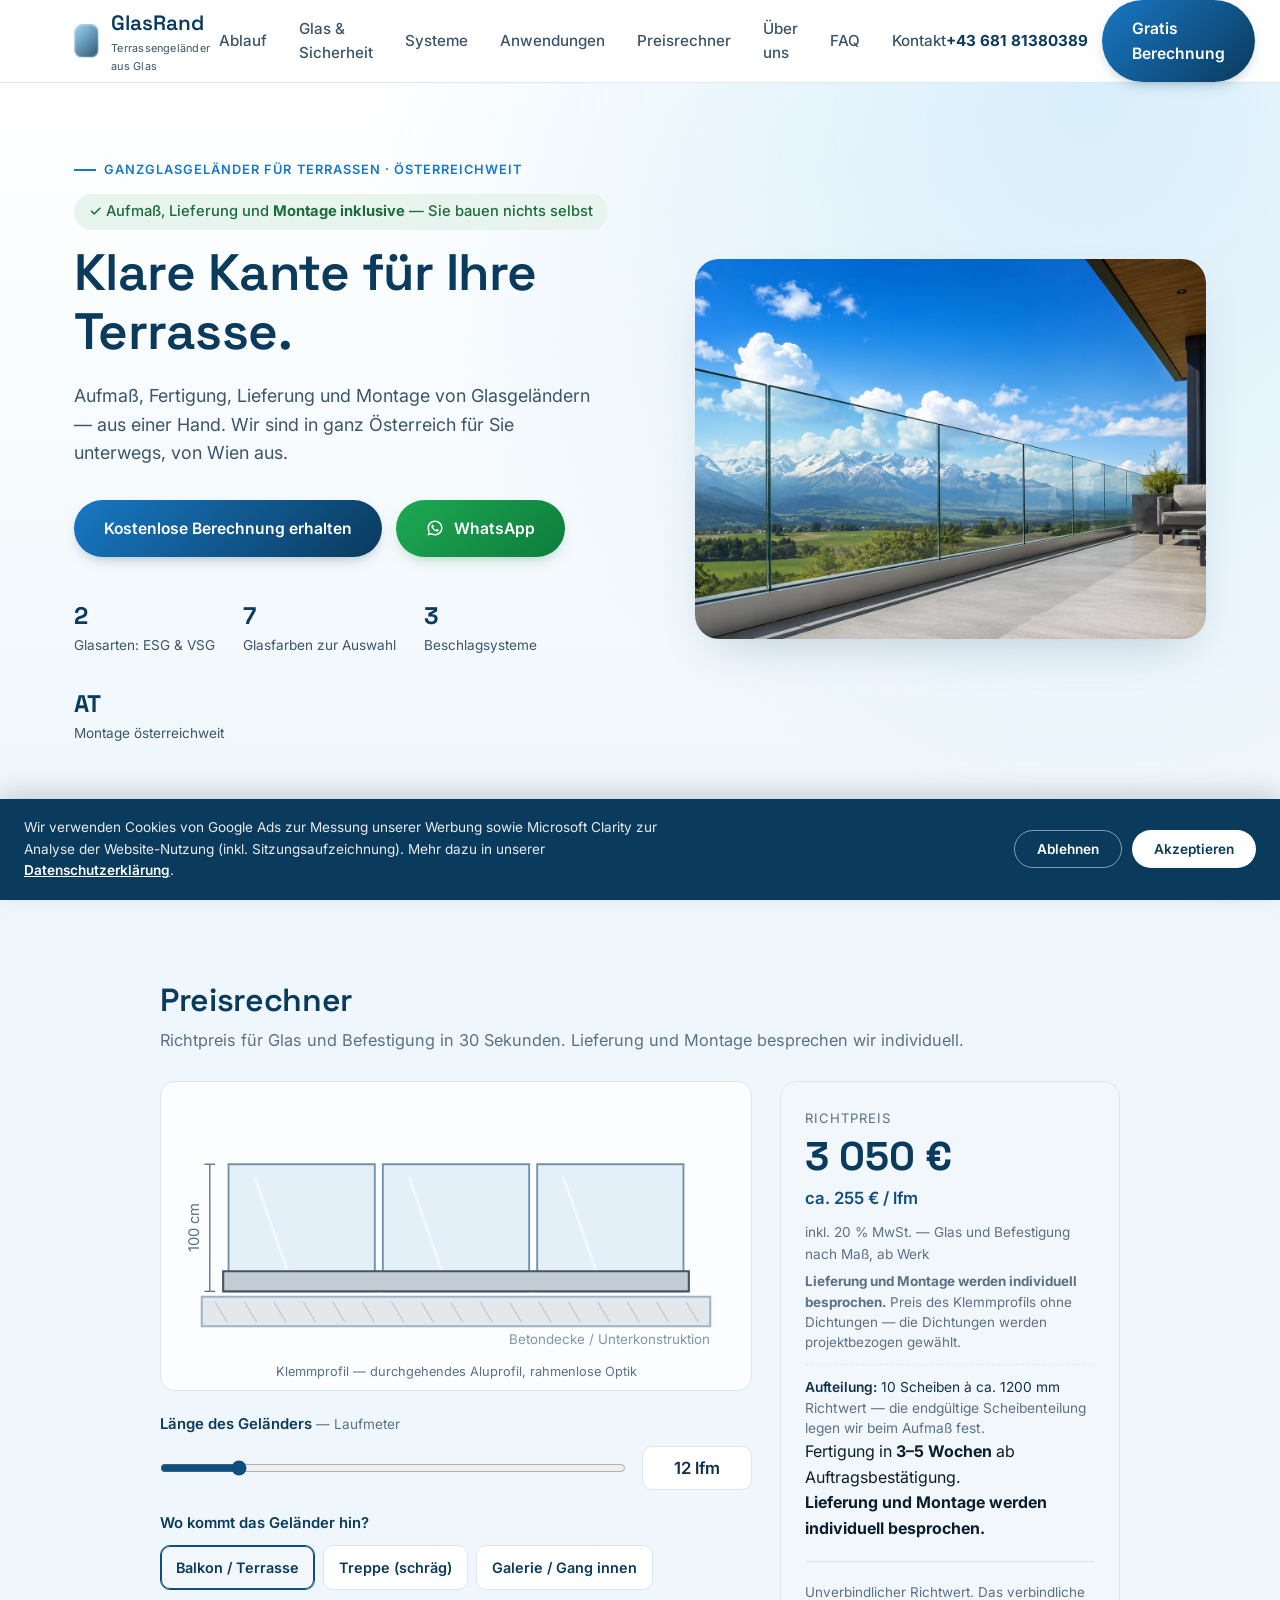
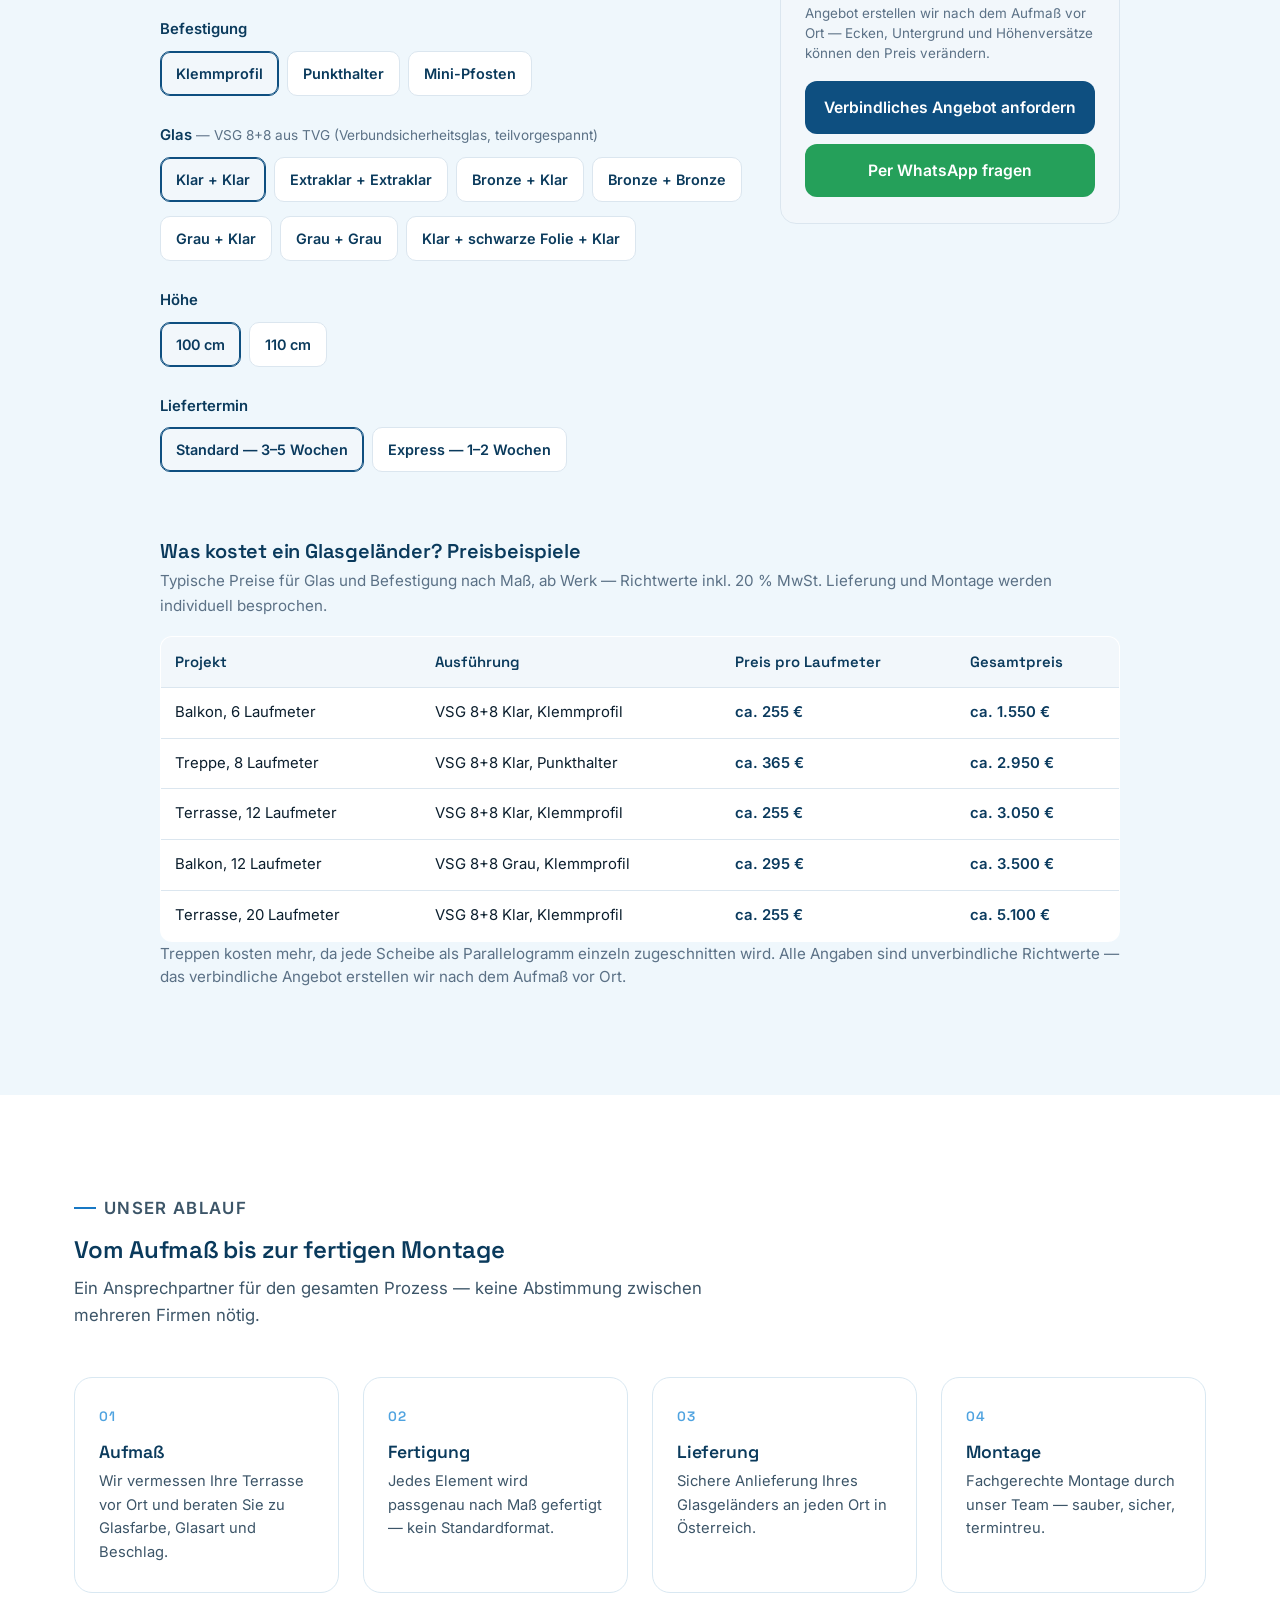
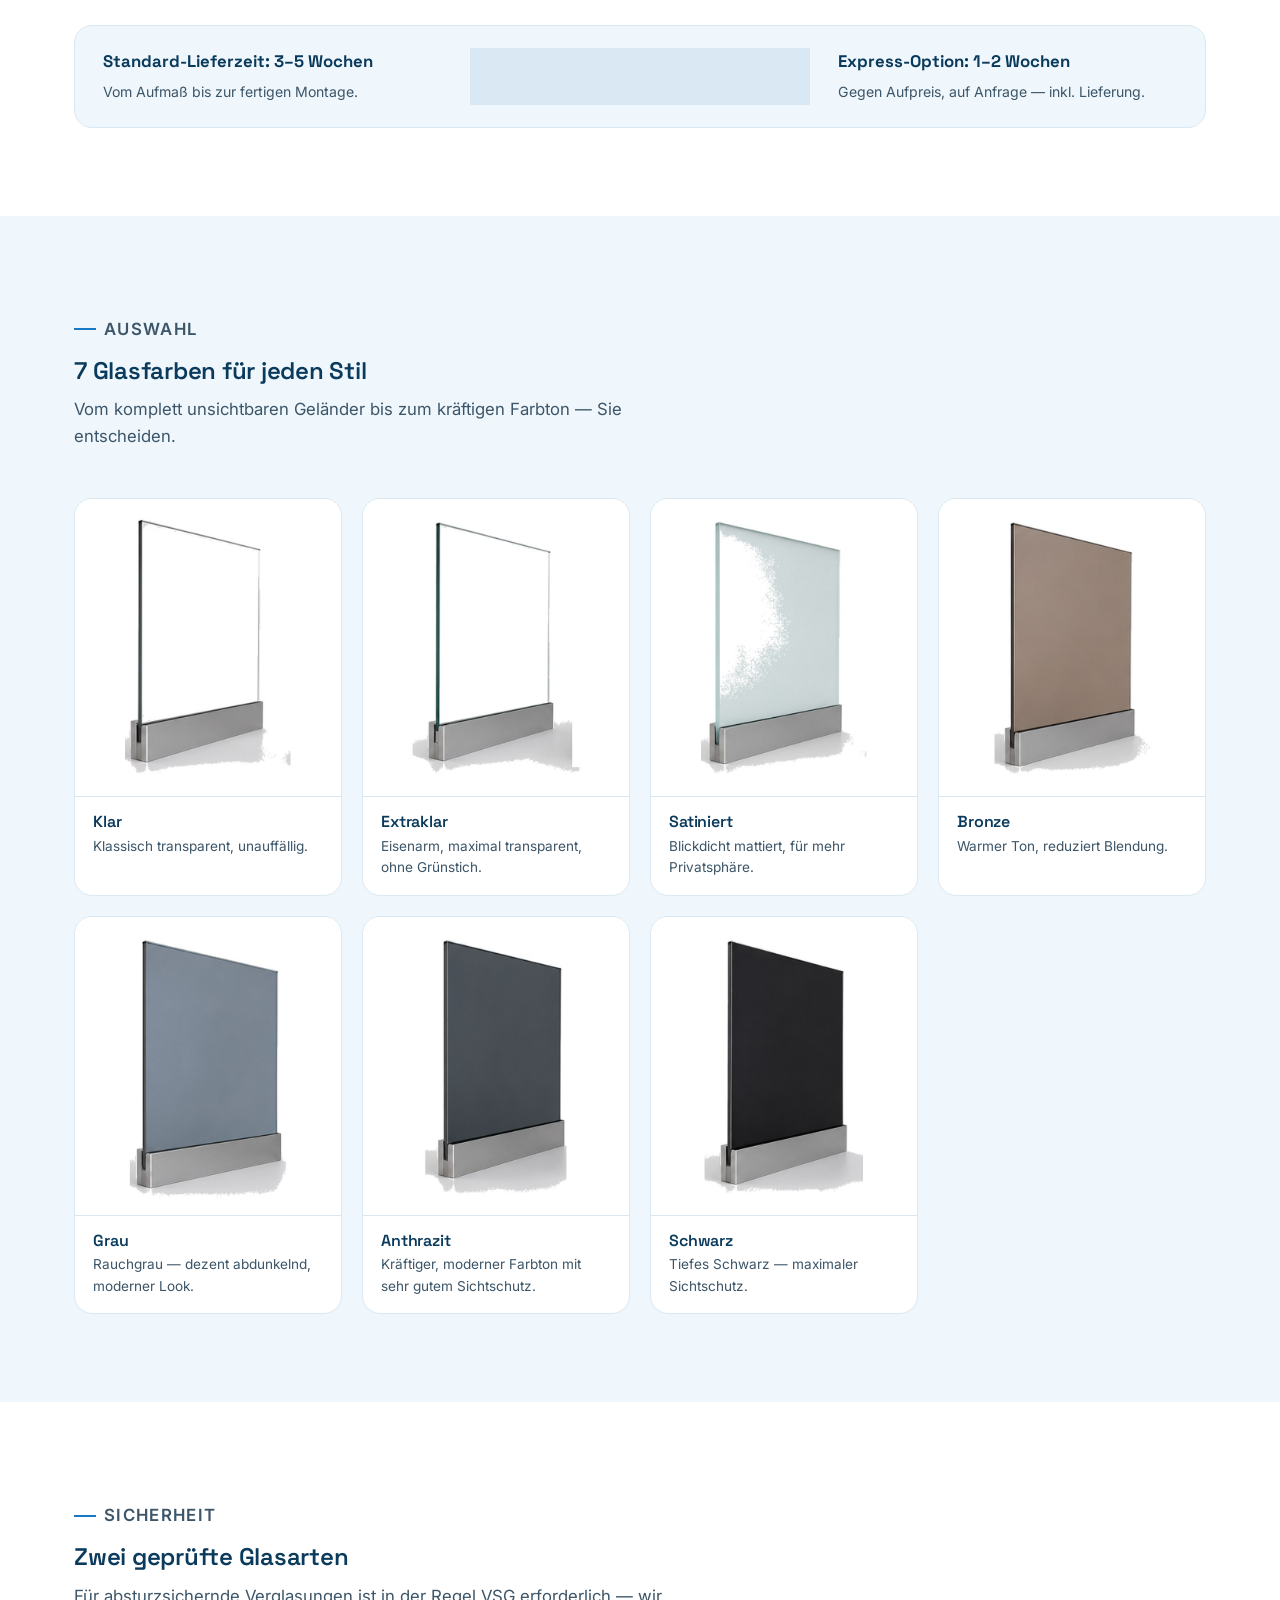
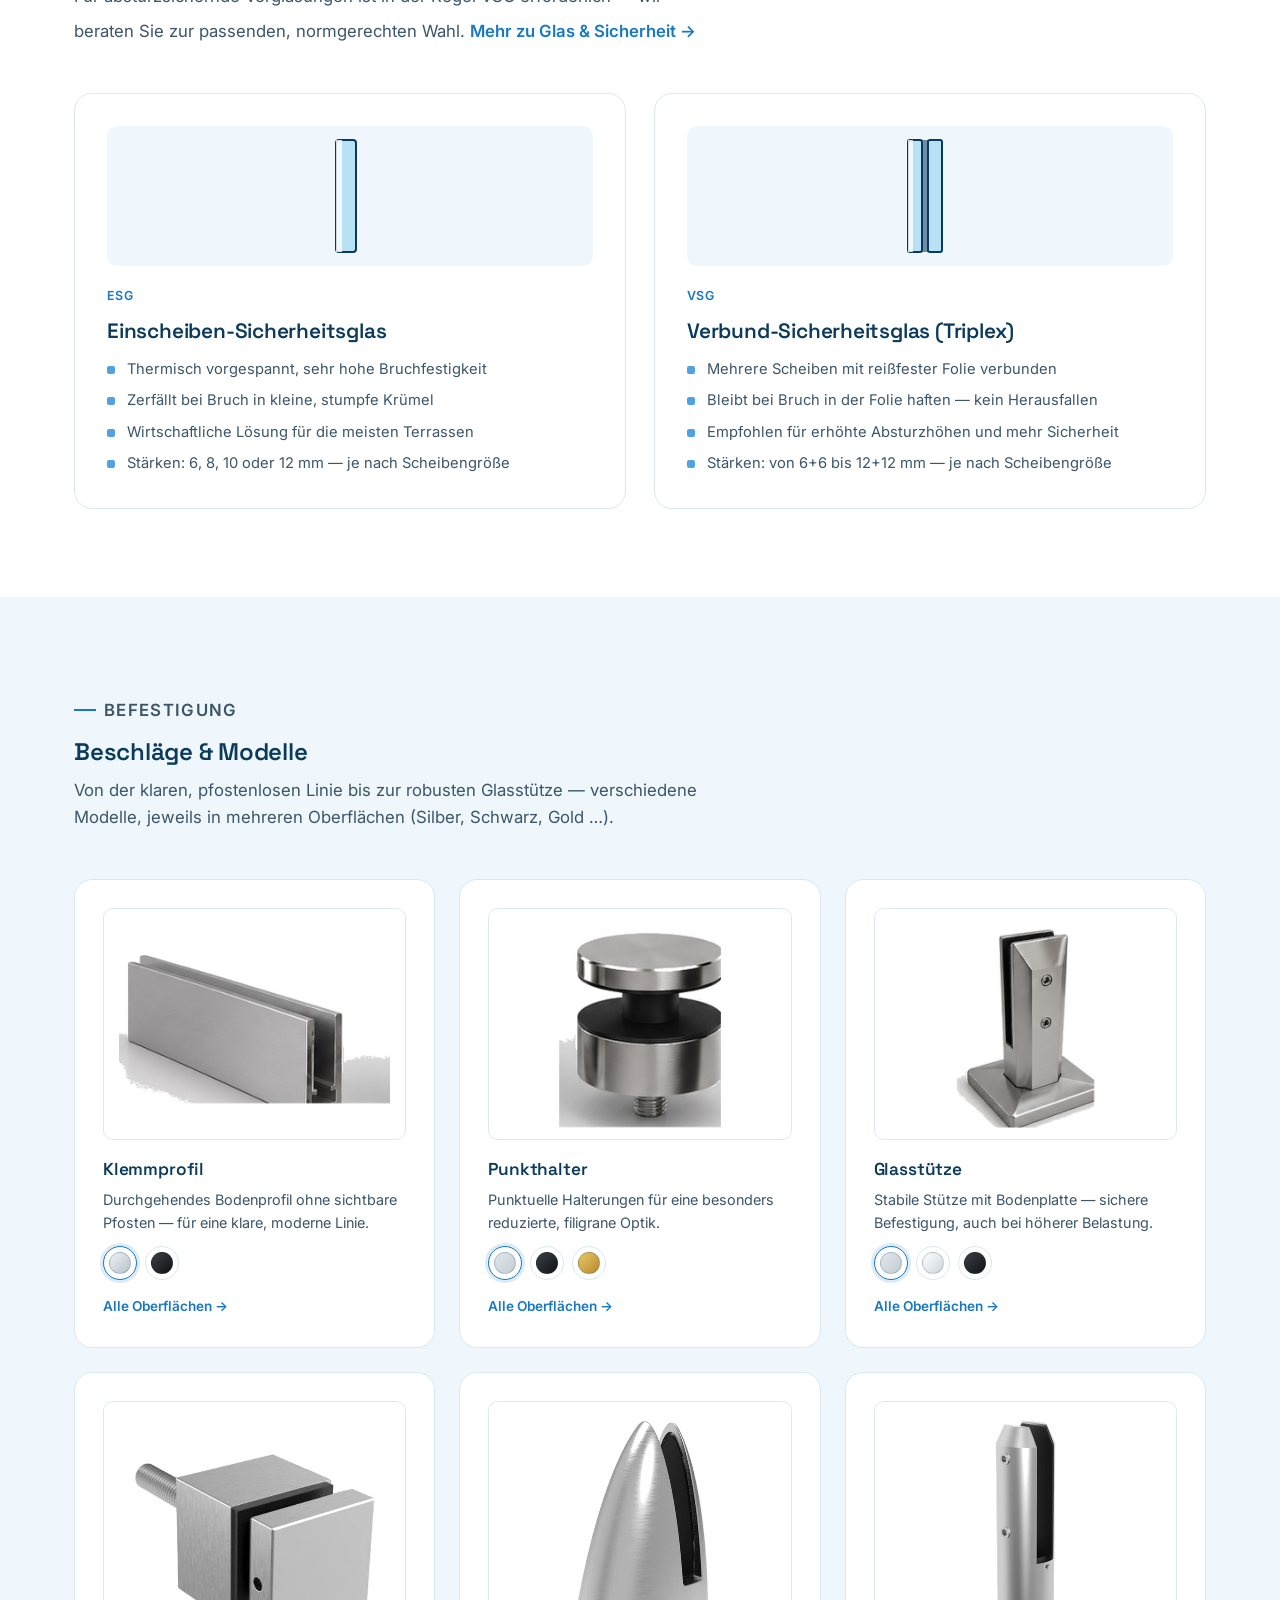
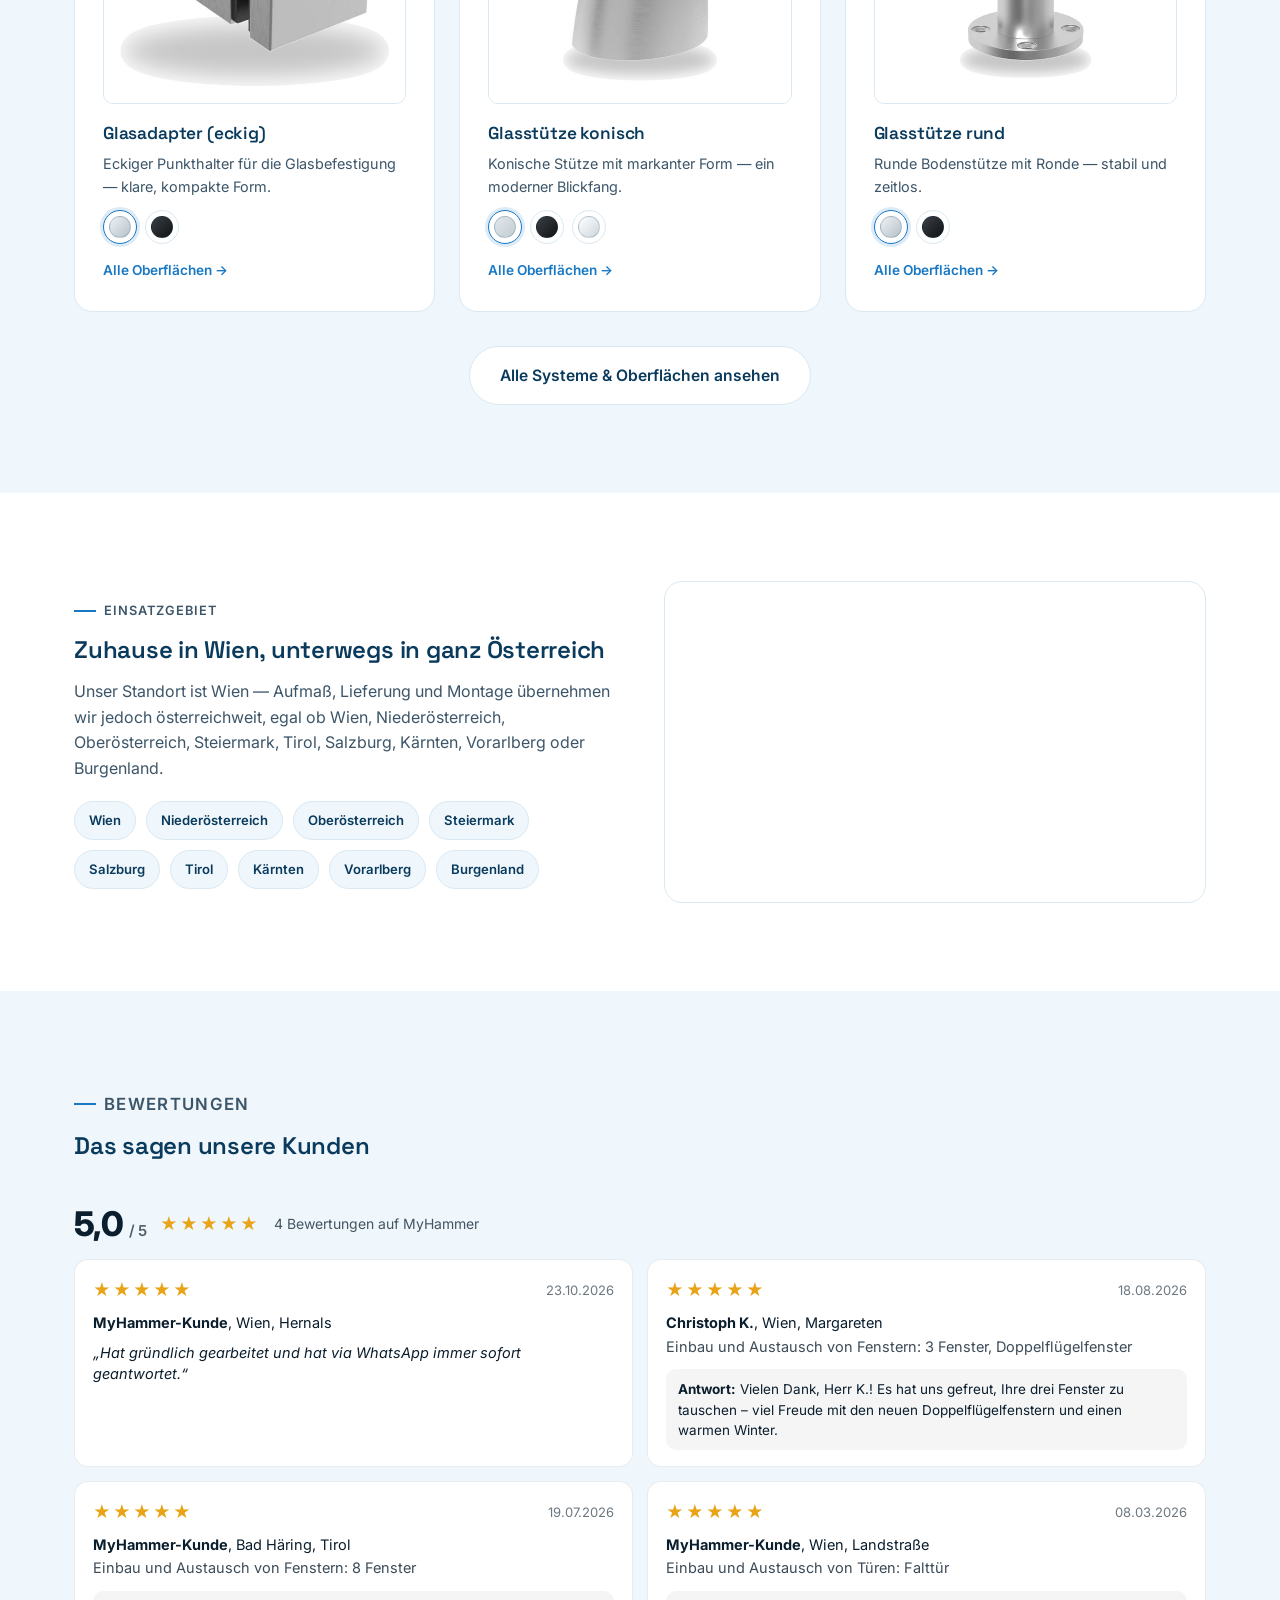
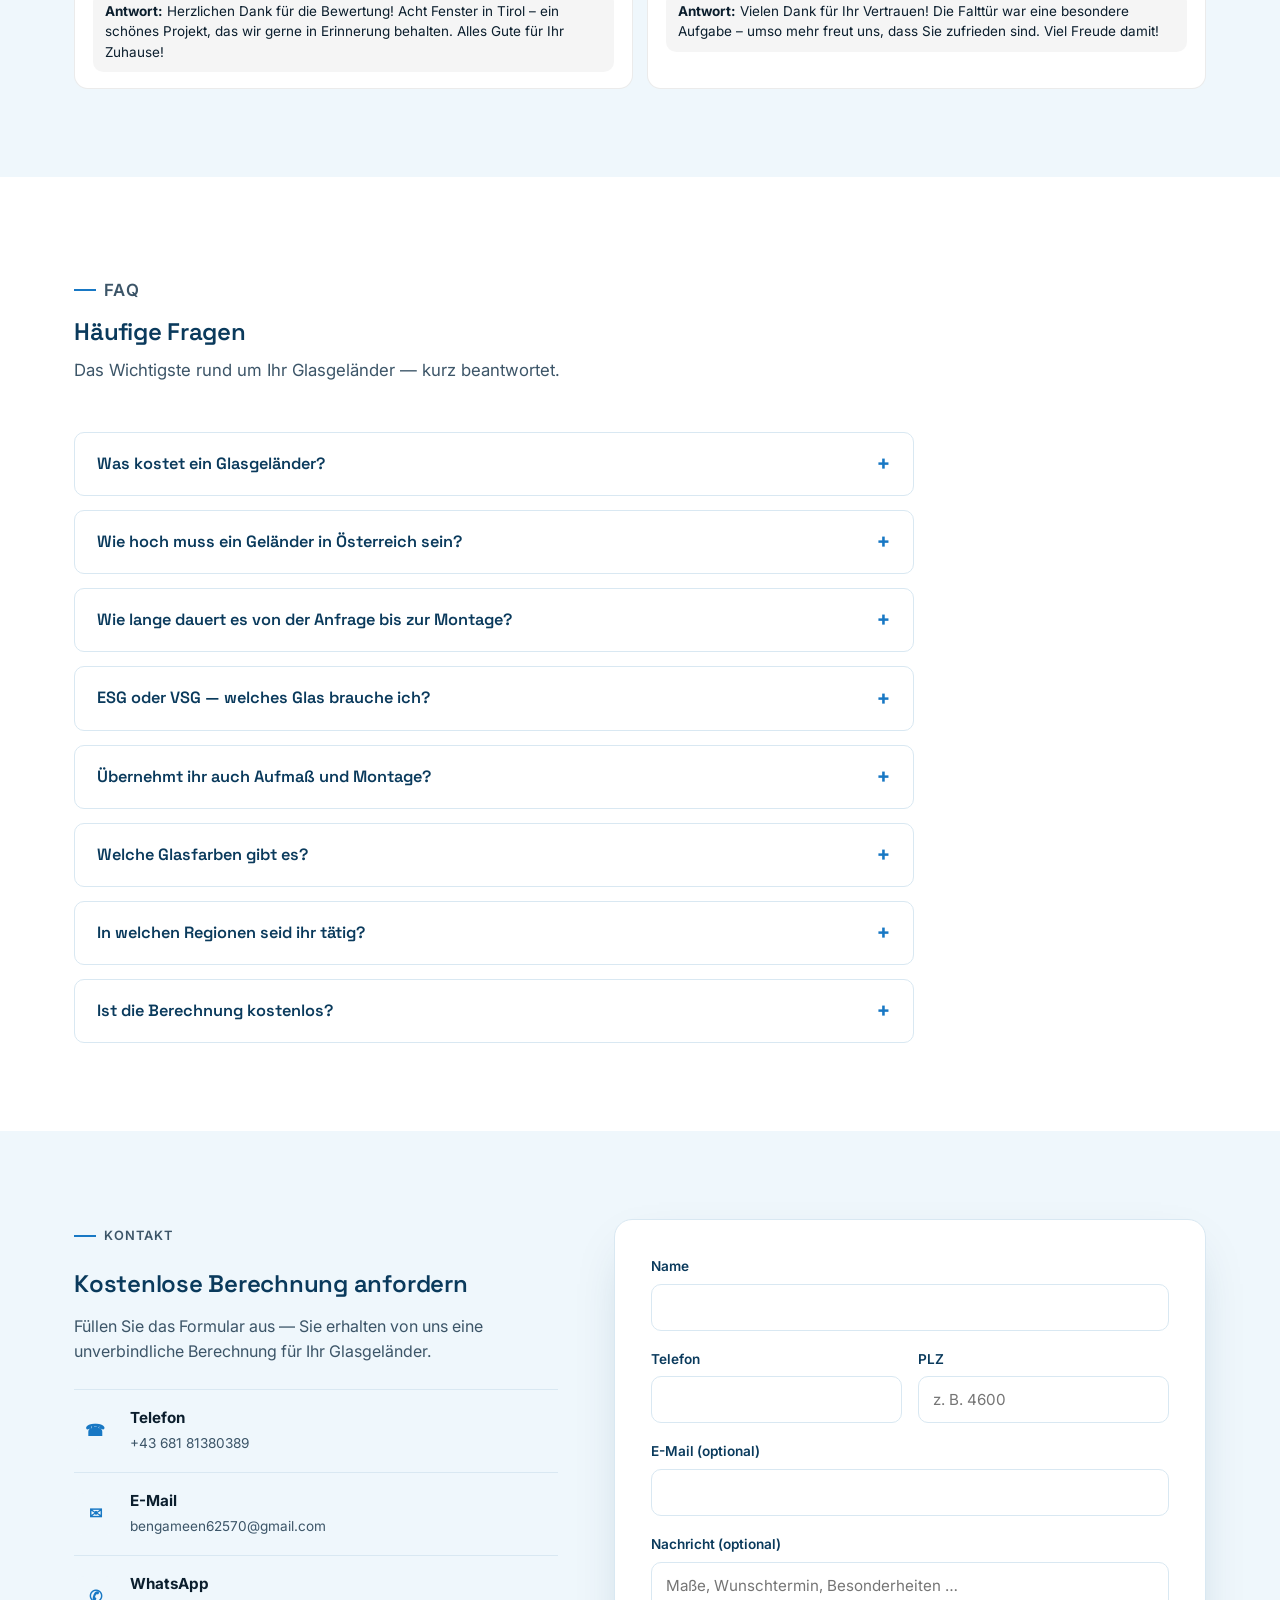
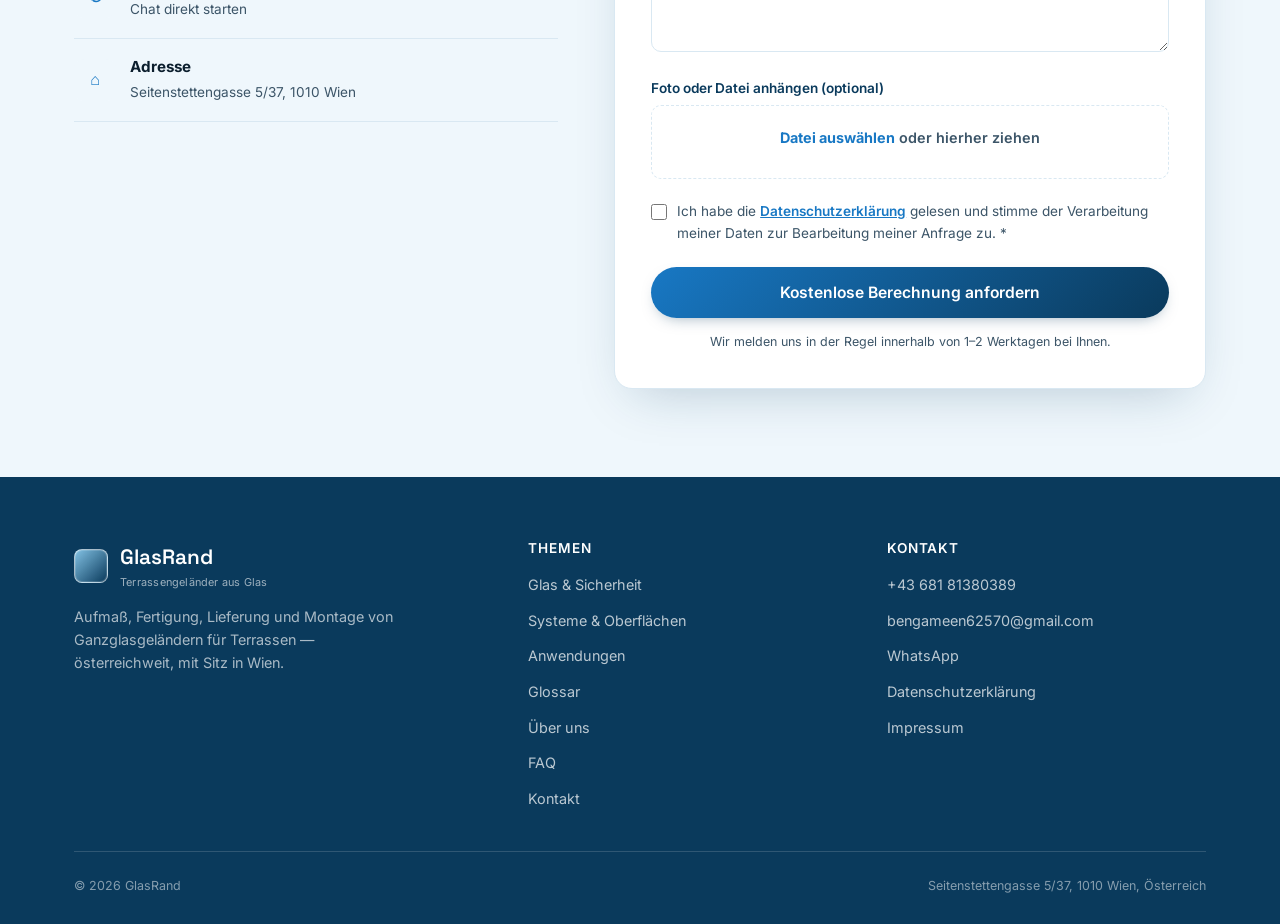
<file: index.html>
<!DOCTYPE html>
<html lang="de">
<head>
<meta charset="UTF-8">
<!-- Google Consent Mode v2 (Standard: abgelehnt, bis Nutzer zustimmt) -->
<script>
  window.dataLayer = window.dataLayer || [];
  function gtag(){dataLayer.push(arguments);}
  gtag('consent', 'default', {
    'ad_storage': 'denied',
    'ad_user_data': 'denied',
    'ad_personalization': 'denied',
    'analytics_storage': 'denied'
  });
</script>
<!-- Google tag (gtag.js) -->
<script async src="https://www.googletagmanager.com/gtag/js?id=AW-17923302542"></script>
<script>
  window.dataLayer = window.dataLayer || [];
  function gtag(){dataLayer.push(arguments);}
  gtag('js', new Date());

  gtag('config', 'AW-17923302542');
</script>

<link rel="canonical" href="https://glasrand.at/">
<meta name="viewport" content="width=device-width, initial-scale=1.0">
<title>GlasRand — Terrassengeländer aus Glas | Österreichweit</title>
<meta name="description" content="Aufmaß, Fertigung, Lieferung und Montage von Ganzglasgeländern für Terrassen. Österreichweit, aus Wien. Kostenlose Berechnung anfordern.">

<!-- Favicon -->
<link rel="icon" type="image/svg+xml" href="favicon.svg">
<link rel="icon" type="image/png" sizes="32x32" href="favicon-32.png">
<link rel="apple-touch-icon" href="apple-touch-icon.png">
<link rel="icon" href="favicon.ico" sizes="any">

<!-- Open Graph / Social -->
<meta property="og:type" content="website">
<meta property="og:site_name" content="GlasRand">
<meta property="og:locale" content="de_AT">
<meta property="og:title" content="GlasRand — Terrassengeländer aus Glas | Österreichweit">
<meta property="og:description" content="Aufmaß, Fertigung, Lieferung und Montage von Ganzglasgeländern für Terrassen. Österreichweit, aus Wien. Kostenlose Berechnung anfordern.">
<meta property="og:url" content="https://glasrand.at/">
<meta property="og:image" content="https://glasrand.at/img/og-image.jpg">
<meta property="og:image:width" content="1200">
<meta property="og:image:height" content="630">
<meta name="twitter:card" content="summary_large_image">
<meta name="twitter:title" content="GlasRand — Terrassengeländer aus Glas">
<meta name="twitter:description" content="Ganzglasgeländer für Terrassen — Aufmaß, Fertigung, Montage. Österreichweit, aus Wien.">
<meta name="twitter:image" content="https://glasrand.at/img/og-image.jpg">

<!-- LocalBusiness structured data -->
<script type="application/ld+json">
{
  "@context": "https://schema.org",
  "@type": "HomeAndConstructionBusiness",
  "@id": "https://glasrand.at/#business",
  "name": "GlasRand",
  "legalName": "Veniamin Kononenko e.U.",
  "image": "https://glasrand.at/img/hero-terrasse.jpg",
  "url": "https://glasrand.at/",
  "telephone": "+4368181380389",
  "email": "bengameen62570@gmail.com",
  "description": "Aufmaß, Fertigung, Lieferung und Montage von Ganzglasgeländern für Terrasse, Balkon und Treppe — österreichweit, mit Sitz in Wien.",
  "address": {
    "@type": "PostalAddress",
    "streetAddress": "Seitenstettengasse 5/37",
    "postalCode": "1010",
    "addressLocality": "Wien",
    "addressCountry": "AT"
  },
  "areaServed": { "@type": "Country", "name": "Österreich" },
  "vatID": "ATU83265958",
  "priceRange": "ab 250 EUR pro Laufmeter (Glas und Befestigung ab Werk)",
  "knowsAbout": [
    "Ganzglasgeländer",
    "Terrassengeländer aus Glas",
    "Balkongeländer aus Glas",
    "Treppengeländer aus Glas",
    "VSG Verbund-Sicherheitsglas",
    "ESG Einscheiben-Sicherheitsglas",
    "Absturzsicherung nach OIB-Richtlinie 4"
  ],
  "makesOffer": [
    { "@type": "Offer", "itemOffered": { "@type": "Service",
      "name": "Glasgeländer inkl. Aufmaß, Fertigung, Lieferung und Montage" } },
    { "@type": "Offer", "itemOffered": { "@type": "Service",
      "name": "Lieferung von Glas, Klemmprofilen und Punkthaltern ohne Montage" } }
  ]
}
</script>

<link rel="preconnect" href="https://fonts.googleapis.com">
<link rel="preconnect" href="https://fonts.gstatic.com" crossorigin>
<link href="https://fonts.googleapis.com/css2?family=Space+Grotesk:wght@500;600;700&family=Inter:wght@400;500;600;700&display=swap" rel="stylesheet">
<link rel="stylesheet" href="style.css">
<style>
  /* Fix: Telefonnummer im Header nicht umbrechen */
  .header-phone{white-space:nowrap;}
  .header-phone strong{white-space:nowrap;letter-spacing:0;}
  @media (max-width:1450px){ .header-phone span{display:none;} }
  @media (max-width:1250px){ .header-phone{display:none;} }
  /* Preisbeispiele-Tabelle (statisch, auch für Suchmaschinen lesbar) */
  .preis-beispiele{margin-top:40px;}
  .preis-beispiele h3{font-family:'Space Grotesk',sans-serif;font-size:1.25rem;margin:0 0 6px;color:#0a3a5c;}
  .preis-beispiele > p{color:#5b7186;font-size:.95rem;margin:0 0 18px;}
  .preis-tab{width:100%;border-collapse:collapse;border:1px solid #dbe6ef;border-radius:12px;overflow:hidden;background:#fff;}
  .preis-tab th,.preis-tab td{text-align:left;padding:13px 14px;border-bottom:1px solid #dbe6ef;font-size:.93rem;}
  .preis-tab th{background:#f2f7fb;font-family:'Space Grotesk',sans-serif;color:#0a3a5c;font-weight:600;}
  .preis-tab tr:last-child td{border-bottom:none;}
  .preis-tab td:last-child,.preis-tab td:nth-last-child(2){white-space:nowrap;font-weight:600;color:#0a3a5e;}
  .preis-hinweis{font-size:.85rem;color:#5b7186;margin-top:14px;line-height:1.55;}
  @media (max-width:620px){
    .preis-tab th:nth-child(3),.preis-tab td:nth-child(3){display:none;}
    .preis-tab th,.preis-tab td{padding:11px 10px;font-size:.88rem;}
  }
  /* Badge: Montage inklusive */
  .montage-badge{display:inline-block;margin:0 0 14px;padding:8px 15px;border-radius:999px;
    background:#e8f5ee;color:#1c6b40;font-size:.92rem;font-weight:500;line-height:1.35;}
  .montage-badge strong{font-weight:700;}

#rechner{
  --cblue:#0e4f80; --cblue-dark:#0a3a5e; --cink:#12304a; --cmuted:#5b7186;
  --cline:#dbe6ef; --cbg:#f2f7fb; --cgreen:#25a05a;
}
#rechner *{box-sizing:border-box;}
#rechner .calc{max-width:960px;margin:0 auto;}#rechner .calc h2{font-family:'Space Grotesk',sans-serif;font-size:2rem;margin:0 0 8px;}#rechner .calc .lead{color:var(--cmuted);margin:0 0 28px;font-size:1.02rem;}#rechner .calc-grid{display:grid;grid-template-columns:minmax(0,1fr) 340px;gap:28px;align-items:start;}#rechner .calc-grid > *{min-width:0;}#rechner .len-row input[type=range]{min-width:0;}#rechner .opt span{max-width:100%;}
  @media (max-width:860px){#rechner .calc-grid{grid-template-columns:minmax(0,1fr);} #rechner .result{position:static;} #rechner .result .sum{font-size:2.1rem;} #rechner .opt span{padding:9px 12px;font-size:.86rem;}}#rechner .field{margin-bottom:22px;}#rechner .field > label{display:block;font-weight:600;font-size:.93rem;margin-bottom:9px;}#rechner .hint{font-weight:400;color:var(--cmuted);font-size:.85rem;}#rechner .opts{display:flex;flex-wrap:wrap;gap:8px;}#rechner .opt{position:relative;}#rechner .opt input{position:absolute;opacity:0;width:0;height:0;}#rechner .opt span{display:block;padding:10px 15px;border:1.5px solid var(--cline);border-radius:10px;
            cursor:pointer;font-size:.9rem;background:#fff;transition:.15s;user-select:none;}#rechner .opt input:checked + span{border-color:var(--cblue);background:var(--cbg);
            color:var(--cblue-dark);font-weight:600;box-shadow:0 0 0 1px var(--cblue) inset;}#rechner .opt span:hover{border-color:#b9cfe0;}#rechner .len-row{display:flex;align-items:center;gap:16px;}#rechner .len-row input[type=range]{flex:1;accent-color:var(--cblue);}#rechner .len-box{width:110px;padding:11px 12px;border:1.5px solid var(--cline);border-radius:10px;
           font-size:1.05rem;font-weight:600;font-family:'Inter',sans-serif;color:var(--cink);text-align:center;}#rechner .result{background:var(--cbg);border:1px solid var(--cline);border-radius:16px;padding:26px 24px;
          position:sticky;top:20px;}#rechner .result .cap{font-size:.82rem;text-transform:uppercase;letter-spacing:.08em;color:var(--cmuted);margin-bottom:6px;}#rechner .result .sum{font-family:'Space Grotesk',sans-serif;font-size:2.5rem;font-weight:700;color:var(--cblue-dark);line-height:1.1;}#rechner .result .per{font-size:1.05rem;color:var(--cblue);font-weight:600;margin-top:6px;}#rechner .result .vat{font-size:.85rem;color:var(--cmuted);margin-top:10px;}#rechner .result .aufteilung{font-size:.86rem;color:var(--cink);line-height:1.5;margin-top:12px;padding-top:12px;border-top:1px dashed var(--cline);}#rechner .result .aufteilung b{font-weight:600;}#rechner .result .aufteilung .sub{color:var(--cmuted);}#rechner .result hr{border:none;border-top:1px solid var(--cline);margin:20px 0;}#rechner .result .note{font-size:.84rem;color:var(--cmuted);line-height:1.5;}#rechner .btn-cta{display:block;text-align:center;margin-top:18px;padding:14px;border-radius:12px;
           background:var(--cblue);color:#fff;text-decoration:none;font-weight:600;font-size:.98rem;}#rechner .btn-cta:hover{background:var(--cblue-dark);}#rechner .btn-wa{display:block;text-align:center;margin-top:10px;padding:14px;border-radius:12px;
          background:var(--cgreen);color:#fff;text-decoration:none;font-weight:600;font-size:.98rem;}#rechner .viz{border:1px solid var(--cline);border-radius:14px;background:#fbfdff;padding:14px 14px 8px;margin-bottom:22px;}#rechner .viz-cap{font-size:.8rem;color:var(--cmuted);text-align:center;margin-top:4px;}#rechner .explain{background:var(--cbg);border-left:3px solid var(--cblue);border-radius:0 10px 10px 0;
           padding:13px 16px;margin-top:10px;font-size:.88rem;line-height:1.55;color:var(--cink);}#rechner .explain b{color:var(--cblue-dark);}#rechner .explain .no{color:var(--cmuted);}#rechner .breakdown{margin-top:26px;font-size:.88rem;border-top:1px solid var(--cline);padding-top:16px;}#rechner .breakdown summary{cursor:pointer;font-weight:600;color:var(--cblue);}#rechner .breakdown table{width:100%;border-collapse:collapse;margin-top:12px;}#rechner .breakdown td{padding:5px 0;color:var(--cmuted);}#rechner .breakdown td:last-child{text-align:right;color:var(--cink);font-weight:500;}

</style>
</head>
<body>

<div class="pdock" id="pdock">
  <div class="pd-sum"><span>Richtpreis</span><b id="pdock-price">—</b></div>
  <a class="btn-cta pd-btn" id="pdock-btn" href="#kontakt">Angebot anfordern</a>
</div>
<div class="cookie-banner hidden" id="cookie-banner">
  <p>Wir verwenden Cookies von Google Ads zur Messung unserer Werbung sowie Microsoft Clarity zur Analyse der Website-Nutzung (inkl. Sitzungsaufzeichnung). Mehr dazu in unserer <a href="datenschutz.html">Datenschutzerklärung</a>.</p>
  <div class="cookie-actions">
    <button class="btn-cookie btn-cookie-decline" id="cookie-decline">Ablehnen</button>
    <button class="btn-cookie btn-cookie-accept" id="cookie-accept">Akzeptieren</button>
  </div>
</div>


<header class="site-header">
  <div class="container header-inner">
    <a href="#top" class="logo">
      <span class="logo-mark"></span>
      <span>GlasRand<small>Terrassengeländer aus Glas</small></span>
    </a>

    <nav class="nav-links" id="navLinks">
      <a href="#leistungen">Ablauf</a>
      <a href="glas.html">Glas &amp; Sicherheit</a>
      <a href="systeme.html">Systeme</a>
      <a href="anwendungen.html">Anwendungen</a>
      <a href="#rechner">Preisrechner</a>
      <a href="ueber-uns.html">Über uns</a>
      <a href="#faq">FAQ</a>
      <a href="#kontakt">Kontakt</a>
    </nav>

    <div class="header-actions">
      <a href="tel:+4368181380389" class="header-phone">
        <span>Anrufen</span>
        <strong>+43 681 81380389</strong>
      </a>
      <a href="#rechner" class="btn btn-primary"><span>Gratis Berechnung</span></a>
      <button class="nav-toggle" id="navToggle" aria-label="Menü öffnen" aria-expanded="false">
        <span></span><span></span><span></span>
      </button>
    </div>
  </div>
</header>

<main id="top">

  <!-- HERO -->
  <section class="hero">
    <div class="container hero-grid">
      <div>
        <p class="eyebrow">Ganzglasgeländer für Terrassen · Österreichweit</p>
        <p class="montage-badge">✓ Aufmaß, Lieferung und <strong>Montage inklusive</strong> — Sie bauen nichts selbst</p>
        <h1>Klare Kante für Ihre Terrasse.</h1>
        <p class="hero-lead">Aufmaß, Fertigung, Lieferung und Montage von Glasgeländern — aus einer Hand. Wir sind in ganz Österreich für Sie unterwegs, von Wien aus.</p>
        <div class="hero-cta">
          <a href="#kontakt" class="btn btn-primary"><span>Kostenlose Berechnung erhalten</span></a>
          <a href="https://wa.me/4368181380389" target="_blank" rel="noopener" class="btn btn-whatsapp">
            <svg width="18" height="18" viewBox="0 0 24 24" fill="#fff"><path d="M12 2C6.48 2 2 6.48 2 12c0 1.85.5 3.58 1.38 5.07L2 22l5.06-1.33A9.94 9.94 0 0 0 12 22c5.52 0 10-4.48 10-10S17.52 2 12 2zm0 18c-1.6 0-3.1-.44-4.38-1.2l-.31-.18-3.01.79.8-2.94-.2-.3A7.94 7.94 0 0 1 4 12c0-4.41 3.59-8 8-8s8 3.59 8 8-3.59 8-8 8zm4.38-5.98c-.24-.12-1.42-.7-1.64-.78-.22-.08-.38-.12-.54.12-.16.24-.62.78-.76.94-.14.16-.28.18-.52.06-.24-.12-1-.37-1.9-1.17-.7-.62-1.18-1.39-1.32-1.63-.14-.24-.01-.36.1-.48.11-.11.24-.28.36-.42.12-.14.16-.24.24-.4.08-.16.04-.3-.02-.42-.06-.12-.54-1.3-.74-1.78-.2-.47-.4-.4-.54-.41h-.46c-.16 0-.42.06-.64.3-.22.24-.84.82-.84 2s.86 2.32.98 2.48c.12.16 1.7 2.6 4.12 3.64.58.25 1.03.4 1.38.51.58.18 1.11.16 1.53.1.47-.07 1.42-.58 1.62-1.14.2-.56.2-1.04.14-1.14-.06-.1-.22-.16-.46-.28z"/></svg>
            <span>WhatsApp</span>
          </a>
        </div>
        <div class="hero-trust">
          <div><strong>2</strong>Glasarten: ESG &amp; VSG</div>
          <div><strong>7</strong>Glasfarben zur Auswahl</div>
          <div><strong>3</strong>Beschlagsysteme</div>
          <div><strong>AT</strong>Montage österreichweit</div>
        </div>
      </div>

      <div class="hero-scene">
        <img src="img/hero-terrasse.jpg" alt="Terrasse mit Ganzglasgeländer und Blick auf die verschneiten Berge" width="1400" height="930" fetchpriority="high">
      </div>
    </div>
  </section>

  <!-- TRUST BAR -->
  <section class="trust-bar" aria-label="Vorteile im Überblick">
    <div class="container trust-inner">
      <div class="trust-item"><span class="trust-ic" aria-hidden="true">✓</span><div><strong>Kostenloses Aufmaß</strong><span>inkl. Beratung vor Ort</span></div></div>
      <div class="trust-item"><span class="trust-ic" aria-hidden="true">✓</span><div><strong>ESG &amp; VSG geprüft</strong><span>zertifiziertes Sicherheitsglas</span></div></div>
      <div class="trust-item"><span class="trust-ic" aria-hidden="true">✓</span><div><strong>Alles aus einer Hand</strong><span>Aufmaß, Fertigung &amp; Montage</span></div></div>
      <div class="trust-item"><span class="trust-ic" aria-hidden="true">✓</span><div><strong>Österreichweit</strong><span>im Einsatz, von Wien aus</span></div></div>
    </div>
  </section>

  <section id="rechner" class="section-alt">
    <div class="container">
<div class="calc">
  <h2>Preisrechner</h2>
  <p class="lead">Richtpreis für Glas und Befestigung in 30 Sekunden. Lieferung und Montage besprechen wir individuell.</p>

  <div class="calc-grid">
    <div>

      <div class="viz">
        <svg id="viz" viewBox="0 0 420 190" xmlns="http://www.w3.org/2000/svg" style="width:100%;height:auto;"></svg>
        <div class="viz-cap" id="vizCap"></div>
      </div>

      <div class="field">
        <label>Länge des Geländers <span class="hint">— Laufmeter</span></label>
        <div class="len-row">
          <input type="range" id="len" min="3" max="60" step="0.5" value="12">
          <input type="text" class="len-box" id="lenBox" value="12 lfm" readonly>
        </div>
      </div>

      <div class="field">
        <label>Wo kommt das Geländer hin?</label>
        <div class="opts" id="bereich">
          <label class="opt"><input type="radio" name="b" value="gerade" checked><span>Balkon / Terrasse</span></label>
          <label class="opt"><input type="radio" name="b" value="treppe"><span>Treppe (schräg)</span></label>
          <label class="opt"><input type="radio" name="b" value="galerie"><span>Galerie / Gang innen</span></label>
        </div>
      </div>

      <div class="field" id="schraegField" style="display:none;">
        <label>Davon schräg (Treppenlauf) <span class="hint">— Laufmeter im Gefälle</span></label>
        <div class="len-row">
          <input type="range" id="lenS" min="0" max="60" step="0.5" value="5">
          <input type="text" class="len-box" id="lenSBox" value="5 lfm" readonly>
        </div>
      </div>

      <div class="field">
        <label>Befestigung</label>
        <div class="opts" id="besch">
          <label class="opt"><input type="radio" name="f" value="profil" checked><span>Klemmprofil</span></label>
          <label class="opt"><input type="radio" name="f" value="punkt"><span>Punkthalter</span></label>
          <label class="opt"><input type="radio" name="f" value="pfosten"><span>Mini-Pfosten</span></label>
        </div>
      </div>

      <div class="field">
        <label>Glas <span class="hint">— VSG 8+8 aus TVG (Verbundsicherheitsglas, teilvorgespannt)</span></label>
        <div class="opts" id="glas">
          <label class="opt"><input type="radio" name="g" value="klar" checked><span>Klar + Klar</span></label>
          <label class="opt"><input type="radio" name="g" value="extra"><span>Extraklar + Extraklar</span></label>
          <label class="opt"><input type="radio" name="g" value="bronze1"><span>Bronze + Klar</span></label>
          <label class="opt"><input type="radio" name="g" value="bronze2"><span>Bronze + Bronze</span></label>
          <label class="opt"><input type="radio" name="g" value="grau1"><span>Grau + Klar</span></label>
          <label class="opt"><input type="radio" name="g" value="grau2"><span>Grau + Grau</span></label>
          <label class="opt"><input type="radio" name="g" value="schwarz"><span>Klar + schwarze Folie + Klar</span></label>
        </div>
      </div>

      <div class="field">
        <label>Höhe</label>
        <div class="opts" id="hoehe">
          <label class="opt"><input type="radio" name="h" value="1" checked><span>100 cm</span></label>
          <label class="opt"><input type="radio" name="h" value="1.1"><span>110 cm</span></label>
        </div>
      </div>

      <div class="field">
        <label>Liefertermin</label>
        <div class="opts" id="termin">
          <label class="opt"><input type="radio" name="t" value="standard" checked><span>Standard — 3–5 Wochen</span></label>
          <label class="opt"><input type="radio" name="t" value="express"><span>Express — 1–2 Wochen</span></label>
        </div>
      </div>

    </div>

    <input type="hidden" name="m" value="material"><input type="hidden" name="r" value="">
    <div class="result" data-clarity-unmask="true">
      <div class="cap">Richtpreis</div>
      <div class="sum" id="sum">—</div>
      <div class="per" id="per">—</div>
      <div class="vat">inkl. 20 % MwSt. — Glas und Befestigung nach Maß, ab Werk</div>
      <div class="note" style="margin-top:6px"><b>Lieferung und Montage werden individuell besprochen.</b> Preis des Klemmprofils ohne Dichtungen — die Dichtungen werden projektbezogen gewählt.</div>
      <div class="aufteilung" id="aufteilung"></div>
      <div class="liefer" id="lieferInfo"></div>
      <hr>
      <div class="note">Unverbindlicher Richtwert. Das verbindliche Angebot erstellen wir nach dem Aufmaß vor Ort — Ecken, Untergrund und Höhenversätze können den Preis verändern.</div>
      <a class="btn-cta" href="#kontakt">Verbindliches Angebot anfordern</a>
      <a class="btn-wa" href="https://wa.me/4368181380389" target="_blank" rel="noopener">Per WhatsApp fragen</a>
    </div>

  </div>

  <div class="preis-beispiele">
    <h3>Was kostet ein Glasgeländer? Preisbeispiele</h3>
    <p>Typische Preise für Glas und Befestigung nach Maß, ab Werk — Richtwerte inkl. 20 % MwSt. Lieferung und Montage werden individuell besprochen.</p>
    <table class="preis-tab">
      <thead>
        <tr><th>Projekt</th><th>Ausführung</th><th>Preis pro Laufmeter</th><th>Gesamtpreis</th></tr>
      </thead>
      <tbody>
        <tr><td>Balkon, 6 Laufmeter</td><td>VSG 8+8 Klar, Klemmprofil</td><td>ca. 255 €</td><td>ca. 1.550 €</td></tr>
        <tr><td>Treppe, 8 Laufmeter</td><td>VSG 8+8 Klar, Punkthalter</td><td>ca. 365 €</td><td>ca. 2.950 €</td></tr>
        <tr><td>Terrasse, 12 Laufmeter</td><td>VSG 8+8 Klar, Klemmprofil</td><td>ca. 255 €</td><td>ca. 3.050 €</td></tr>
        <tr><td>Balkon, 12 Laufmeter</td><td>VSG 8+8 Grau, Klemmprofil</td><td>ca. 295 €</td><td>ca. 3.500 €</td></tr>
        <tr><td>Terrasse, 20 Laufmeter</td><td>VSG 8+8 Klar, Klemmprofil</td><td>ca. 255 €</td><td>ca. 5.100 €</td></tr>
      </tbody>
    </table>
    <p class="preis-hinweis">Treppen kosten mehr, da jede Scheibe als Parallelogramm einzeln zugeschnitten wird. Alle Angaben sind unverbindliche Richtwerte — das verbindliche Angebot erstellen wir nach dem Aufmaß vor Ort.</p>
  </div>

</div>

    </div>
  </section>

  <!-- LEISTUNGEN / PROCESS -->
  <section id="leistungen">
    <div class="container">
      <div class="section-head">
        <p class="eyebrow">Unser Ablauf</p>
        <h2>Vom Aufmaß bis zur fertigen Montage</h2>
        <p>Ein Ansprechpartner für den gesamten Prozess — keine Abstimmung zwischen mehreren Firmen nötig.</p>
      </div>
      <div class="process-grid">
        <div class="process-card">
          <div class="process-num">01</div>
          <h3>Aufmaß</h3>
          <p>Wir vermessen Ihre Terrasse vor Ort und beraten Sie zu Glasfarbe, Glasart und Beschlag.</p>
        </div>
        <div class="process-card">
          <div class="process-num">02</div>
          <h3>Fertigung</h3>
          <p>Jedes Element wird passgenau nach Maß gefertigt — kein Standardformat.</p>
        </div>
        <div class="process-card">
          <div class="process-num">03</div>
          <h3>Lieferung</h3>
          <p>Sichere Anlieferung Ihres Glasgeländers an jeden Ort in Österreich.</p>
        </div>
        <div class="process-card">
          <div class="process-num">04</div>
          <h3>Montage</h3>
          <p>Fachgerechte Montage durch unser Team — sauber, sicher, termintreu.</p>
        </div>
      </div>

      <div class="lead-time-banner">
        <div>
          <strong>Standard-Lieferzeit: 3–5 Wochen</strong>
          <span>Vom Aufmaß bis zur fertigen Montage.</span>
        </div>
        <div class="lead-time-divider" aria-hidden="true"></div>
        <div>
          <strong>Express-Option: 1–2 Wochen</strong>
          <span>Gegen Aufpreis, auf Anfrage — inkl. Lieferung.</span>
        </div>
      </div>
    </div>
  </section>

  <!-- GLASFARBEN -->
  <section id="glasfarben" class="section-alt">
    <div class="container">
      <div class="section-head">
        <p class="eyebrow">Auswahl</p>
        <h2>7 Glasfarben für jeden Stil</h2>
        <p>Vom komplett unsichtbaren Geländer bis zum kräftigen Farbton — Sie entscheiden.</p>
      </div>
      <div class="swatch-grid">
        <div class="swatch">
          <div class="swatch-media"><img src="img/glas-klar.jpg" alt="Glasgeländer in Klarglas" width="680" height="760" loading="lazy"></div>
          <div class="swatch-info"><h3>Klar</h3><p>Klassisch transparent, unauffällig.</p></div>
        </div>
        <div class="swatch">
          <div class="swatch-media"><img src="img/glas-extraklar.jpg" alt="Glasgeländer in Extraklarglas, ohne Grünstich" width="680" height="760" loading="lazy"></div>
          <div class="swatch-info"><h3>Extraklar</h3><p>Eisenarm, maximal transparent, ohne Grünstich.</p></div>
        </div>
        <div class="swatch">
          <div class="swatch-media"><img src="img/glas-satiniert.jpg" alt="Glasgeländer in Satinato, mattiert" width="680" height="760" loading="lazy"></div>
          <div class="swatch-info"><h3>Satiniert</h3><p>Blickdicht mattiert, für mehr Privatsphäre.</p></div>
        </div>
        <div class="swatch">
          <div class="swatch-media"><img src="img/glas-bronze.jpg" alt="Glasgeländer in Bronze" width="680" height="760" loading="lazy"></div>
          <div class="swatch-info"><h3>Bronze</h3><p>Warmer Ton, reduziert Blendung.</p></div>
        </div>
        <div class="swatch">
          <div class="swatch-media"><img src="img/glas-grau.jpg" alt="Glasgeländer in Grau" width="680" height="760" loading="lazy"></div>
          <div class="swatch-info"><h3>Grau</h3><p>Rauchgrau — dezent abdunkelnd, moderner Look.</p></div>
        </div>
        <div class="swatch">
          <div class="swatch-media"><img src="img/glas-anthrazit.jpg" alt="Glasgeländer in Anthrazit" width="680" height="760" loading="lazy"></div>
          <div class="swatch-info"><h3>Anthrazit</h3><p>Kräftiger, moderner Farbton mit sehr gutem Sichtschutz.</p></div>
        </div>
        <div class="swatch">
          <div class="swatch-media"><img src="img/glas-schwarz.jpg" alt="Glasgeländer in Schwarz" width="680" height="760" loading="lazy"></div>
          <div class="swatch-info"><h3>Schwarz</h3><p>Tiefes Schwarz — maximaler Sichtschutz.</p></div>
        </div>
      </div>
    </div>
  </section>

  <!-- GLASARTEN -->
  <section id="glasarten">
    <div class="container">
      <div class="section-head">
        <p class="eyebrow">Sicherheit</p>
        <h2>Zwei geprüfte Glasarten</h2>
        <p>Für absturzsichernde Verglasungen ist in der Regel VSG erforderlich — wir beraten Sie zur passenden, normgerechten Wahl. <a href="glas.html" class="section-link" style="margin-top:8px">Mehr zu Glas &amp; Sicherheit →</a></p>
      </div>
      <div class="type-grid">
        <div class="type-card">
          <div class="type-visual">
            <svg viewBox="0 0 160 140" xmlns="http://www.w3.org/2000/svg" aria-hidden="true">
              <rect x="66" y="14" width="20" height="112" rx="3" fill="#8fd0f2" fill-opacity=".55" stroke="#0a3a5c" stroke-width="2"/>
              <rect x="66" y="14" width="6" height="112" fill="#ffffff" fill-opacity=".8"/>
            </svg>
          </div>
          <span class="type-tag">ESG</span>
          <h3>Einscheiben-Sicherheitsglas</h3>
          <ul>
            <li>Thermisch vorgespannt, sehr hohe Bruchfestigkeit</li>
            <li>Zerfällt bei Bruch in kleine, stumpfe Krümel</li>
            <li>Wirtschaftliche Lösung für die meisten Terrassen</li>
            <li>Stärken: 6, 8, 10 oder 12 mm — je nach Scheibengröße</li>
          </ul>
        </div>
        <div class="type-card vsg">
          <div class="type-visual">
            <svg viewBox="0 0 160 140" xmlns="http://www.w3.org/2000/svg" aria-hidden="true">
              <rect x="58" y="14" width="14" height="112" rx="2" fill="#8fd0f2" fill-opacity=".55" stroke="#0a3a5c" stroke-width="2"/>
              <rect x="72" y="14" width="6" height="112" fill="#0a3a5c" fill-opacity=".55"/>
              <rect x="78" y="14" width="14" height="112" rx="2" fill="#8fd0f2" fill-opacity=".55" stroke="#0a3a5c" stroke-width="2"/>
              <rect x="58" y="14" width="5" height="112" fill="#ffffff" fill-opacity=".8"/>
            </svg>
          </div>
          <span class="type-tag">VSG</span>
          <h3>Verbund-Sicherheitsglas (Triplex)</h3>
          <ul>
            <li>Mehrere Scheiben mit reißfester Folie verbunden</li>
            <li>Bleibt bei Bruch in der Folie haften — kein Herausfallen</li>
            <li>Empfohlen für erhöhte Absturzhöhen und mehr Sicherheit</li>
            <li>Stärken: von 6+6 bis 12+12 mm — je nach Scheibengröße</li>
          </ul>
        </div>
      </div>
    </div>
  </section>

  <!-- BESCHLÄGE -->
  <section id="beschlaege" class="section-alt">
    <div class="container">
      <div class="section-head">
        <p class="eyebrow">Befestigung</p>
        <h2>Beschläge &amp; Modelle</h2>
        <p>Von der klaren, pfostenlosen Linie bis zur robusten Glasstütze — verschiedene Modelle, jeweils in mehreren Oberflächen (Silber, Schwarz, Gold …).</p>
      </div>
      <div class="fit-grid">
        <div class="fit-card">
          <div class="fit-media"><img id="hp1" src="img/beschlag-klemmprofil.jpg" data-active="img/beschlag-klemmprofil.jpg" alt="Klemmprofil für Glasgeländer" width="680" height="520" loading="lazy"></div>
          <h3>Klemmprofil</h3>
          <p>Durchgehendes Bodenprofil ohne sichtbare Pfosten — für eine klare, moderne Linie.</p>
          <div class="finish-choose fc-mini" data-target="hp1">
            <button type="button" class="fc active" data-img="img/beschlag-klemmprofil.jpg" aria-label="Silber"><i class="d-silber"></i></button>
            <button type="button" class="fc" data-img="img/profil-schwarz.jpg" aria-label="Schwarz"><i class="d-schwarz"></i></button>
          </div>
          <a href="systeme.html" class="fit-more">Alle Oberflächen →</a>
        </div>
        <div class="fit-card">
          <div class="fit-media"><img id="hp2" src="img/beschlag-punkthalter.jpg" data-active="img/beschlag-punkthalter.jpg" alt="Punkthalter für Glasgeländer" width="680" height="520" loading="lazy"></div>
          <h3>Punkthalter</h3>
          <p>Punktuelle Halterungen für eine besonders reduzierte, filigrane Optik.</p>
          <div class="finish-choose fc-mini" data-target="hp2">
            <button type="button" class="fc active" data-img="img/beschlag-punkthalter.jpg" aria-label="Satiniert"><i class="d-satin"></i></button>
            <button type="button" class="fc" data-img="img/punkt-schwarz.jpg" aria-label="Schwarz"><i class="d-schwarz"></i></button>
            <button type="button" class="fc" data-img="img/punkt-gold.jpg" aria-label="Gold"><i class="d-gold"></i></button>
          </div>
          <a href="systeme.html" class="fit-more">Alle Oberflächen →</a>
        </div>
        <div class="fit-card">
          <div class="fit-media"><img id="hp3" src="img/beschlag-glasstuetze.jpg" data-active="img/beschlag-glasstuetze.jpg" alt="Glasstütze mit Bodenplatte für Glasgeländer" width="680" height="520" loading="lazy"></div>
          <h3>Glasstütze</h3>
          <p>Stabile Stütze mit Bodenplatte — sichere Befestigung, auch bei höherer Belastung.</p>
          <div class="finish-choose fc-mini" data-target="hp3">
            <button type="button" class="fc active" data-img="img/beschlag-glasstuetze.jpg" aria-label="Satiniert"><i class="d-satin"></i></button>
            <button type="button" class="fc" data-img="img/stuetze-poliert.jpg" aria-label="Poliert"><i class="d-poliert"></i></button>
            <button type="button" class="fc" data-img="img/stuetze-schwarz.jpg" aria-label="Schwarz"><i class="d-schwarz"></i></button>
          </div>
          <a href="systeme.html" class="fit-more">Alle Oberflächen →</a>
        </div>
        <div class="fit-card">
          <div class="fit-media"><img id="hp4" src="img/glasadapter-eckig-silber.jpg" data-active="img/glasadapter-eckig-silber.jpg" alt="Glasadapter eckig" width="600" height="600" loading="lazy"></div>
          <h3>Glasadapter (eckig)</h3>
          <p>Eckiger Punkthalter für die Glasbefestigung — klare, kompakte Form.</p>
          <div class="finish-choose fc-mini" data-target="hp4">
            <button type="button" class="fc active" data-img="img/glasadapter-eckig-silber.jpg" aria-label="Silber"><i class="d-silber"></i></button>
            <button type="button" class="fc" data-img="img/glasadapter-eckig-schwarz.jpg" aria-label="Schwarz"><i class="d-schwarz"></i></button>
          </div>
          <a href="systeme.html" class="fit-more">Alle Oberflächen →</a>
        </div>
        <div class="fit-card">
          <div class="fit-media"><img id="hp5" src="img/stuetze-konisch-satiniert.jpg" data-active="img/stuetze-konisch-satiniert.jpg" alt="Glasstütze konisch" width="600" height="600" loading="lazy"></div>
          <h3>Glasstütze konisch</h3>
          <p>Konische Stütze mit markanter Form — ein moderner Blickfang.</p>
          <div class="finish-choose fc-mini" data-target="hp5">
            <button type="button" class="fc active" data-img="img/stuetze-konisch-satiniert.jpg" aria-label="Satiniert"><i class="d-satin"></i></button>
            <button type="button" class="fc" data-img="img/stuetze-konisch-schwarz.jpg" aria-label="Schwarz"><i class="d-schwarz"></i></button>
            <button type="button" class="fc" data-img="img/stuetze-konisch-facettiert.jpg" aria-label="Facettiert"><i class="d-poliert"></i></button>
          </div>
          <a href="systeme.html" class="fit-more">Alle Oberflächen →</a>
        </div>
        <div class="fit-card">
          <div class="fit-media"><img id="hp6" src="img/stuetze-rund-silber.jpg" data-active="img/stuetze-rund-silber.jpg" alt="Glasstütze rund" width="600" height="600" loading="lazy"></div>
          <h3>Glasstütze rund</h3>
          <p>Runde Bodenstütze mit Ronde — stabil und zeitlos.</p>
          <div class="finish-choose fc-mini" data-target="hp6">
            <button type="button" class="fc active" data-img="img/stuetze-rund-silber.jpg" aria-label="Silber"><i class="d-silber"></i></button>
            <button type="button" class="fc" data-img="img/stuetze-rund-schwarz.jpg" aria-label="Schwarz"><i class="d-schwarz"></i></button>
          </div>
          <a href="systeme.html" class="fit-more">Alle Oberflächen →</a>
        </div>
      </div>
      <div style="text-align:center;margin-top:34px">
        <a href="systeme.html" class="btn btn-ghost"><span>Alle Systeme &amp; Oberflächen ansehen</span></a>
      </div>
    </div>
  </section>

  <!-- COVERAGE -->
  <section id="einsatzgebiet">
    <div class="container coverage">
      <div>
        <p class="eyebrow">Einsatzgebiet</p>
        <h2>Zuhause in Wien, unterwegs in ganz Österreich</h2>
        <p>Unser Standort ist Wien — Aufmaß, Lieferung und Montage übernehmen wir jedoch österreichweit, egal ob Wien, Niederösterreich, Oberösterreich, Steiermark, Tirol, Salzburg, Kärnten, Vorarlberg oder Burgenland.</p>
        <div class="coverage-badges">
          <span>Wien</span><span>Niederösterreich</span><span>Oberösterreich</span>
          <span>Steiermark</span><span>Salzburg</span><span>Tirol</span>
          <span>Kärnten</span><span>Vorarlberg</span><span>Burgenland</span>
        </div>
      </div>
      <div class="at-outline">
        <iframe
          title="Karte: Einsatzgebiet oesterreichweit, Standort Wien"
          src="https://www.openstreetmap.org/export/embed.html?bbox=9.3%2C46.3%2C17.3%2C49.1&layer=mapnik&marker=48.2082%2C16.3719"
          loading="lazy"
          style="border:0;width:100%;height:100%;min-height:320px;border-radius:12px;">
        </iframe>
      </div>
    </div>
  </section>

  <!-- BEWERTUNGEN -->
  <section id="bewertungen" class="section-alt">
    <div class="container">
      <div class="section-head">
        <p class="eyebrow">Bewertungen</p>
        <h2>Das sagen unsere Kunden</h2>
      </div>
    <div class="rv-head">
      <span class="rv-score">5,0<small>/ 5</small></span>
      <span class="rv-stars" aria-label="5 von 5 Sternen">★★★★★</span>
      <span class="rv-src">4 Bewertungen auf MyHammer</span>
    </div>
    <div class="rv-grid">
      <article class="rv-card">
        <div class="rv-top"><span class="rv-stars" aria-label="5 von 5 Sternen">★★★★★</span><span class="rv-date">23.10.2026</span></div>
        <p class="rv-who"><b>MyHammer-Kunde</b>, Wien, Hernals</p>
        <p class="rv-text">„Hat gründlich gearbeitet und hat via WhatsApp immer sofort geantwortet.“</p>
      </article>
      <article class="rv-card">
        <div class="rv-top"><span class="rv-stars" aria-label="5 von 5 Sternen">★★★★★</span><span class="rv-date">18.08.2026</span></div>
        <p class="rv-who"><b>Christoph K.</b>, Wien, Margareten</p>
        <p class="rv-job">Einbau und Austausch von Fenstern: 3 Fenster, Doppelflügelfenster</p>
        <p class="rv-ans"><span>Antwort:</span> Vielen Dank, Herr K.! Es hat uns gefreut, Ihre drei Fenster zu tauschen – viel Freude mit den neuen Doppelflügelfenstern und einen warmen Winter.</p>
      </article>
      <article class="rv-card">
        <div class="rv-top"><span class="rv-stars" aria-label="5 von 5 Sternen">★★★★★</span><span class="rv-date">19.07.2026</span></div>
        <p class="rv-who"><b>MyHammer-Kunde</b>, Bad Häring, Tirol</p>
        <p class="rv-job">Einbau und Austausch von Fenstern: 8 Fenster</p>
        <p class="rv-ans"><span>Antwort:</span> Herzlichen Dank für die Bewertung! Acht Fenster in Tirol – ein schönes Projekt, das wir gerne in Erinnerung behalten. Alles Gute für Ihr Zuhause!</p>
      </article>
      <article class="rv-card">
        <div class="rv-top"><span class="rv-stars" aria-label="5 von 5 Sternen">★★★★★</span><span class="rv-date">08.03.2026</span></div>
        <p class="rv-who"><b>MyHammer-Kunde</b>, Wien, Landstraße</p>
        <p class="rv-job">Einbau und Austausch von Türen: Falttür</p>
        <p class="rv-ans"><span>Antwort:</span> Vielen Dank für Ihr Vertrauen! Die Falttür war eine besondere Aufgabe – umso mehr freut uns, dass Sie zufrieden sind. Viel Freude damit!</p>
      </article>
    </div>
    </div>
  </section>

  <!-- FAQ -->
  <section id="faq">
    <div class="container">
      <div class="section-head">
        <p class="eyebrow">FAQ</p>
        <h2>Häufige Fragen</h2>
        <p>Das Wichtigste rund um Ihr Glasgeländer — kurz beantwortet.</p>
      </div>
      <div class="faq-list">
        <details class="faq-item">
          <summary>Was kostet ein Glasgeländer?</summary>
          <div class="faq-answer"><p>Glas und Befestigung für ein Ganzglasgeländer liegen ab Werk in der Regel zwischen 250 und 370 € pro Laufmeter inkl. 20 % MwSt.; Lieferung und Montage werden individuell besprochen. Der genaue Preis hängt von Länge, Glasart, Glasfarbe und Beschlagsystem ab — mit dem <a href="#rechner">Preisrechner</a> erhalten Sie in 30 Sekunden einen Richtpreis, das verbindliche Angebot folgt nach dem Aufmaß.</p></div>
        </details>
        <details class="faq-item">
          <summary>Wie hoch muss ein Geländer in Österreich sein?</summary>
          <div class="faq-answer"><p>Nach OIB-Richtlinie 4 gilt: bei einer Absturzhöhe bis 12 m mindestens 100 cm, über 12 m mindestens 110 cm, bei Innentreppen in Wohnungen mindestens 90 cm. Mit einer tiefen Brüstung ab 20 cm ist eine Reduktion möglich, jedoch nie unter 85 cm. <a href="glas.html">Mehr zu Glas &amp; Sicherheit →</a></p></div>
        </details>
        <details class="faq-item">
          <summary>Wie lange dauert es von der Anfrage bis zur Montage?</summary>
          <div class="faq-answer"><p>Die Standard-Lieferzeit beträgt 3–5 Wochen vom Aufmaß bis zur fertigen Montage. Auf Anfrage ist eine Express-Fertigung in 1–2 Wochen möglich.</p></div>
        </details>
        <details class="faq-item">
          <summary>ESG oder VSG — welches Glas brauche ich?</summary>
          <div class="faq-answer"><p>Beide sind geprüfte Sicherheitsgläser. VSG (Verbund-Sicherheitsglas) empfehlen wir bei höheren Absturzhöhen, da es im Bruchfall in der Folie hält. Beim Aufmaß beraten wir Sie zur passenden Wahl.</p></div>
        </details>
        <details class="faq-item">
          <summary>Übernehmt ihr auch Aufmaß und Montage?</summary>
          <div class="faq-answer"><p>Ja — Aufmaß, Fertigung, Lieferung und Montage kommen bei uns aus einer Hand. Sie haben einen Ansprechpartner für den gesamten Prozess.</p></div>
        </details>
        <details class="faq-item">
          <summary>Welche Glasfarben gibt es?</summary>
          <div class="faq-answer"><p>Sie haben die Wahl aus 7 Farben: Klar, Extraklar, Satiniert, Bronze, Grau, Anthrazit und Schwarz — von komplett transparent bis blickdicht.</p></div>
        </details>
        <details class="faq-item">
          <summary>In welchen Regionen seid ihr tätig?</summary>
          <div class="faq-answer"><p>Wir sind in ganz Österreich für Sie unterwegs — Wien, Niederösterreich, Oberösterreich, Steiermark, Salzburg, Tirol, Kärnten, Vorarlberg und Burgenland.</p></div>
        </details>
        <details class="faq-item">
          <summary>Ist die Berechnung kostenlos?</summary>
          <div class="faq-answer"><p>Ja. Aufmaß und Angebot sind für Sie kostenlos und unverbindlich. Fordern Sie einfach Ihre Berechnung über das Formular an.</p></div>
        </details>
      </div>
    </div>
  </section>

  <!-- FAQ structured data -->
  <script type="application/ld+json">
  {
    "@context": "https://schema.org",
    "@type": "FAQPage",
    "@id": "https://glasrand.at/#faq",
    "mainEntity": [
      {"@type":"Question","name":"Was kostet ein Glasgeländer in Österreich?","acceptedAnswer":{"@type":"Answer","text":"Glas und Befestigung für ein Ganzglasgeländer liegen ab Werk in der Regel zwischen 260 und 380 Euro pro Laufmeter inkl. 20 % MwSt.; Lieferung und Montage werden individuell besprochen. Beispiele: Balkon mit 6 Laufmetern rund 2.000 Euro. Terrasse mit 12 Laufmetern rund 3.500 Euro. Terrasse mit 20 Laufmetern rund 5.300 Euro. Treppen kosten mehr, da jede Scheibe als Parallelogramm zugeschnitten wird."}},
      {"@type":"Question","name":"Wie hoch muss ein Geländer in Österreich sein?","acceptedAnswer":{"@type":"Answer","text":"Nach OIB-Richtlinie 4 gilt: bei einer Absturzhöhe bis 12 m mindestens 100 cm, über 12 m mindestens 110 cm, bei Innentreppen in Wohnungen mindestens 90 cm. Mit einer tiefen Brüstung ab 20 cm ist eine Reduktion möglich, jedoch nie unter 85 cm."}},
      {"@type":"Question","name":"ESG oder VSG — welches Glas braucht man für ein Geländer?","acceptedAnswer":{"@type":"Answer","text":"Wo das Glas selbst die Absturzsicherung bildet, ist in Österreich in der Regel VSG (Verbund-Sicherheitsglas) erforderlich. Ein einzelnes ESG hat nach Bruch keine Resttragfähigkeit, während VSG durch die reißfeste Folie zusammenhält."}},
      {"@type":"Question","name":"Wie lange dauert es von der Anfrage bis zur Montage?","acceptedAnswer":{"@type":"Answer","text":"Die Standard-Lieferzeit beträgt 3 bis 5 Wochen vom Aufmaß bis zur fertigen Montage. Auf Anfrage ist eine Express-Fertigung in 1 bis 2 Wochen gegen Aufpreis möglich."}},
      {"@type":"Question","name":"Übernimmt GlasRand auch Aufmaß und Montage?","acceptedAnswer":{"@type":"Answer","text":"Ja — Aufmaß, Fertigung, Lieferung und Montage kommen aus einer Hand, österreichweit. Auf Wunsch ist auch die reine Lieferung von Glas und Beschlägen ohne Montage möglich."}},
      {"@type":"Question","name":"Welche Glasfarben gibt es?","acceptedAnswer":{"@type":"Answer","text":"Sieben Farben: Klar, Extraklar, Satiniert, Bronze, Grau, Anthrazit und Schwarz — von komplett transparent bis blickdicht."}},
      {"@type":"Question","name":"In welchen Regionen Österreichs ist GlasRand tätig?","acceptedAnswer":{"@type":"Answer","text":"In ganz Österreich — Wien, Niederösterreich, Oberösterreich, Steiermark, Salzburg, Tirol, Kärnten, Vorarlberg und Burgenland. Der Standort ist Wien."}},
      {"@type":"Question","name":"Ist die Berechnung kostenlos?","acceptedAnswer":{"@type":"Answer","text":"Ja. Aufmaß und Angebot sind kostenlos und unverbindlich. Fordern Sie Ihre Berechnung über das Formular an."}}
    ]
  }
  </script>

  <!-- KONTAKT / FORM -->
  <section id="kontakt" class="section-alt">
    <div class="container contact-wrap">
      <div class="contact-info">
        <p class="eyebrow">Kontakt</p>
        <h2>Kostenlose Berechnung anfordern</h2>
        <p>Füllen Sie das Formular aus — Sie erhalten von uns eine unverbindliche Berechnung für Ihr Glasgeländer.</p>

        <div class="contact-method">
          <div class="icon">☎</div>
          <div><strong>Telefon</strong><span><a href="tel:+4368181380389">+43 681 81380389</a></span></div>
        </div>
        <div class="contact-method">
          <div class="icon">✉</div>
          <div><strong>E-Mail</strong><span><a href="mailto:bengameen62570@gmail.com">bengameen62570@gmail.com</a></span></div>
        </div>
        <div class="contact-method">
          <div class="icon">✆</div>
          <div><strong>WhatsApp</strong><span><a href="https://wa.me/4368181380389" target="_blank" rel="noopener">Chat direkt starten</a></span></div>
        </div>
        <div class="contact-method">
          <div class="icon">⌂</div>
          <div><strong>Adresse</strong><span>Seitenstettengasse 5/37, 1010 Wien</span></div>
        </div>
      </div>

      <form class="form-card" action="https://formsubmit.co/bengameen62570@gmail.com" method="POST" enctype="multipart/form-data">
        <input type="hidden" name="_subject" value="Neue Anfrage — Kostenlose Berechnung (GlasRand)">
        <input type="hidden" name="_template" value="table">
        <input type="hidden" name="_captcha" value="false">
        <input type="hidden" name="_next" value="https://glasrand.at/danke.html">

        <div class="field">
          <label for="name">Name</label>
          <input type="text" id="name" name="Name" required>
        </div>

        <div class="form-row">
          <div class="field">
            <label for="telefon">Telefon</label>
            <input type="tel" id="telefon" name="Telefon" required>
          </div>
          <div class="field">
            <label for="plz">PLZ</label>
            <input type="text" id="plz" name="PLZ" placeholder="z. B. 4600" inputmode="numeric" required>
          </div>
        </div>

        <div class="field">
          <label for="email">E-Mail (optional)</label>
          <input type="email" id="email" name="E-Mail">
        </div>

        <div class="field">
          <label for="nachricht">Nachricht (optional)</label>
          <textarea id="nachricht" name="Nachricht" placeholder="Maße, Wunschtermin, Besonderheiten …"></textarea>
        </div>

        <div class="field">
          <label>Foto oder Datei anhängen (optional)</label>
          <label class="file-field">
            <input type="file" name="Anhang" id="file-input" accept="image/*,.pdf">
            <span class="file-label"><strong>Datei auswählen</strong> oder hierher ziehen</span>
            <span id="file-name"></span>
          </label>
        </div>

        <label class="consent">
          <input type="checkbox" name="Datenschutz-Zustimmung" required>
          <span>Ich habe die <a href="datenschutz.html" target="_blank">Datenschutzerklärung</a> gelesen und stimme der Verarbeitung meiner Daten zur Bearbeitung meiner Anfrage zu. *</span>
        </label>

        <button type="submit" class="btn btn-primary btn-block"><span>Kostenlose Berechnung anfordern</span></button>
        <p class="form-note">Wir melden uns in der Regel innerhalb von 1–2 Werktagen bei Ihnen.</p>
      </form>
    </div>
  </section>

</main>

<footer>
  <div class="container">
    <div class="footer-grid">
      <div class="footer-brand">
        <a href="#top" class="logo">
          <span class="logo-mark"></span>
          <span>GlasRand<small>Terrassengeländer aus Glas</small></span>
        </a>
        <p>Aufmaß, Fertigung, Lieferung und Montage von Ganzglasgeländern für Terrassen — österreichweit, mit Sitz in Wien.</p>
      </div>
      <div class="footer-col">
        <h4>Themen</h4>
        <ul>
          <li><a href="glas.html">Glas &amp; Sicherheit</a></li>
          <li><a href="systeme.html">Systeme &amp; Oberflächen</a></li>
          <li><a href="anwendungen.html">Anwendungen</a></li>
          <li><a href="glossar.html">Glossar</a></li>
          <li><a href="ueber-uns.html">Über uns</a></li>
          <li><a href="#faq">FAQ</a></li>
          <li><a href="#kontakt">Kontakt</a></li>
        </ul>
      </div>
      <div class="footer-col">
        <h4>Kontakt</h4>
        <ul>
          <li><a href="tel:+4368181380389">+43 681 81380389</a></li>
          <li><a href="mailto:bengameen62570@gmail.com">bengameen62570@gmail.com</a></li>
          <li><a href="https://wa.me/4368181380389" target="_blank" rel="noopener">WhatsApp</a></li>
          <li><a href="datenschutz.html">Datenschutzerklärung</a></li>
          <li><a href="impressum.html">Impressum</a></li>
        </ul>
      </div>
    </div>
    <div class="footer-legal">
      <span>© <span id="year"></span> GlasRand</span>
      <span>Seitenstettengasse 5/37, 1010 Wien, Österreich</span>
    </div>
  </div>
</footer>

<a href="https://wa.me/4368181380389" target="_blank" rel="noopener" class="wa-float" aria-label="WhatsApp Chat starten">
  <svg viewBox="0 0 24 24"><path d="M12 2C6.48 2 2 6.48 2 12c0 1.85.5 3.58 1.38 5.07L2 22l5.06-1.33A9.94 9.94 0 0 0 12 22c5.52 0 10-4.48 10-10S17.52 2 12 2zm0 18c-1.6 0-3.1-.44-4.38-1.2l-.31-.18-3.01.79.8-2.94-.2-.3A7.94 7.94 0 0 1 4 12c0-4.41 3.59-8 8-8s8 3.59 8 8-3.59 8-8 8zm4.38-5.98c-.24-.12-1.42-.7-1.64-.78-.22-.08-.38-.12-.54.12-.16.24-.62.78-.76.94-.14.16-.28.18-.52.06-.24-.12-1-.37-1.9-1.17-.7-.62-1.18-1.39-1.32-1.63-.14-.24-.01-.36.1-.48.11-.11.24-.28.36-.42.12-.14.16-.24.24-.4.08-.16.04-.3-.02-.42-.06-.12-.54-1.3-.74-1.78-.2-.47-.4-.4-.54-.41h-.46c-.16 0-.42.06-.64.3-.22.24-.84.82-.84 2s.86 2.32.98 2.48c.12.16 1.7 2.6 4.12 3.64.58.25 1.03.4 1.38.51.58.18 1.11.16 1.53.1.47-.07 1.42-.58 1.62-1.14.2-.56.2-1.04.14-1.14-.06-.1-.22-.16-.46-.28z"/></svg>
</a>

<script>
  document.querySelectorAll('#beschlaege .finish-choose').forEach(function(group){
    var img=document.getElementById(group.dataset.target); if(!img) return;
    var btns=group.querySelectorAll('.fc');
    function activate(b){btns.forEach(function(x){x.classList.remove('active');});b.classList.add('active');img.dataset.active=b.dataset.img;img.src=b.dataset.img;}
    btns.forEach(function(b){
      b.addEventListener('click',function(){activate(b);});
      b.addEventListener('mouseenter',function(){img.src=b.dataset.img;});
    });
    group.addEventListener('mouseleave',function(){img.src=img.dataset.active||img.src;});
  });
</script>
<script>
(function(){
  // ---- Расценки (всё с НДС). Наценка 30 % только на стекло и крепление; монтаж и доставка — индивидуально ----
  var P = {
    glas:     { klar:125, extra:145, bronze1:155, bronze2:185,
                grau1:155, grau2:185, schwarz:185 },   // €/м²
    profil:   79.2,   // €/пог.м прямой (66 нетто), по факту метров, без уплотнений
    profilS:  116.4,  // €/пог.м наклонный (97 нетто)
    punkt:    20,    // €/шт, 4 шт на пог.м
    pfosten:  35,    // €/шт, 2 шт на пог.м
    treppe:   1.7,   // коэффициент на наклонные метры (стекло)
    express:  1.2,   // надбавка за срочное изготовление
    marge:    1.25
  };

  function v(n){ return document.querySelector('input[name="'+n+'"]:checked').value; }

  function calc(){
    var L = parseFloat(document.getElementById('len').value);
    var b = v('b'), f = v('f'), g = v('g'), h = parseFloat(v('h')),
        m = 'material', r = '';

    // наклонные метры считаются с коэффициентом
    var sf = document.getElementById('schraegField');
    var sIn = document.getElementById('lenS');
    sIn.max = L;
    var Ls = 0;
    if (b === 'treppe'){
      sf.style.display = '';
      if (parseFloat(sIn.value) > L) sIn.value = L;
      Ls = parseFloat(sIn.value);
      document.getElementById('lenSBox').value = Ls.toString().replace('.',',') + ' lfm';
    } else {
      sf.style.display = 'none';
    }
    var Lg = L - Ls;
    var Lrech = Lg + Ls * P.treppe;   // приведённые метры

    var flaeche = L * h;
    var glasPreis = Lrech * h * P.glas[g];

    var besch;
    if (f === 'profil')      besch = Lg * P.profil + Ls * P.profilS;
    else if (f === 'punkt')  besch = Math.round(L*4) * P.punkt;
    else                     besch = Math.round(L*2) * P.pfosten;

    var kosten = glasPreis + besch;
    var preis  = kosten * P.marge;
    var t = v('t');
    if (t === 'express') preis *= P.express;

    document.getElementById('lieferInfo').innerHTML = (t === 'express')
      ? 'Fertigung in <b>1–2 Wochen</b> (Expresszuschlag bereits enthalten).<br><b>Lieferung und Montage werden individuell besprochen.</b>'
      : 'Fertigung in <b>3–5 Wochen</b> ab Auftragsbestätigung.<br><b>Lieferung und Montage werden individuell besprochen.</b>';

    document.getElementById('sum').textContent = fmt(round50(preis)) + ' €';
    document.getElementById('pdock-price').textContent = fmt(round50(preis)) + ' €';
    document.getElementById('per').textContent = 'ca. ' + fmt(Math.round(preis/L)) + ' € / lfm';
    document.getElementById('lenBox').value = L.toString().replace('.',',') + ' lfm';

    var auf = teilungText(Lg, Ls);
    document.getElementById('aufteilung').innerHTML =
      '<b>Aufteilung:</b> ' + auf.text +
      '<div class="sub">Richtwert — die endgültige Scheibenteilung legen wir beim Aufmaß fest.</div>';

    LAST = { L:L, Ls:Ls, b:b, f:f, g:g, h:h, m:m, t:t, r:r,
             preis: round50(preis), teilung: auf.plain };
    updateWa();

    drawViz(); drawExplain();
  }

  // ---- раскладка панелей: максимум 1200 мм на скло ----
  function teilung(len){
    if (!(len > 0.01)) return null;
    var n = Math.ceil(len * 1000 / 1200);
    return { n:n, w: Math.round(len * 1000 / n / 10) * 10 };
  }
  function stueck(o){ return o.n + (o.n === 1 ? ' Scheibe' : ' Scheiben') + ' à ca. ' + o.w + ' mm'; }
  function teilungText(Lg, Ls){
    var a = teilung(Lg), s = teilung(Ls), parts = [];
    if (a) parts.push((s ? 'gerade ' : '') + stueck(a));
    if (s) parts.push('schräg ' + stueck(s));
    var plain = parts.join(' · ');
    return { text: plain, plain: plain };
  }

  // ---- передача расчёта в форму и в WhatsApp ----
  var LAST = null;
  function lbl(name){
    var el = document.querySelector('input[name="' + name + '"]:checked');
    var sp = el && el.parentNode.querySelector('span');
    return sp ? sp.textContent.trim() : '';
  }
  function anfrageText(){
    if (!LAST) return '';
    var laenge = LAST.L.toString().replace('.', ',') + ' lfm'
      + (LAST.Ls > 0 ? ' (davon ' + LAST.Ls.toString().replace('.', ',') + ' lfm schräg)' : '');
    return 'Anfrage aus dem Preisrechner\n'
      + 'Länge: ' + laenge + '\n'
      + 'Einsatzort: ' + lbl('b') + '\n'
      + 'Befestigung: ' + lbl('f') + '\n'
      + 'Glas: VSG 8+8 — ' + lbl('g') + '\n'
      + 'Höhe: ' + lbl('h') + '\n'
      + 'Liefertermin: ' + lbl('t') + '\n'
      + 'Lieferung und Montage: individuell\n'
      + 'Aufteilung: ' + LAST.teilung + '\n'
      + 'Richtpreis laut Rechner: ca. ' + fmt(LAST.preis) + ' € inkl. MwSt.';
  }
  var MARK = 'Anfrage aus dem Preisrechner';
  var cta = document.querySelector('#rechner .btn-cta');
  if (cta) cta.addEventListener('click', function(){
    var ta = document.getElementById('nachricht');
    if (!ta) return;
    var block = anfrageText();
    if (!block) return;
    var rest = '';
    if (ta.value){
      var i = ta.value.indexOf(MARK);
      rest = (i === -1 ? ta.value : ta.value.slice(0, i)).trim();   // старый блок заменяем
    }
    ta.value = block + (rest ? '\n\n' + rest : '\n\n');
    try { ta.setSelectionRange(ta.value.length, ta.value.length); } catch(e){}
  });
  // Richtpreis ohne Telefon-Gate sichtbar (28.10.2026)

  function updateWa(){
    var wa = document.querySelector('#rechner .btn-wa'), block = anfrageText();
    if (wa && block) wa.href = 'https://wa.me/4368181380389?text=' + encodeURIComponent(block);
  }

  // ---- схема: прямая проекция, вид со стороны фасада ----
  var GLASFARBE = { klar:'#cfe6f2', extra:'#e4f3fb', bronze1:'#d8bb92', bronze2:'#c39c64',
                    grau1:'#b3bcc4', grau2:'#8e99a3', schwarz:'#39424c' };
  var DUNKEL = { schwarz:1, grau2:1, bronze2:1 };

  function drawViz(){
    var f = v('f'), g = v('g'), b = v('b'), h = parseFloat(v('h'));
    var sv = document.getElementById('viz');
    var schraeg = (b === 'treppe');
    var W = 420, H = schraeg ? 240 : 190;
    sv.setAttribute('viewBox', '0 0 ' + W + ' ' + H);

    var boden = schraeg ? 200 : 150;
    var hoehePx = h === 1.1 ? 104 : 95;
    var x0 = 40, x1 = 380;
    var panels = 3, gap = 6;
    var pw = ((x1 - x0) - gap * (panels - 1)) / panels;
    var slope = schraeg ? 0.25 : 0;   // подъём марша
    var o = '';

    function bodenY(x){ return boden - (x - x0) * slope; }

    // перекрытие (Beton- oder Holzdecke), в которое идёт крепление
    var dicke = 22;
    var yL = bodenY(20), yR = bodenY(400);
    o += '<polygon points="20,' + yL + ' 400,' + yR + ' 400,' + (yR+dicke) + ' 20,' + (yL+dicke) +
         '" fill="#e3e8ec" stroke="#9fb3c4" stroke-width="1.5"/>';
    // штриховка бетона
    for (var sx = 30; sx < 400; sx += 22){
      o += '<line x1="' + sx + '" y1="' + (bodenY(sx)+4) + '" x2="' + (sx+9) + '" y2="' +
           (bodenY(sx+9)+dicke-3) + '" stroke="#c2ccd4" stroke-width="1"/>';
    }
    o += '<text x="400" y="' + (yR+dicke+13) + '" font-size="10" fill="#8496a5" text-anchor="end">Betondecke / Unterkonstruktion</text>';

    for (var i = 0; i < panels; i++){
      var x  = x0 + i * (pw + gap);
      var yl = bodenY(x) - 4;          // низ слева
      var yr = bodenY(x + pw) - 4;     // низ справа
      var tl = yl - hoehePx, tr = yr - hoehePx;

      // стекло: на марше — параллелограмм (боковые кромки вертикальные)
      o += '<polygon points="' + x + ',' + yl + ' ' + (x+pw) + ',' + yr + ' ' +
           (x+pw) + ',' + tr + ' ' + x + ',' + tl + '" fill="' + GLASFARBE[g] +
           '" fill-opacity="' + (DUNKEL[g] ? '.8' : '.55') +
           '" stroke="#6f93ad" stroke-width="1.4"/>';
      // блик
      o += '<line x1="' + (x + pw*0.18) + '" y1="' + (tl + 10) + '" x2="' + (x + pw*0.42) +
           '" y2="' + (yl - 10) + '" stroke="#fff" stroke-width="2" stroke-opacity=".55"/>';

      if (f === 'punkt'){
        [0.22, 0.78].forEach(function(k){
          var cx = x + pw*k, cy = bodenY(cx) - 14;
          // анкер в перекрытие
          o += '<rect x="' + (cx-2.5) + '" y="' + cy + '" width="5" height="' +
               (bodenY(cx) + 16 - cy) + '" fill="#8e9aa5"/>';
          o += '<circle cx="' + cx + '" cy="' + cy + '" r="6" fill="#fff" stroke="#43566a" stroke-width="2"/>';
        });
      } else if (f === 'pfosten'){
        [0.10, 0.90].forEach(function(k){
          o += '<rect x="' + (x + pw*k - 4) + '" y="' + (bodenY(x + pw*k) - 30) +
               '" width="8" height="26" rx="1.5" fill="#c3ccd4" stroke="#43566a" stroke-width="1.4"/>';
        });
      }
    }

    if (f === 'profil'){
      var a = bodenY(x0 - 4) - 4, c = bodenY(x1 + 4) - 4;
      o += '<polygon points="' + (x0-4) + ',' + (a-15) + ' ' + (x1+4) + ',' + (c-15) + ' ' +
           (x1+4) + ',' + c + ' ' + (x0-4) + ',' + a +
           '" fill="#c3ccd4" stroke="#43566a" stroke-width="1.6"/>';
    }

    // размерная линия высоты (по первой панели, вертикально)
    var hy = bodenY(x0) - 4;
    o += '<line x1="26" y1="' + (hy - hoehePx) + '" x2="26" y2="' + hy + '" stroke="#5b7186" stroke-width="1"/>';
    o += '<line x1="22" y1="' + (hy - hoehePx) + '" x2="30" y2="' + (hy - hoehePx) + '" stroke="#5b7186" stroke-width="1"/>';
    o += '<line x1="22" y1="' + hy + '" x2="30" y2="' + hy + '" stroke="#5b7186" stroke-width="1"/>';
    o += '<text x="18" y="' + (hy - hoehePx/2) + '" font-size="11" fill="#5b7186" text-anchor="middle" transform="rotate(-90 18 ' + (hy - hoehePx/2) + ')">' + (h===1.1?'110':'100') + ' cm</text>';

    sv.innerHTML = o;

    var namen = { profil:'Klemmprofil — durchgehendes Aluprofil, rahmenlose Optik',
                  punkt:'Punkthalter — einzelne Klemmen, sichtbare Befestigung',
                  pfosten:'Mini-Pfosten — kurze Stützen, günstigste Variante' };
    document.getElementById('vizCap').textContent = namen[f] +
      (schraeg ? ' · Scheiben als Parallelogramm zugeschnitten' : '');
  }

  function drawExplain(){
    var m = 'material', e = document.getElementById('explain');
    if (!e) return;
    if (m === 'montage'){
      e.innerHTML = '<b>Enthalten:</b> Aufmaß vor Ort, Fertigung nach Maß, Anfahrt, Lieferung, ' +
        'Montage der Befestigung und des Glases.<br>' +
        '<span class="no"><b>Nicht enthalten:</b> Demontage des alten Geländers, Arbeiten am Untergrund ' +
        '(Estrich, Beton, Abdichtung).</span>';
    } else {
      e.innerHTML = '<b>Enthalten:</b> Profile, Glas und Zubehör nach Ihren Maßen, Lieferung frei Haus.<br>' +
        '<span class="no"><b>Sie übernehmen:</b> Aufmaß und Montage. Für die angegebenen Maße haften Sie — ' +
        'Glas auf Maß ist vom Umtausch ausgeschlossen.</span>';
    }
  }

  function round50(x){ return Math.round(x/50)*50; }
  function fmt(n){ return n.toLocaleString('de-AT'); }

  document.querySelectorAll('#rechner input').forEach(function(el){
    el.addEventListener('input', calc);
    el.addEventListener('change', calc);
  });
  calc();
})();
</script>
<script src="script.js"></script>
</body>
</html>
</file>
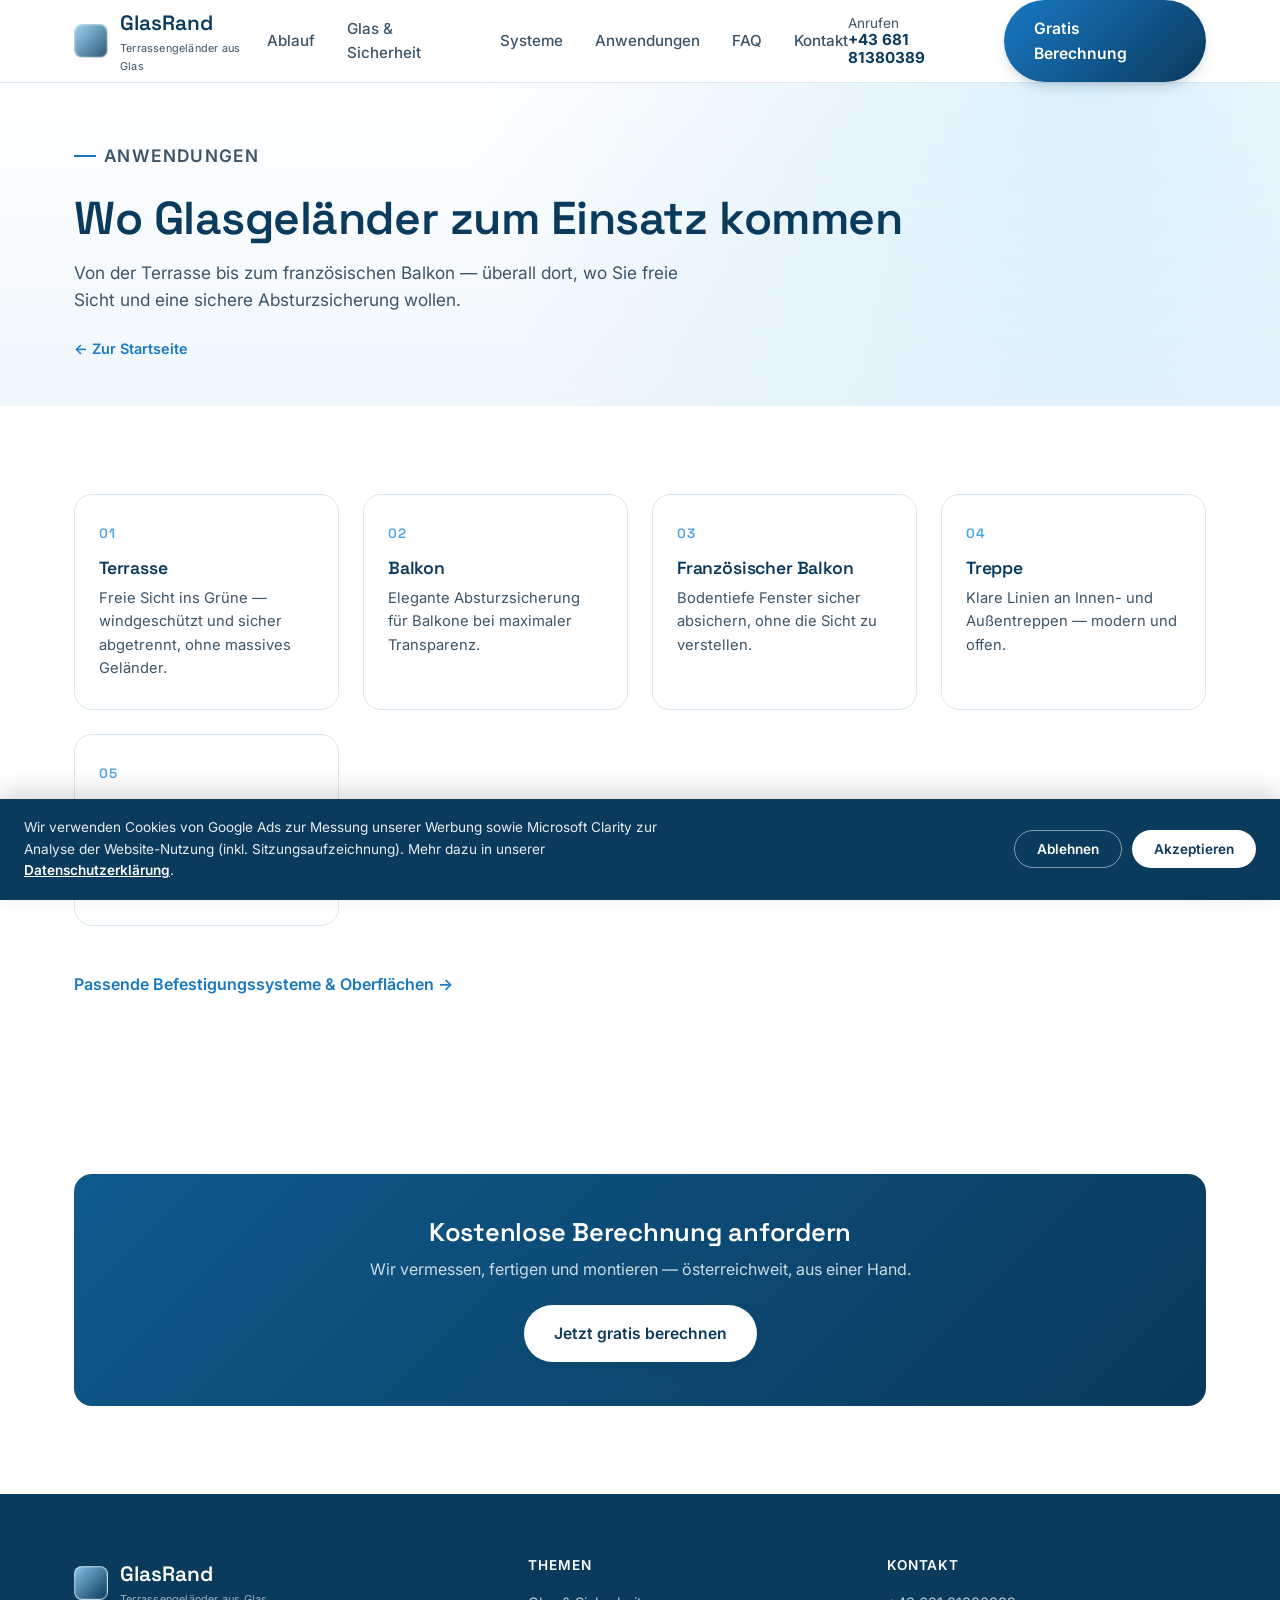
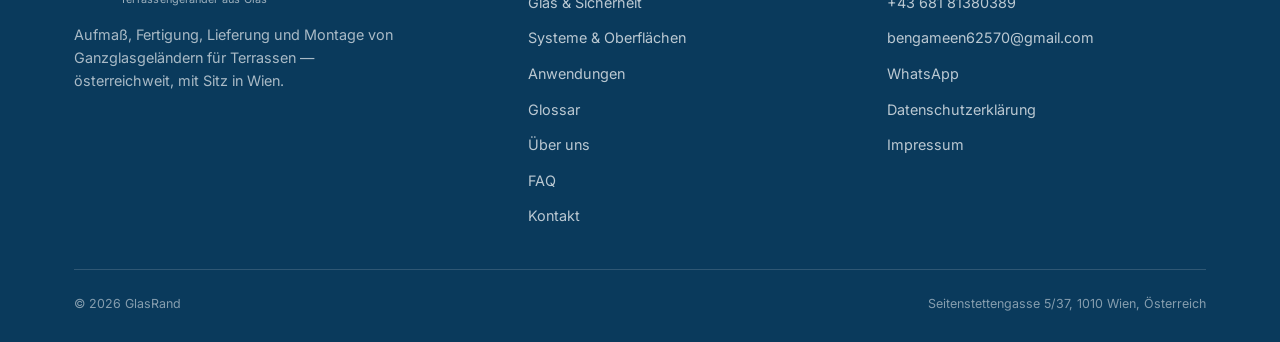
<file: anwendungen.html>
<!DOCTYPE html>
<html lang="de">
<head>
<meta charset="UTF-8">
<!-- Google Consent Mode v2 -->
<script>
  window.dataLayer = window.dataLayer || [];
  function gtag(){dataLayer.push(arguments);}
  gtag('consent', 'default', {
    'ad_storage': 'denied','ad_user_data': 'denied','ad_personalization': 'denied','analytics_storage': 'denied'
  });
</script>
<script async src="https://www.googletagmanager.com/gtag/js?id=AW-17923302542"></script>
<script>
  window.dataLayer = window.dataLayer || [];
  function gtag(){dataLayer.push(arguments);}
  gtag('js', new Date());
  gtag('config', 'AW-17923302542');
</script>
<link rel="canonical" href="https://glasrand.at/anwendungen.html">
<meta name="viewport" content="width=device-width, initial-scale=1.0">
<title>Anwendungen | GlasRand</title>
<meta name="description" content="Wo Glasgeländer zum Einsatz kommen: Terrasse, Balkon, französischer Balkon, Treppe und als Windschutz — österreichweit.">
<link rel="icon" type="image/svg+xml" href="/favicon.svg">
<link rel="icon" type="image/png" sizes="32x32" href="/favicon-32.png">
<link rel="apple-touch-icon" href="/apple-touch-icon.png">
<link rel="preconnect" href="https://fonts.googleapis.com">
<link rel="preconnect" href="https://fonts.gstatic.com" crossorigin>
<link href="https://fonts.googleapis.com/css2?family=Space+Grotesk:wght@500;600;700&family=Inter:wght@400;500;600;700&display=swap" rel="stylesheet">
<link rel="stylesheet" href="/style.css">
</head>
<body>

<div class="cookie-banner hidden" id="cookie-banner">
  <p>Wir verwenden Cookies von Google Ads zur Messung unserer Werbung sowie Microsoft Clarity zur Analyse der Website-Nutzung (inkl. Sitzungsaufzeichnung). Mehr dazu in unserer <a href="/datenschutz.html">Datenschutzerklärung</a>.</p>
  <div class="cookie-actions">
    <button class="btn-cookie btn-cookie-decline" id="cookie-decline">Ablehnen</button>
    <button class="btn-cookie btn-cookie-accept" id="cookie-accept">Akzeptieren</button>
  </div>
</div>

<header class="site-header">
  <div class="container header-inner">
    <a href="/" class="logo">
      <span class="logo-mark"></span>
      <span>GlasRand<small>Terrassengeländer aus Glas</small></span>
    </a>
    <nav class="nav-links" id="navLinks">
      <a href="/#leistungen">Ablauf</a>
      <a href="/glas.html">Glas &amp; Sicherheit</a>
      <a href="/systeme.html">Systeme</a>
      <a href="/anwendungen.html">Anwendungen</a>
      <a href="/#faq">FAQ</a>
      <a href="/#kontakt">Kontakt</a>
    </nav>
    <div class="header-actions">
      <a href="tel:+4368181380389" class="header-phone"><span>Anrufen</span><strong>+43 681 81380389</strong></a>
      <a href="/#kontakt" class="btn btn-primary"><span>Gratis Berechnung</span></a>
      <button class="nav-toggle" id="navToggle" aria-label="Menü öffnen" aria-expanded="false"><span></span><span></span><span></span></button>
    </div>
  </div>
</header>

<main>
  <section class="subhero">
    <div class="container">
      <p class="eyebrow">Anwendungen</p>
      <h1>Wo Glasgeländer zum Einsatz kommen</h1>
      <p>Von der Terrasse bis zum französischen Balkon — überall dort, wo Sie freie Sicht und eine sichere Absturzsicherung wollen.</p>
      <a href="/" class="backlink">← Zur Startseite</a>
    </div>
  </section>

  <section>
    <div class="container">
      <div class="process-grid">
        <div class="process-card"><div class="process-num">01</div><h3>Terrasse</h3><p>Freie Sicht ins Grüne — windgeschützt und sicher abgetrennt, ohne massives Geländer.</p></div>
        <div class="process-card"><div class="process-num">02</div><h3>Balkon</h3><p>Elegante Absturzsicherung für Balkone bei maximaler Transparenz.</p></div>
        <div class="process-card"><div class="process-num">03</div><h3>Französischer Balkon</h3><p>Bodentiefe Fenster sicher absichern, ohne die Sicht zu verstellen.</p></div>
        <div class="process-card"><div class="process-num">04</div><h3>Treppe</h3><p>Klare Linien an Innen- und Außentreppen — modern und offen.</p></div>
        <div class="process-card"><div class="process-num">05</div><h3>Windschutz</h3><p>Glas als Windschutz auf Terrasse und Balkon — die Sicht bleibt frei.</p></div>
      </div>
      <p style="margin-top:28px"><a href="/systeme.html" class="section-link">Passende Befestigungssysteme &amp; Oberflächen →</a></p>
    </div>
  </section>

  <section>
    <div class="container">
      <div class="cta-band">
        <h2>Kostenlose Berechnung anfordern</h2>
        <p>Wir vermessen, fertigen und montieren — österreichweit, aus einer Hand.</p>
        <a href="/#kontakt" class="btn btn-primary" style="background:#fff;color:var(--blue-900)"><span>Jetzt gratis berechnen</span></a>
      </div>
    </div>
  </section>
</main>

<footer>
  <div class="container">
    <div class="footer-grid">
      <div class="footer-brand">
        <a href="/" class="logo"><span class="logo-mark"></span><span>GlasRand<small>Terrassengeländer aus Glas</small></span></a>
        <p>Aufmaß, Fertigung, Lieferung und Montage von Ganzglasgeländern für Terrassen — österreichweit, mit Sitz in Wien.</p>
      </div>
      <div class="footer-col">
        <h4>Themen</h4>
        <ul>
          <li><a href="/glas.html">Glas &amp; Sicherheit</a></li>
          <li><a href="/systeme.html">Systeme &amp; Oberflächen</a></li>
          <li><a href="/anwendungen.html">Anwendungen</a></li>
          <li><a href="/glossar.html">Glossar</a></li>
          <li><a href="/ueber-uns.html">Über uns</a></li>
          <li><a href="/#faq">FAQ</a></li>
          <li><a href="/#kontakt">Kontakt</a></li>
        </ul>
      </div>
      <div class="footer-col">
        <h4>Kontakt</h4>
        <ul>
          <li><a href="tel:+4368181380389">+43 681 81380389</a></li>
          <li><a href="mailto:bengameen62570@gmail.com">bengameen62570@gmail.com</a></li>
          <li><a href="https://wa.me/4368181380389" target="_blank" rel="noopener">WhatsApp</a></li>
          <li><a href="/datenschutz.html">Datenschutzerklärung</a></li>
          <li><a href="/impressum.html">Impressum</a></li>
        </ul>
      </div>
    </div>
    <div class="footer-legal"><span>© <span id="year"></span> GlasRand</span><span>Seitenstettengasse 5/37, 1010 Wien, Österreich</span></div>
  </div>
</footer>

<a href="https://wa.me/4368181380389" target="_blank" rel="noopener" class="wa-float" aria-label="WhatsApp Chat starten">
  <svg viewBox="0 0 24 24" fill="#fff"><path d="M12 2C6.48 2 2 6.48 2 12c0 1.85.5 3.58 1.38 5.07L2 22l5.06-1.33A9.94 9.94 0 0 0 12 22c5.52 0 10-4.48 10-10S17.52 2 12 2zm0 18c-1.6 0-3.1-.44-4.38-1.2l-.31-.18-3.01.79.8-2.94-.2-.3A7.94 7.94 0 0 1 4 12c0-4.41 3.59-8 8-8s8 3.59 8 8-3.59 8-8 8z"/></svg>
</a>
<script src="/script.js"></script>
</body>
</html>
</file>
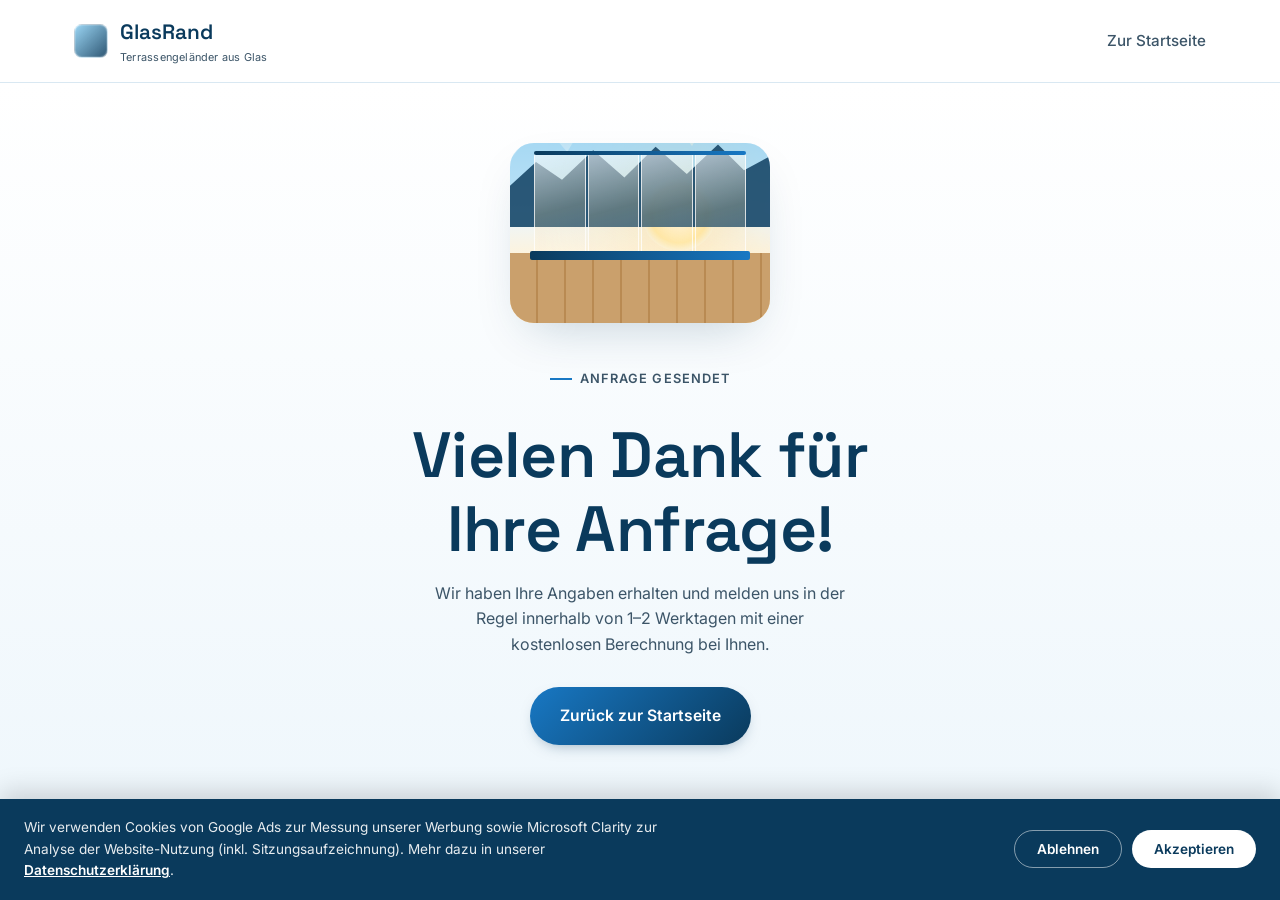
<file: danke.html>
<!DOCTYPE html>
<html lang="de">
<head>
<meta charset="UTF-8">
<!-- Google Consent Mode v2 (Standard: abgelehnt, bis Nutzer zustimmt) -->
<script>
  window.dataLayer = window.dataLayer || [];
  function gtag(){dataLayer.push(arguments);}
  gtag('consent', 'default', {
    'ad_storage': 'denied',
    'ad_user_data': 'denied',
    'ad_personalization': 'denied',
    'analytics_storage': 'denied'
  });
</script>
<!-- Google tag (gtag.js) -->
<script async src="https://www.googletagmanager.com/gtag/js?id=AW-17923302542"></script>
<script>
  window.dataLayer = window.dataLayer || [];
  function gtag(){dataLayer.push(arguments);}
  gtag('js', new Date());

  gtag('config', 'AW-17923302542');
</script>

<!-- Conversion Google Ads.
     Diese Seite wird nur nach einer abgesendeten Anfrage aufgerufen.
     Schutz vor Doppelzählung: beim Neuladen der Seite wird nichts erneut gesendet. -->
<script>
  (function(){
    try{ if(sessionStorage.getItem('glasrand_conv')) return; }catch(e){}
    gtag('event', 'conversion', {'send_to': 'AW-17923302542/-I5eCJ671f0bEI7Jv-JC'});
    try{ sessionStorage.setItem('glasrand_conv','1'); }catch(e){}
  })();
</script>
<meta name="viewport" content="width=device-width, initial-scale=1.0">
<meta name="robots" content="noindex, follow">
<title>Vielen Dank für Ihre Anfrage | GlasRand</title>
<link rel="preconnect" href="https://fonts.googleapis.com">
<link rel="preconnect" href="https://fonts.gstatic.com" crossorigin>
<link href="https://fonts.googleapis.com/css2?family=Space+Grotesk:wght@500;600;700&family=Inter:wght@400;500;600;700&display=swap" rel="stylesheet">
<link rel="stylesheet" href="style.css">
</head>
<body>

<div class="cookie-banner hidden" id="cookie-banner">
  <p>Wir verwenden Cookies von Google Ads zur Messung unserer Werbung sowie Microsoft Clarity zur Analyse der Website-Nutzung (inkl. Sitzungsaufzeichnung). Mehr dazu in unserer <a href="datenschutz.html">Datenschutzerklärung</a>.</p>
  <div class="cookie-actions">
    <button class="btn-cookie btn-cookie-decline" id="cookie-decline">Ablehnen</button>
    <button class="btn-cookie btn-cookie-accept" id="cookie-accept">Akzeptieren</button>
  </div>
</div>


<header class="site-header">
  <div class="container header-inner">
    <a href="index.html" class="logo">
      <span class="logo-mark"></span>
      <span>GlasRand<small>Terrassengeländer aus Glas</small></span>
    </a>
    <nav class="nav-links open" style="position:static;border:none;transform:none;opacity:1;pointer-events:auto;flex-direction:row;">
      <a href="index.html">Zur Startseite</a>
    </nav>
  </div>
</header>

<main class="error-page">
  <div class="container" style="max-width:520px;">
    <div class="hero-scene" style="height:180px;" role="img" aria-label="Terrasse mit Glasgeländer und Blick auf die Berge">
      <div class="scene-sky"></div>
      <div class="scene-sun"></div>
      <div class="mountain mountain-back"></div>
      <div class="mountain mountain-front"></div>
      <div class="scene-horizon-shadow"></div>
      <div class="scene-foreground">
        <div class="scene-terrace"></div>
        <div class="scene-rail">
          <div class="pane"></div>
          <div class="pane"></div>
          <div class="pane"></div>
          <div class="pane"></div>
          <div class="scene-glint"></div>
        </div>
        <div class="scene-clamp"></div>
        <div class="scene-rail-top"></div>
      </div>
    </div>
    <p class="eyebrow" style="justify-content:center;">Anfrage gesendet</p>
    <h1>Vielen Dank für Ihre Anfrage!</h1>
    <p>Wir haben Ihre Angaben erhalten und melden uns in der Regel innerhalb von 1–2 Werktagen mit einer kostenlosen Berechnung bei Ihnen.</p>
    <a href="index.html" class="btn btn-primary"><span>Zurück zur Startseite</span></a>
  </div>
</main>

<script src="script.js"></script>
</body>
</html>
</file>
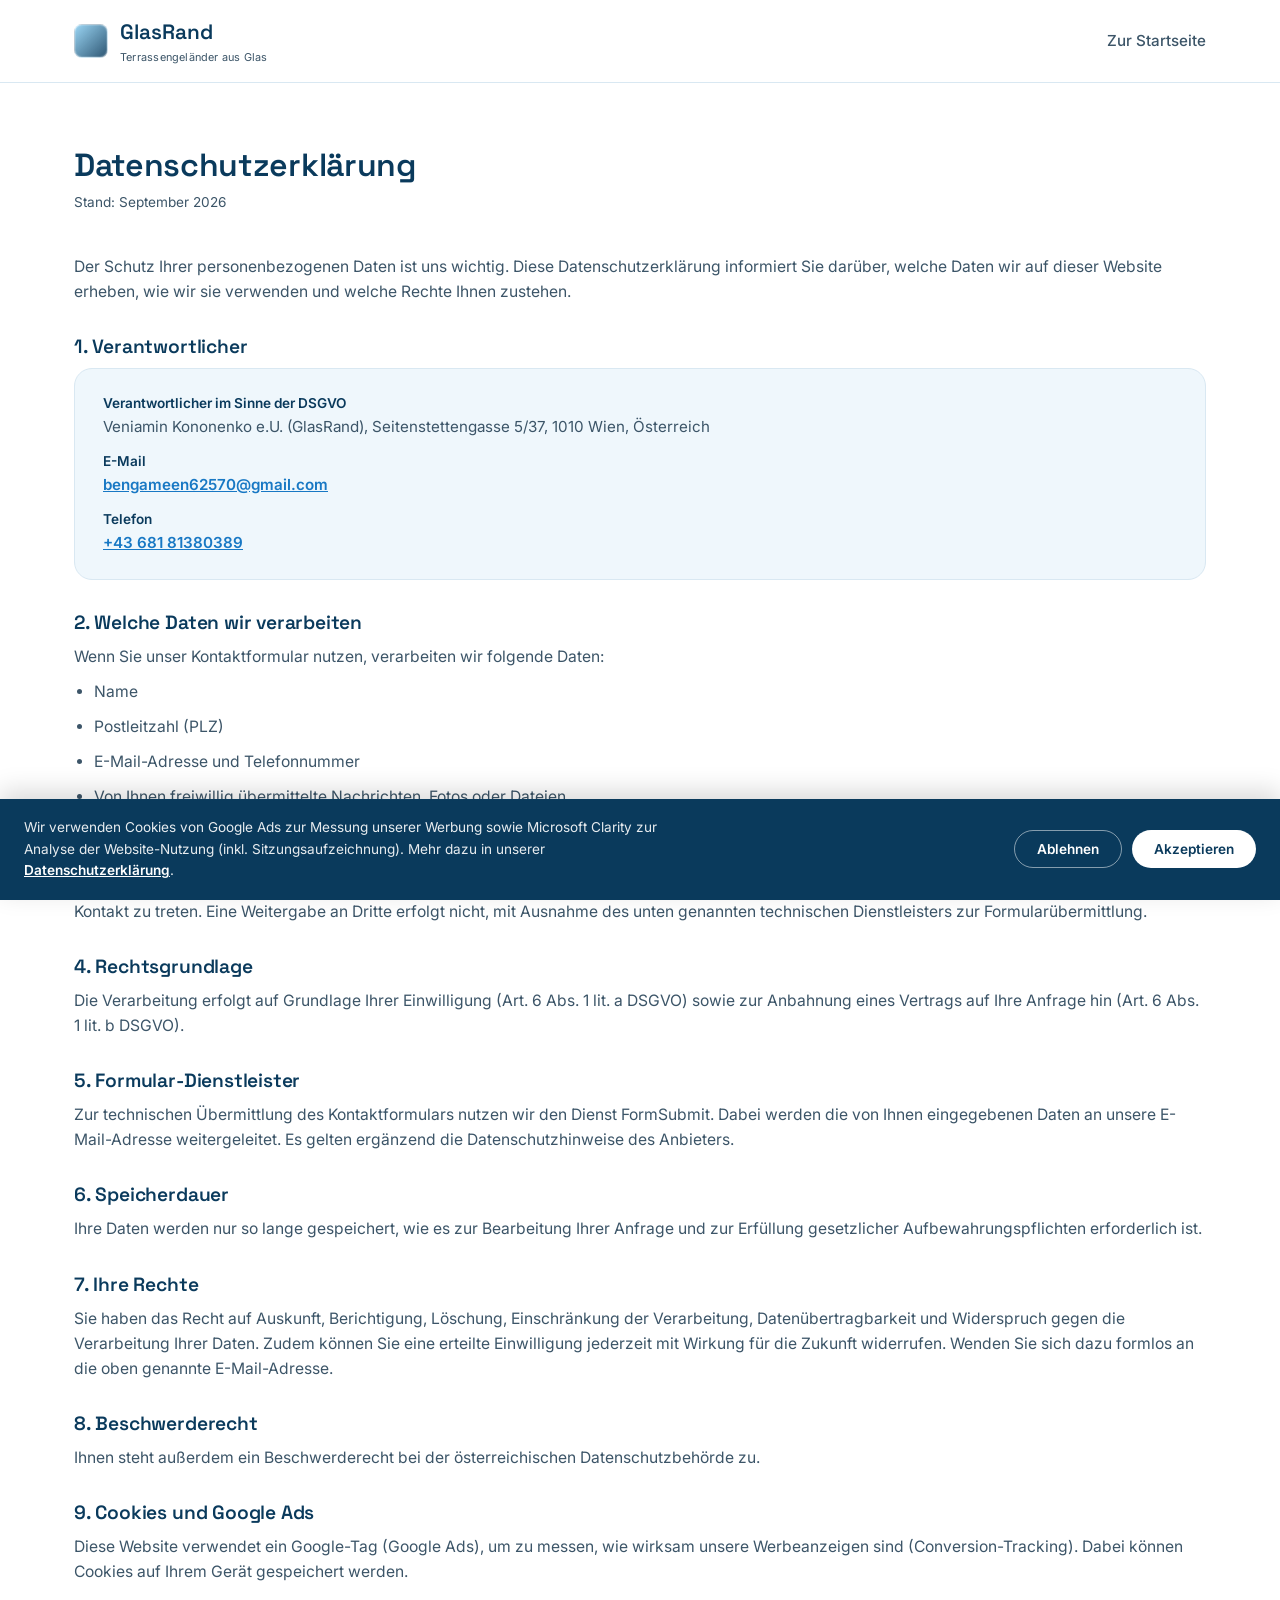
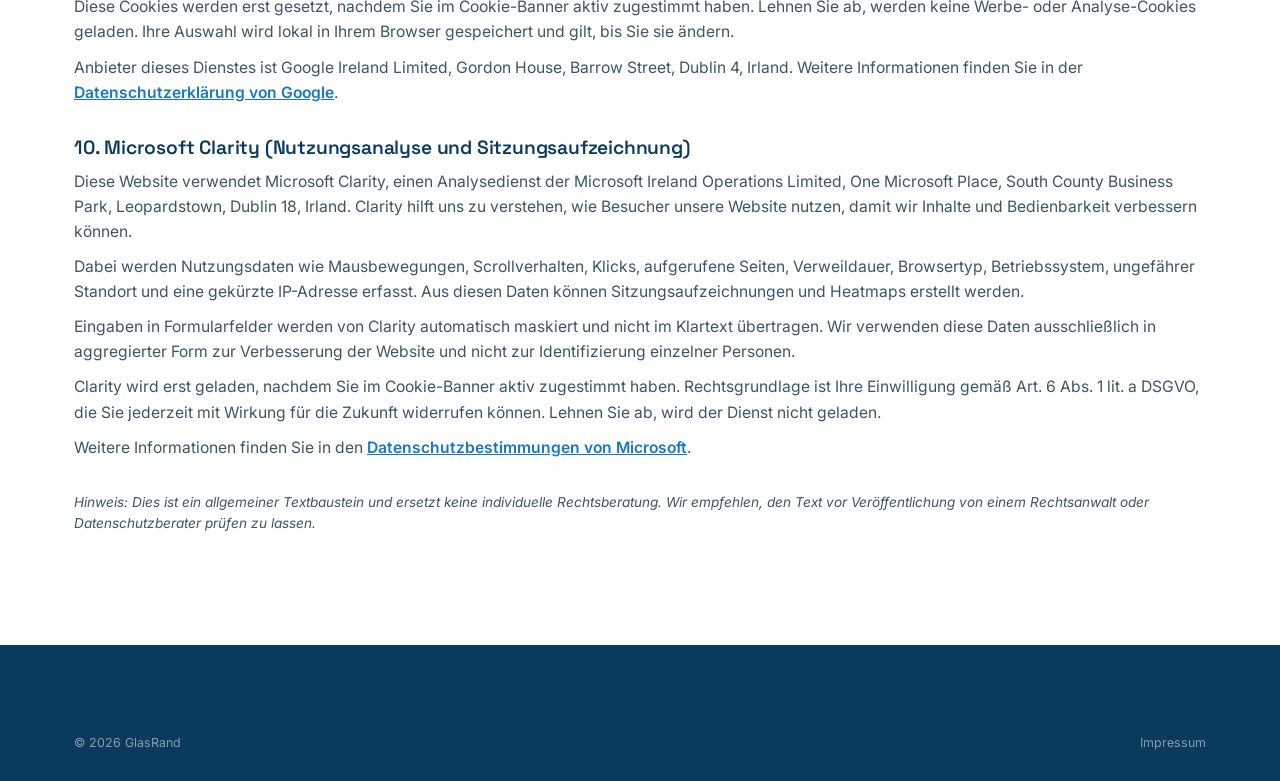
<file: datenschutz.html>
<!DOCTYPE html>
<html lang="de">
<head>
<meta charset="UTF-8">
<!-- Google Consent Mode v2 (Standard: abgelehnt, bis Nutzer zustimmt) -->
<script>
  window.dataLayer = window.dataLayer || [];
  function gtag(){dataLayer.push(arguments);}
  gtag('consent', 'default', {
    'ad_storage': 'denied',
    'ad_user_data': 'denied',
    'ad_personalization': 'denied',
    'analytics_storage': 'denied'
  });
</script>
<!-- Google tag (gtag.js) -->
<script async src="https://www.googletagmanager.com/gtag/js?id=AW-17923302542"></script>
<script>
  window.dataLayer = window.dataLayer || [];
  function gtag(){dataLayer.push(arguments);}
  gtag('js', new Date());

  gtag('config', 'AW-17923302542');
</script>

<link rel="canonical" href="https://glasrand.at/datenschutz.html">
<meta name="viewport" content="width=device-width, initial-scale=1.0">
<meta name="robots" content="noindex, follow">
<title>Datenschutzerklärung | GlasRand</title>
<link rel="preconnect" href="https://fonts.googleapis.com">
<link rel="preconnect" href="https://fonts.gstatic.com" crossorigin>
<link href="https://fonts.googleapis.com/css2?family=Space+Grotesk:wght@500;600;700&family=Inter:wght@400;500;600;700&display=swap" rel="stylesheet">
<link rel="stylesheet" href="style.css">
</head>
<body>

<div class="cookie-banner hidden" id="cookie-banner">
  <p>Wir verwenden Cookies von Google Ads zur Messung unserer Werbung sowie Microsoft Clarity zur Analyse der Website-Nutzung (inkl. Sitzungsaufzeichnung). Mehr dazu in unserer <a href="datenschutz.html">Datenschutzerklärung</a>.</p>
  <div class="cookie-actions">
    <button class="btn-cookie btn-cookie-decline" id="cookie-decline">Ablehnen</button>
    <button class="btn-cookie btn-cookie-accept" id="cookie-accept">Akzeptieren</button>
  </div>
</div>


<header class="site-header">
  <div class="container header-inner">
    <a href="index.html" class="logo">
      <span class="logo-mark"></span>
      <span>GlasRand<small>Terrassengeländer aus Glas</small></span>
    </a>
    <nav class="nav-links open" style="position:static;border:none;transform:none;opacity:1;pointer-events:auto;flex-direction:row;">
      <a href="index.html">Zur Startseite</a>
    </nav>
  </div>
</header>

<main class="legal-page">
  <div class="container">
    <h1>Datenschutzerklärung</h1>
    <p class="updated">Stand: September 2026</p>

    <p>Der Schutz Ihrer personenbezogenen Daten ist uns wichtig. Diese Datenschutzerklärung informiert Sie darüber, welche Daten wir auf dieser Website erheben, wie wir sie verwenden und welche Rechte Ihnen zustehen.</p>

    <h2>1. Verantwortlicher</h2>
    <div class="legal-card">
      <dl>
        <dt>Verantwortlicher im Sinne der DSGVO</dt>
        <dd>Veniamin Kononenko e.U. (GlasRand), Seitenstettengasse 5/37, 1010 Wien, Österreich</dd>
        <dt>E-Mail</dt>
        <dd><a href="mailto:bengameen62570@gmail.com">bengameen62570@gmail.com</a></dd>
        <dt>Telefon</dt>
        <dd><a href="tel:+4368181380389">+43 681 81380389</a></dd>
      </dl>
    </div>

    <h2>2. Welche Daten wir verarbeiten</h2>
    <p>Wenn Sie unser Kontaktformular nutzen, verarbeiten wir folgende Daten:</p>
    <ul>
      <li>Name</li>
      <li>Postleitzahl (PLZ)</li>
      <li>E-Mail-Adresse und Telefonnummer</li>
      <li>Von Ihnen freiwillig übermittelte Nachrichten, Fotos oder Dateien</li>
    </ul>

    <h2>3. Zweck der Verarbeitung</h2>
    <p>Wir verwenden diese Daten ausschließlich, um Ihre Anfrage zu bearbeiten, Ihnen eine Berechnung für ein Glasgeländer zu erstellen und mit Ihnen in Kontakt zu treten. Eine Weitergabe an Dritte erfolgt nicht, mit Ausnahme des unten genannten technischen Dienstleisters zur Formularübermittlung.</p>

    <h2>4. Rechtsgrundlage</h2>
    <p>Die Verarbeitung erfolgt auf Grundlage Ihrer Einwilligung (Art. 6 Abs. 1 lit. a DSGVO) sowie zur Anbahnung eines Vertrags auf Ihre Anfrage hin (Art. 6 Abs. 1 lit. b DSGVO).</p>

    <h2>5. Formular-Dienstleister</h2>
    <p>Zur technischen Übermittlung des Kontaktformulars nutzen wir den Dienst FormSubmit. Dabei werden die von Ihnen eingegebenen Daten an unsere E-Mail-Adresse weitergeleitet. Es gelten ergänzend die Datenschutzhinweise des Anbieters.</p>

    <h2>6. Speicherdauer</h2>
    <p>Ihre Daten werden nur so lange gespeichert, wie es zur Bearbeitung Ihrer Anfrage und zur Erfüllung gesetzlicher Aufbewahrungspflichten erforderlich ist.</p>

    <h2>7. Ihre Rechte</h2>
    <p>Sie haben das Recht auf Auskunft, Berichtigung, Löschung, Einschränkung der Verarbeitung, Datenübertragbarkeit und Widerspruch gegen die Verarbeitung Ihrer Daten. Zudem können Sie eine erteilte Einwilligung jederzeit mit Wirkung für die Zukunft widerrufen. Wenden Sie sich dazu formlos an die oben genannte E-Mail-Adresse.</p>

    <h2>8. Beschwerderecht</h2>
    <p>Ihnen steht außerdem ein Beschwerderecht bei der österreichischen Datenschutzbehörde zu.</p>

    <h2>9. Cookies und Google Ads</h2>
    <p>Diese Website verwendet ein Google-Tag (Google Ads), um zu messen, wie wirksam unsere Werbeanzeigen sind (Conversion-Tracking). Dabei können Cookies auf Ihrem Gerät gespeichert werden.</p>
    <p>Diese Cookies werden erst gesetzt, nachdem Sie im Cookie-Banner aktiv zugestimmt haben. Lehnen Sie ab, werden keine Werbe- oder Analyse-Cookies geladen. Ihre Auswahl wird lokal in Ihrem Browser gespeichert und gilt, bis Sie sie ändern.</p>
    <p>Anbieter dieses Dienstes ist Google Ireland Limited, Gordon House, Barrow Street, Dublin 4, Irland. Weitere Informationen finden Sie in der <a href="https://policies.google.com/privacy" target="_blank" rel="noopener">Datenschutzerklärung von Google</a>.</p>

    <h2>10. Microsoft Clarity (Nutzungsanalyse und Sitzungsaufzeichnung)</h2>
    <p>Diese Website verwendet Microsoft Clarity, einen Analysedienst der Microsoft Ireland Operations Limited, One Microsoft Place, South County Business Park, Leopardstown, Dublin 18, Irland. Clarity hilft uns zu verstehen, wie Besucher unsere Website nutzen, damit wir Inhalte und Bedienbarkeit verbessern können.</p>
    <p>Dabei werden Nutzungsdaten wie Mausbewegungen, Scrollverhalten, Klicks, aufgerufene Seiten, Verweildauer, Browsertyp, Betriebssystem, ungefährer Standort und eine gekürzte IP-Adresse erfasst. Aus diesen Daten können Sitzungsaufzeichnungen und Heatmaps erstellt werden.</p>
    <p>Eingaben in Formularfelder werden von Clarity automatisch maskiert und nicht im Klartext übertragen. Wir verwenden diese Daten ausschließlich in aggregierter Form zur Verbesserung der Website und nicht zur Identifizierung einzelner Personen.</p>
    <p>Clarity wird erst geladen, nachdem Sie im Cookie-Banner aktiv zugestimmt haben. Rechtsgrundlage ist Ihre Einwilligung gemäß Art. 6 Abs. 1 lit. a DSGVO, die Sie jederzeit mit Wirkung für die Zukunft widerrufen können. Lehnen Sie ab, wird der Dienst nicht geladen.</p>
    <p>Weitere Informationen finden Sie in den <a href="https://privacy.microsoft.com/de-de/privacystatement" target="_blank" rel="noopener">Datenschutzbestimmungen von Microsoft</a>.</p>

    <p style="margin-top:32px;font-size:.85rem;"><em>Hinweis: Dies ist ein allgemeiner Textbaustein und ersetzt keine individuelle Rechtsberatung. Wir empfehlen, den Text vor Veröffentlichung von einem Rechtsanwalt oder Datenschutzberater prüfen zu lassen.</em></p>
  </div>
</main>

<footer>
  <div class="container">
    <div class="footer-legal">
      <span>© <span id="year"></span> GlasRand</span>
      <span><a href="impressum.html" style="color:inherit;">Impressum</a></span>
    </div>
  </div>
</footer>

<script src="script.js"></script>
</body>
</html>
</file>
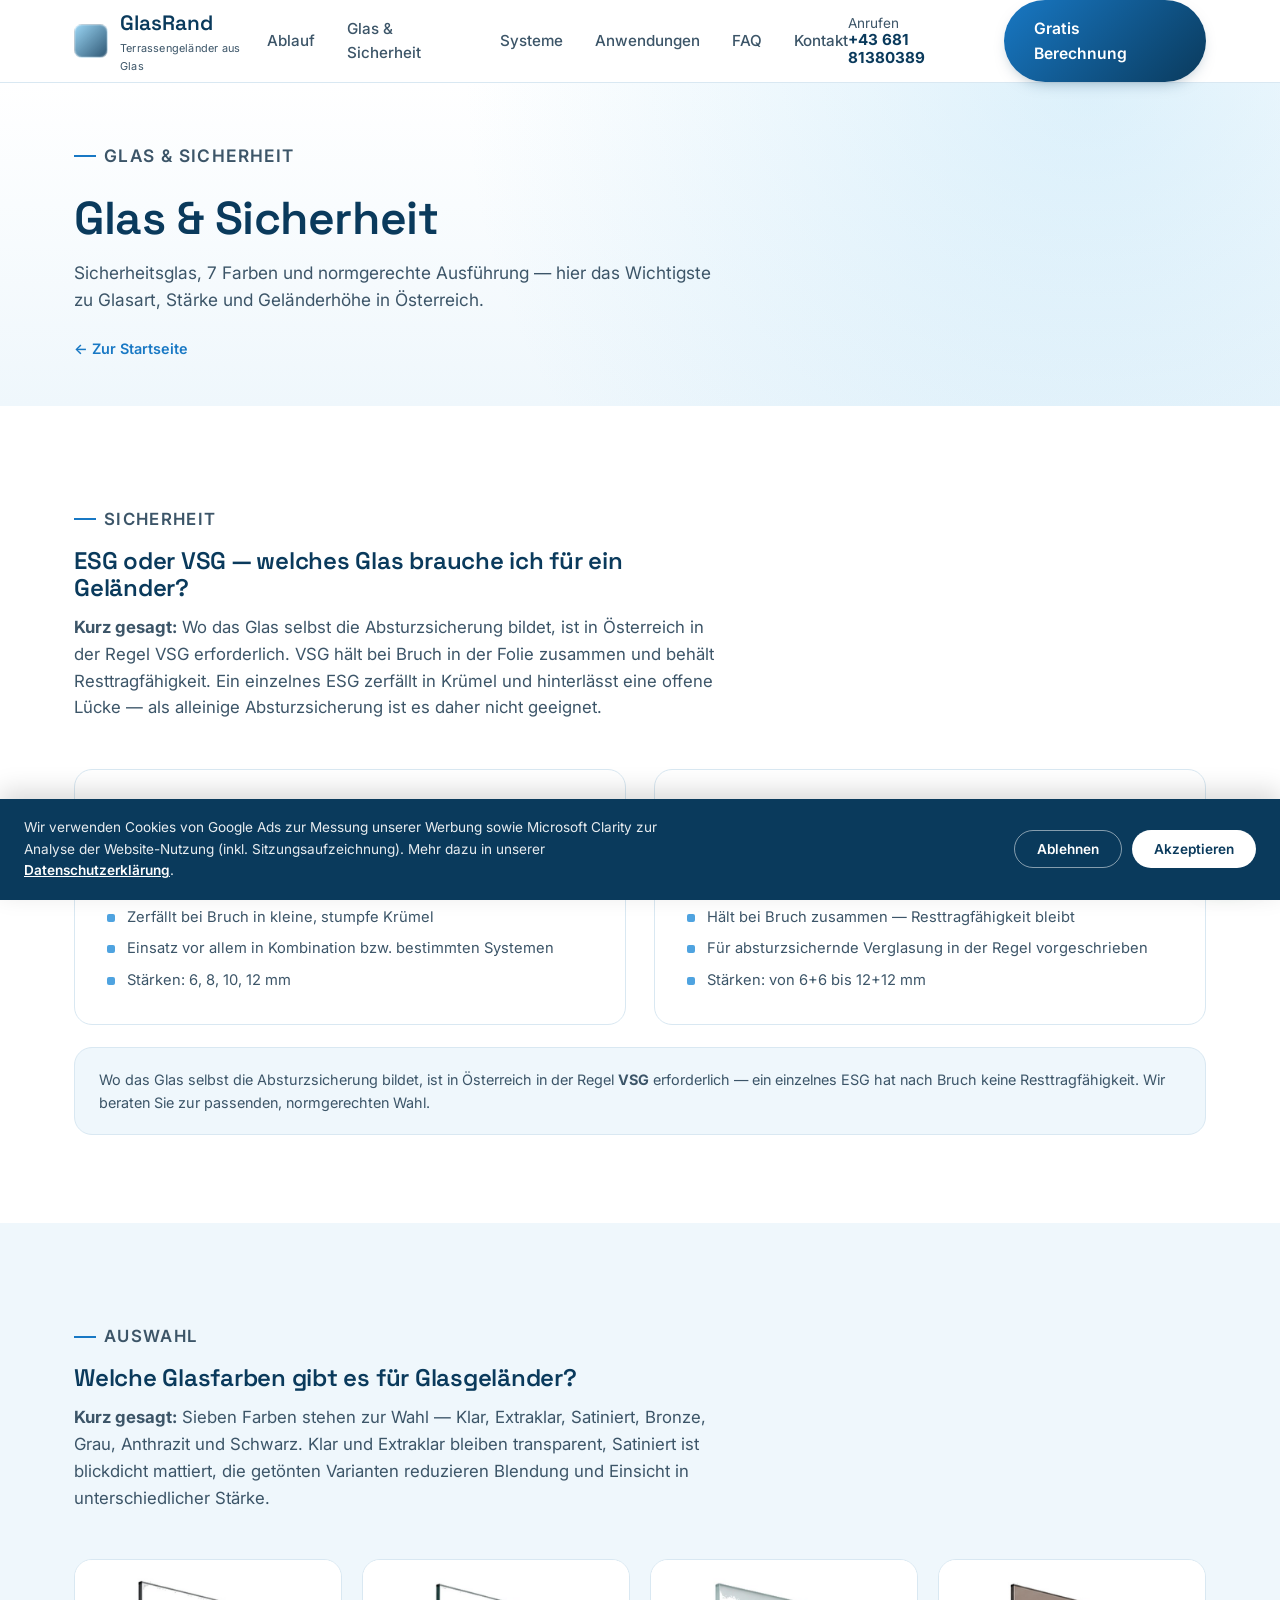
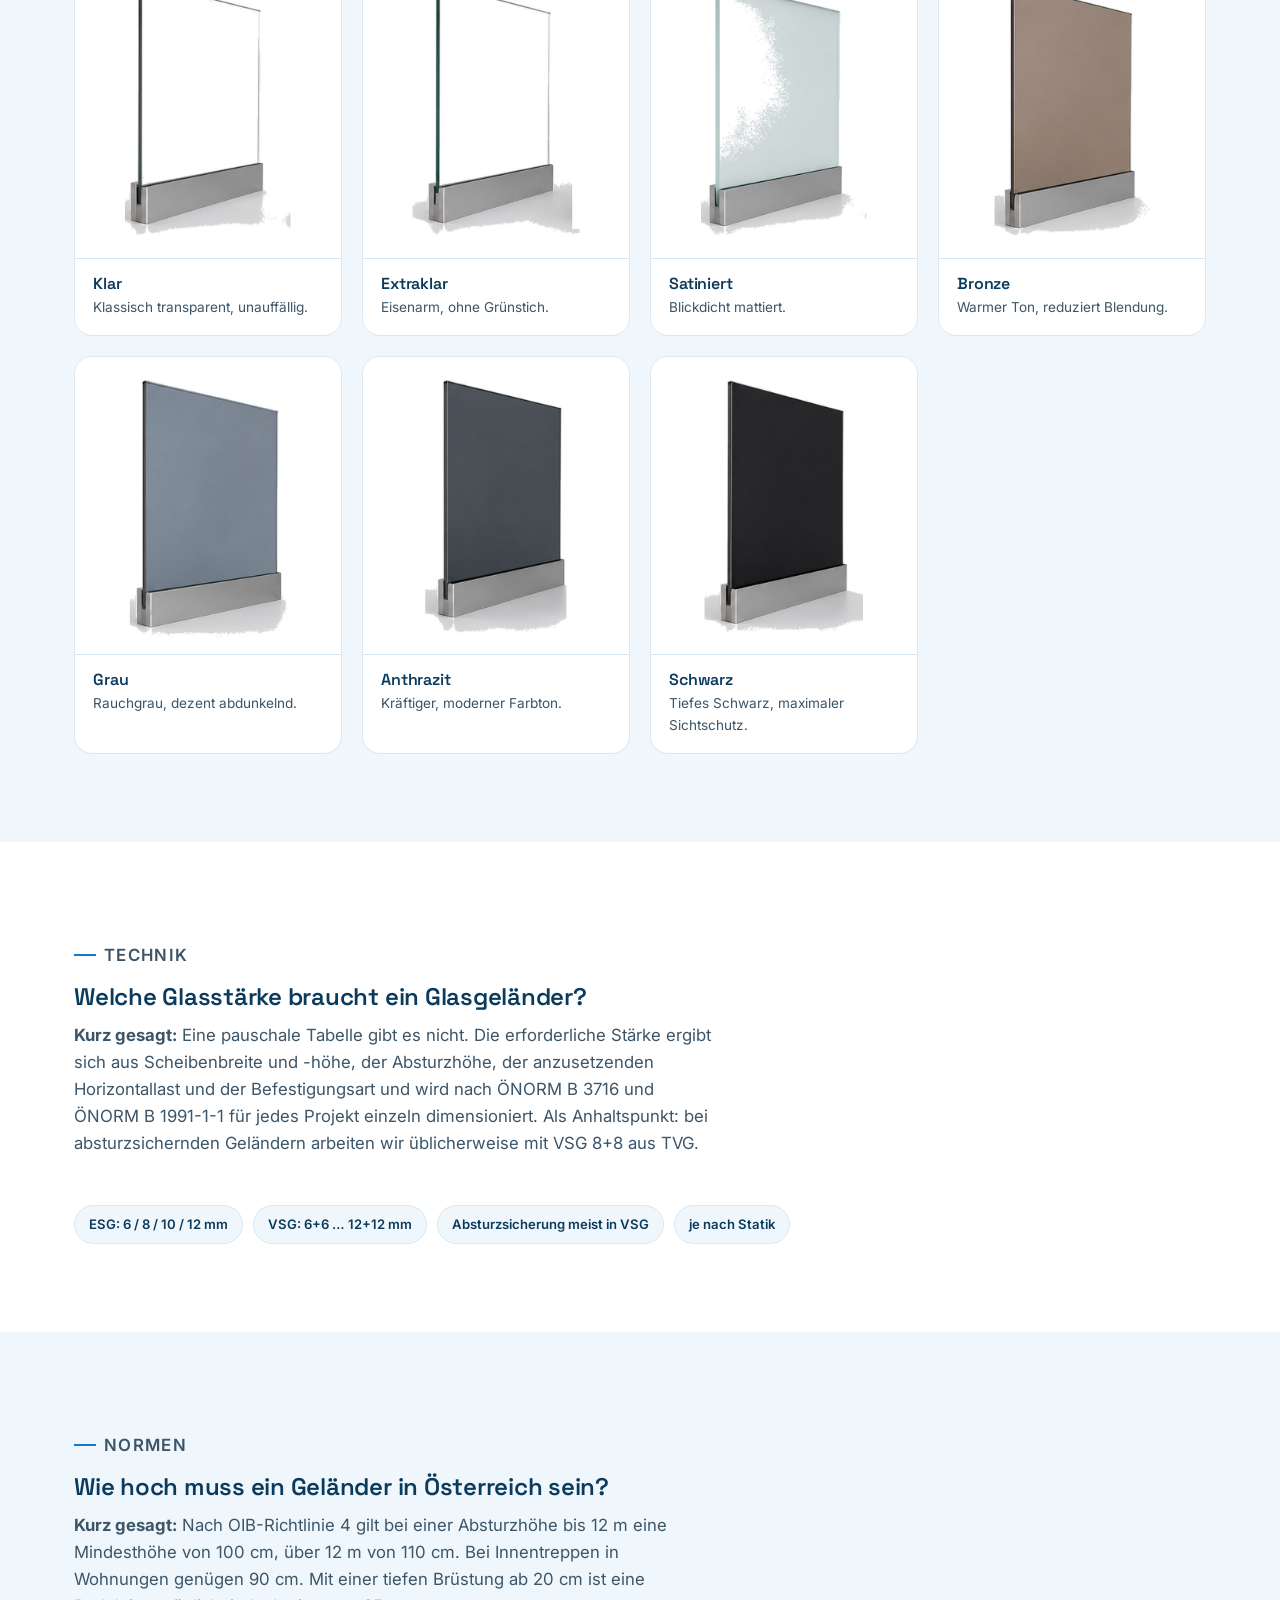
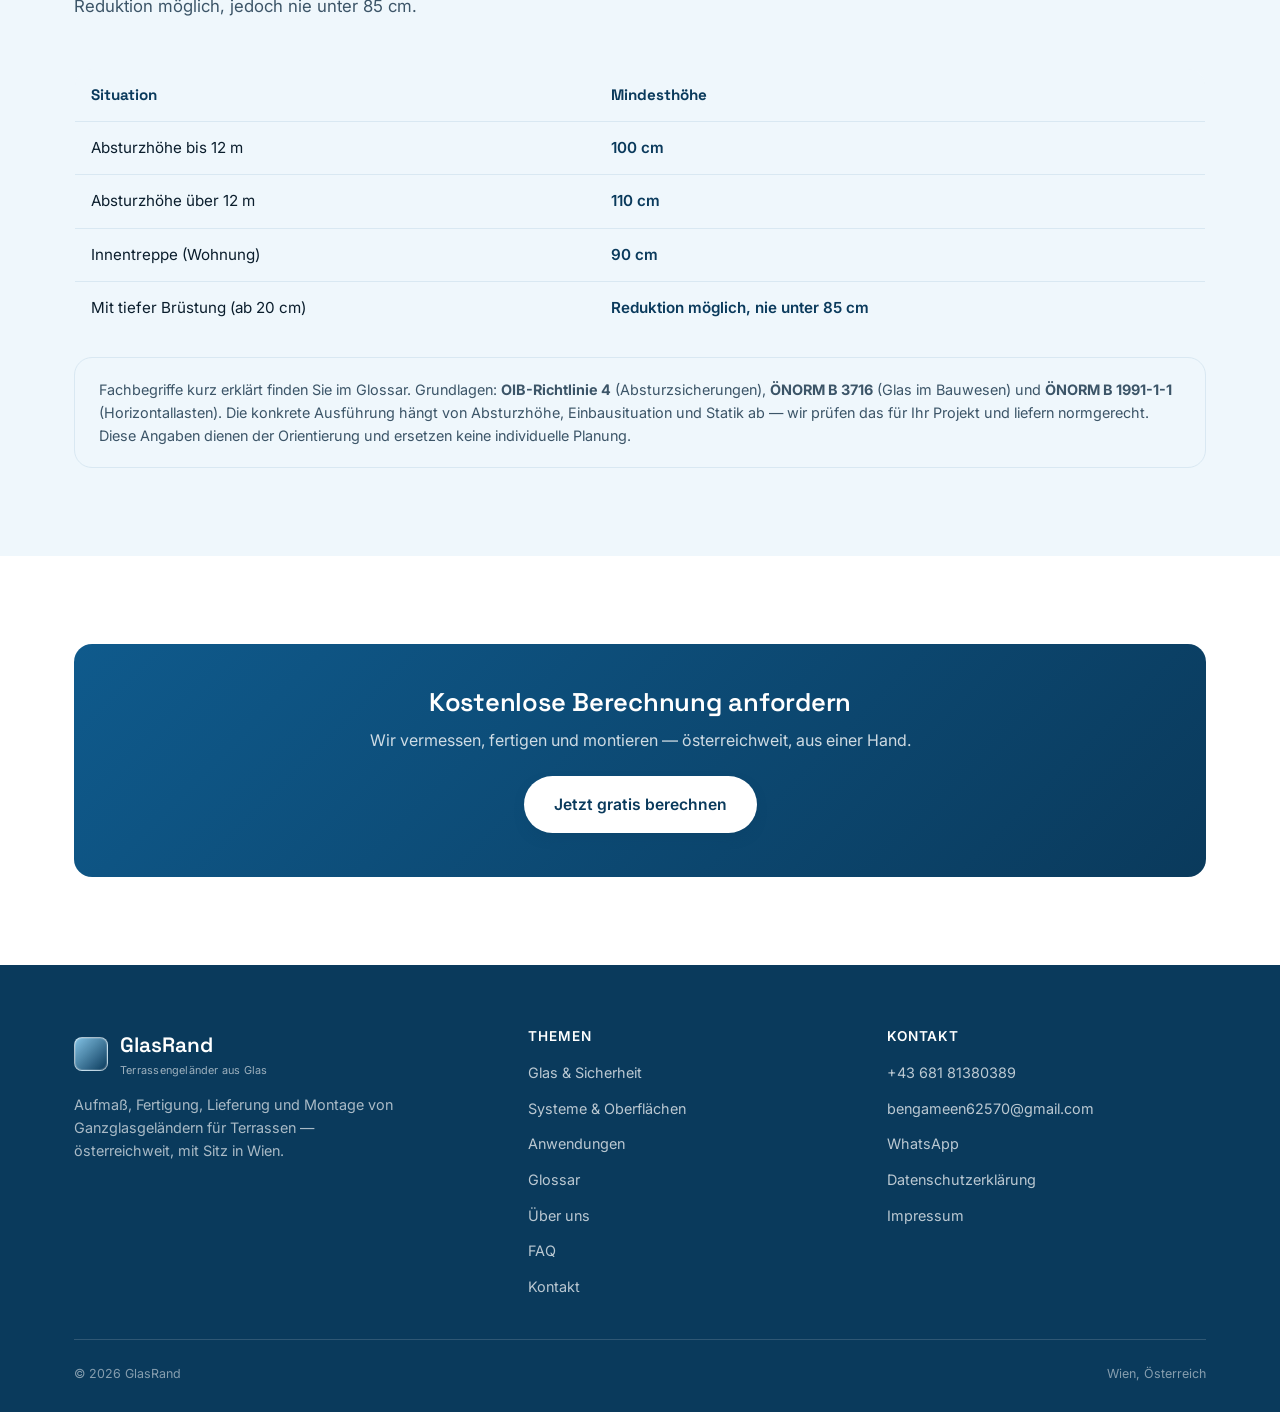
<file: glas.html>
<!DOCTYPE html>
<html lang="de">
<head>
<meta charset="UTF-8">
<!-- Google Consent Mode v2 -->
<script>
  window.dataLayer = window.dataLayer || [];
  function gtag(){dataLayer.push(arguments);}
  gtag('consent', 'default', {
    'ad_storage': 'denied','ad_user_data': 'denied','ad_personalization': 'denied','analytics_storage': 'denied'
  });
</script>
<script async src="https://www.googletagmanager.com/gtag/js?id=AW-17923302542"></script>
<script>
  window.dataLayer = window.dataLayer || [];
  function gtag(){dataLayer.push(arguments);}
  gtag('js', new Date());
  gtag('config', 'AW-17923302542');
</script>
<link rel="canonical" href="https://glasrand.at/glas.html">
<meta name="viewport" content="width=device-width, initial-scale=1.0">
<title>ESG oder VSG? Geländerhöhe nach OIB-Richtlinie 4 | GlasRand</title>
<meta name="description" content="Welches Glas braucht ein Geländer und wie hoch muss es sein? ESG und VSG im Vergleich, Mindesthöhen nach OIB-Richtlinie 4, Glasstärken und 7 Glasfarben.">
<link rel="icon" type="image/svg+xml" href="/favicon.svg">
<link rel="icon" type="image/png" sizes="32x32" href="/favicon-32.png">
<link rel="apple-touch-icon" href="/apple-touch-icon.png">
<link rel="preconnect" href="https://fonts.googleapis.com">
<link rel="preconnect" href="https://fonts.gstatic.com" crossorigin>
<link href="https://fonts.googleapis.com/css2?family=Space+Grotesk:wght@500;600;700&family=Inter:wght@400;500;600;700&display=swap" rel="stylesheet">
<link rel="stylesheet" href="/style.css">
<script type="application/ld+json">
{
  "@context": "https://schema.org",
  "@type": "FAQPage",
  "@id": "https://glasrand.at/glas.html#faq",
  "mainEntity": [
    {"@type":"Question","name":"ESG oder VSG — welches Glas brauche ich für ein Geländer?","acceptedAnswer":{"@type":"Answer","text":"Wo das Glas selbst die Absturzsicherung bildet, ist in Österreich in der Regel VSG (Verbund-Sicherheitsglas) erforderlich. VSG hält bei Bruch in der reißfesten Folie zusammen und behält Resttragfähigkeit. Ein einzelnes ESG zerfällt in kleine Krümel und hinterlässt eine offene Lücke — als alleinige Absturzsicherung ist es daher nicht geeignet."}},
    {"@type":"Question","name":"Wie hoch muss ein Geländer in Österreich sein?","acceptedAnswer":{"@type":"Answer","text":"Nach OIB-Richtlinie 4 gilt bei einer Absturzhöhe bis 12 m eine Mindesthöhe von 100 cm, über 12 m von 110 cm. Bei Innentreppen in Wohnungen genügen 90 cm. Mit einer tiefen Brüstung ab 20 cm ist eine Reduktion möglich, jedoch nie unter 85 cm."}},
    {"@type":"Question","name":"Welche Glasstärke braucht ein Glasgeländer?","acceptedAnswer":{"@type":"Answer","text":"Eine pauschale Tabelle gibt es nicht. Die erforderliche Stärke ergibt sich aus Scheibenbreite und -höhe, der Absturzhöhe, der anzusetzenden Horizontallast und der Befestigungsart und wird nach ÖNORM B 3716 und ÖNORM B 1991-1-1 für jedes Projekt einzeln dimensioniert. Bei absturzsichernden Geländern kommt üblicherweise VSG 8+8 aus TVG zum Einsatz."}},
    {"@type":"Question","name":"Welche Glasfarben gibt es für Glasgeländer?","acceptedAnswer":{"@type":"Answer","text":"Sieben Farben: Klar, Extraklar, Satiniert, Bronze, Grau, Anthrazit und Schwarz. Klar und Extraklar bleiben transparent, Satiniert ist blickdicht mattiert, die getönten Varianten reduzieren Blendung und Einsicht in unterschiedlicher Stärke."}},
    {"@type":"Question","name":"Was bedeutet Resttragfähigkeit bei Glasgeländern?","acceptedAnswer":{"@type":"Answer","text":"Resttragfähigkeit bedeutet, dass die Verglasung auch nach dem Bruch an ihrem Platz bleibt und noch Last aufnimmt. Bei einer Absturzsicherung ist das entscheidend, weil ein gebrochenes Geländer keine offene Lücke hinterlassen darf. VSG besitzt Resttragfähigkeit, ein einzelnes ESG nicht."}}
  ]
}
</script>
</head>
<body>

<div class="cookie-banner hidden" id="cookie-banner">
  <p>Wir verwenden Cookies von Google Ads zur Messung unserer Werbung sowie Microsoft Clarity zur Analyse der Website-Nutzung (inkl. Sitzungsaufzeichnung). Mehr dazu in unserer <a href="/datenschutz.html">Datenschutzerklärung</a>.</p>
  <div class="cookie-actions">
    <button class="btn-cookie btn-cookie-decline" id="cookie-decline">Ablehnen</button>
    <button class="btn-cookie btn-cookie-accept" id="cookie-accept">Akzeptieren</button>
  </div>
</div>

<header class="site-header">
  <div class="container header-inner">
    <a href="/" class="logo">
      <span class="logo-mark"></span>
      <span>GlasRand<small>Terrassengeländer aus Glas</small></span>
    </a>
    <nav class="nav-links" id="navLinks">
      <a href="/#leistungen">Ablauf</a>
      <a href="/glas.html">Glas &amp; Sicherheit</a>
      <a href="/systeme.html">Systeme</a>
      <a href="/anwendungen.html">Anwendungen</a>
      <a href="/#faq">FAQ</a>
      <a href="/#kontakt">Kontakt</a>
    </nav>
    <div class="header-actions">
      <a href="tel:+4368181380389" class="header-phone"><span>Anrufen</span><strong>+43 681 81380389</strong></a>
      <a href="/#kontakt" class="btn btn-primary"><span>Gratis Berechnung</span></a>
      <button class="nav-toggle" id="navToggle" aria-label="Menü öffnen" aria-expanded="false"><span></span><span></span><span></span></button>
    </div>
  </div>
</header>

<main>
  <section class="subhero">
    <div class="container">
      <p class="eyebrow">Glas &amp; Sicherheit</p>
      <h1>Glas &amp; Sicherheit</h1>
      <p>Sicherheitsglas, 7 Farben und normgerechte Ausführung — hier das Wichtigste zu Glasart, Stärke und Geländerhöhe in Österreich.</p>
      <a href="/" class="backlink">← Zur Startseite</a>
    </div>
  </section>

  <section>
    <div class="container">
      <div class="section-head"><p class="eyebrow">Sicherheit</p><h2>ESG oder VSG — welches Glas brauche ich für ein Geländer?</h2>
        <p><strong>Kurz gesagt:</strong> Wo das Glas selbst die Absturzsicherung bildet, ist in Österreich in der Regel VSG erforderlich. VSG hält bei Bruch in der Folie zusammen und behält Resttragfähigkeit. Ein einzelnes ESG zerfällt in Krümel und hinterlässt eine offene Lücke — als alleinige Absturzsicherung ist es daher nicht geeignet.</p></div>
      <div class="type-grid">
        <div class="type-card">
          <span class="type-tag">ESG</span>
          <h3>Einscheiben-Sicherheitsglas</h3>
          <ul>
            <li>Thermisch vorgespannt, sehr hohe Bruchfestigkeit</li>
            <li>Zerfällt bei Bruch in kleine, stumpfe Krümel</li>
            <li>Einsatz vor allem in Kombination bzw. bestimmten Systemen</li>
            <li>Stärken: 6, 8, 10, 12 mm</li>
          </ul>
        </div>
        <div class="type-card vsg">
          <span class="type-tag">VSG</span>
          <h3>Verbund-Sicherheitsglas (Triplex)</h3>
          <ul>
            <li>Mehrere Scheiben mit reißfester Folie verbunden</li>
            <li>Hält bei Bruch zusammen — Resttragfähigkeit bleibt</li>
            <li>Für absturzsichernde Verglasung in der Regel vorgeschrieben</li>
            <li>Stärken: von 6+6 bis 12+12 mm</li>
          </ul>
        </div>
      </div>
      <div class="note-card">Wo das Glas selbst die Absturzsicherung bildet, ist in Österreich in der Regel <strong>VSG</strong> erforderlich — ein einzelnes ESG hat nach Bruch keine Resttragfähigkeit. Wir beraten Sie zur passenden, normgerechten Wahl.</div>
    </div>
  </section>

  <section class="section-alt">
    <div class="container">
      <div class="section-head"><p class="eyebrow">Auswahl</p><h2>Welche Glasfarben gibt es für Glasgeländer?</h2>
        <p><strong>Kurz gesagt:</strong> Sieben Farben stehen zur Wahl — Klar, Extraklar, Satiniert, Bronze, Grau, Anthrazit und Schwarz. Klar und Extraklar bleiben transparent, Satiniert ist blickdicht mattiert, die getönten Varianten reduzieren Blendung und Einsicht in unterschiedlicher Stärke.</p></div>
      <div class="swatch-grid">
        <div class="swatch"><div class="swatch-media"><img src="/img/glas-klar.jpg" alt="Glasgeländer Klar" width="680" height="760" loading="lazy"></div><div class="swatch-info"><h3>Klar</h3><p>Klassisch transparent, unauffällig.</p></div></div>
        <div class="swatch"><div class="swatch-media"><img src="/img/glas-extraklar.jpg" alt="Glasgeländer Extraklar" width="680" height="760" loading="lazy"></div><div class="swatch-info"><h3>Extraklar</h3><p>Eisenarm, ohne Grünstich.</p></div></div>
        <div class="swatch"><div class="swatch-media"><img src="/img/glas-satiniert.jpg" alt="Glasgeländer Satiniert" width="680" height="760" loading="lazy"></div><div class="swatch-info"><h3>Satiniert</h3><p>Blickdicht mattiert.</p></div></div>
        <div class="swatch"><div class="swatch-media"><img src="/img/glas-bronze.jpg" alt="Glasgeländer Bronze" width="680" height="760" loading="lazy"></div><div class="swatch-info"><h3>Bronze</h3><p>Warmer Ton, reduziert Blendung.</p></div></div>
        <div class="swatch"><div class="swatch-media"><img src="/img/glas-grau.jpg" alt="Glasgeländer Grau" width="680" height="760" loading="lazy"></div><div class="swatch-info"><h3>Grau</h3><p>Rauchgrau, dezent abdunkelnd.</p></div></div>
        <div class="swatch"><div class="swatch-media"><img src="/img/glas-anthrazit.jpg" alt="Glasgeländer Anthrazit" width="680" height="760" loading="lazy"></div><div class="swatch-info"><h3>Anthrazit</h3><p>Kräftiger, moderner Farbton.</p></div></div>
        <div class="swatch"><div class="swatch-media"><img src="/img/glas-schwarz.jpg" alt="Glasgeländer Schwarz" width="680" height="760" loading="lazy"></div><div class="swatch-info"><h3>Schwarz</h3><p>Tiefes Schwarz, maximaler Sichtschutz.</p></div></div>
      </div>
    </div>
  </section>

  <section>
    <div class="container">
      <div class="section-head"><p class="eyebrow">Technik</p><h2>Welche Glasstärke braucht ein Glasgeländer?</h2>
        <p><strong>Kurz gesagt:</strong> Eine pauschale Tabelle gibt es nicht. Die erforderliche Stärke ergibt sich aus Scheibenbreite und -höhe, der Absturzhöhe, der anzusetzenden Horizontallast und der Befestigungsart und wird nach ÖNORM B 3716 und ÖNORM B 1991-1-1 für jedes Projekt einzeln dimensioniert. Als Anhaltspunkt: bei absturzsichernden Geländern arbeiten wir üblicherweise mit VSG 8+8 aus TVG.</p></div>
      <div class="spec-tags">
        <span>ESG: 6 / 8 / 10 / 12 mm</span>
        <span>VSG: 6+6 … 12+12 mm</span>
        <span>Absturzsicherung meist in VSG</span>
        <span>je nach Statik</span>
      </div>
    </div>
  </section>

  <section class="section-alt">
    <div class="container">
      <div class="section-head"><p class="eyebrow">Normen</p><h2>Wie hoch muss ein Geländer in Österreich sein?</h2>
        <p><strong>Kurz gesagt:</strong> Nach OIB-Richtlinie 4 gilt bei einer Absturzhöhe bis 12 m eine Mindesthöhe von 100 cm, über 12 m von 110 cm. Bei Innentreppen in Wohnungen genügen 90 cm. Mit einer tiefen Brüstung ab 20 cm ist eine Reduktion möglich, jedoch nie unter 85 cm.</p></div>
      <table class="norm-table">
        <tr><th>Situation</th><th>Mindesthöhe</th></tr>
        <tr><td>Absturzhöhe bis 12 m</td><td>100 cm</td></tr>
        <tr><td>Absturzhöhe über 12 m</td><td>110 cm</td></tr>
        <tr><td>Innentreppe (Wohnung)</td><td>90 cm</td></tr>
        <tr><td>Mit tiefer Brüstung (ab 20 cm)</td><td>Reduktion möglich, nie unter 85 cm</td></tr>
      </table>
      <div class="note-card">Fachbegriffe kurz erklärt finden Sie im <a href="/glossar.html">Glossar</a>. Grundlagen: <strong>OIB-Richtlinie 4</strong> (Absturzsicherungen), <strong>ÖNORM B 3716</strong> (Glas im Bauwesen) und <strong>ÖNORM B 1991-1-1</strong> (Horizontallasten). Die konkrete Ausführung hängt von Absturzhöhe, Einbausituation und Statik ab — wir prüfen das für Ihr Projekt und liefern normgerecht. Diese Angaben dienen der Orientierung und ersetzen keine individuelle Planung.</div>
    </div>
  </section>

  <section>
    <div class="container">
      <div class="cta-band">
        <h2>Kostenlose Berechnung anfordern</h2>
        <p>Wir vermessen, fertigen und montieren — österreichweit, aus einer Hand.</p>
        <a href="/#kontakt" class="btn btn-primary" style="background:#fff;color:var(--blue-900)"><span>Jetzt gratis berechnen</span></a>
      </div>
    </div>
  </section>
</main>

<footer>
  <div class="container">
    <div class="footer-grid">
      <div class="footer-brand">
        <a href="/" class="logo"><span class="logo-mark"></span><span>GlasRand<small>Terrassengeländer aus Glas</small></span></a>
        <p>Aufmaß, Fertigung, Lieferung und Montage von Ganzglasgeländern für Terrassen — österreichweit, mit Sitz in Wien.</p>
      </div>
      <div class="footer-col">
        <h4>Themen</h4>
        <ul>
          <li><a href="/glas.html">Glas &amp; Sicherheit</a></li>
          <li><a href="/systeme.html">Systeme &amp; Oberflächen</a></li>
          <li><a href="/anwendungen.html">Anwendungen</a></li>
          <li><a href="/glossar.html">Glossar</a></li>
          <li><a href="/ueber-uns.html">Über uns</a></li>
          <li><a href="/#faq">FAQ</a></li>
          <li><a href="/#kontakt">Kontakt</a></li>
        </ul>
      </div>
      <div class="footer-col">
        <h4>Kontakt</h4>
        <ul>
          <li><a href="tel:+4368181380389">+43 681 81380389</a></li>
          <li><a href="mailto:bengameen62570@gmail.com">bengameen62570@gmail.com</a></li>
          <li><a href="https://wa.me/4368181380389" target="_blank" rel="noopener">WhatsApp</a></li>
          <li><a href="/datenschutz.html">Datenschutzerklärung</a></li>
          <li><a href="/impressum.html">Impressum</a></li>
        </ul>
      </div>
    </div>
    <div class="footer-legal"><span>© <span id="year"></span> GlasRand</span><span>Wien, Österreich</span></div>
  </div>
</footer>

<a href="https://wa.me/4368181380389" target="_blank" rel="noopener" class="wa-float" aria-label="WhatsApp Chat starten">
  <svg viewBox="0 0 24 24" fill="#fff"><path d="M12 2C6.48 2 2 6.48 2 12c0 1.85.5 3.58 1.38 5.07L2 22l5.06-1.33A9.94 9.94 0 0 0 12 22c5.52 0 10-4.48 10-10S17.52 2 12 2zm0 18c-1.6 0-3.1-.44-4.38-1.2l-.31-.18-3.01.79.8-2.94-.2-.3A7.94 7.94 0 0 1 4 12c0-4.41 3.59-8 8-8s8 3.59 8 8-3.59 8-8 8z"/></svg>
</a>
<script src="/script.js"></script>
</body>
</html>
</file>
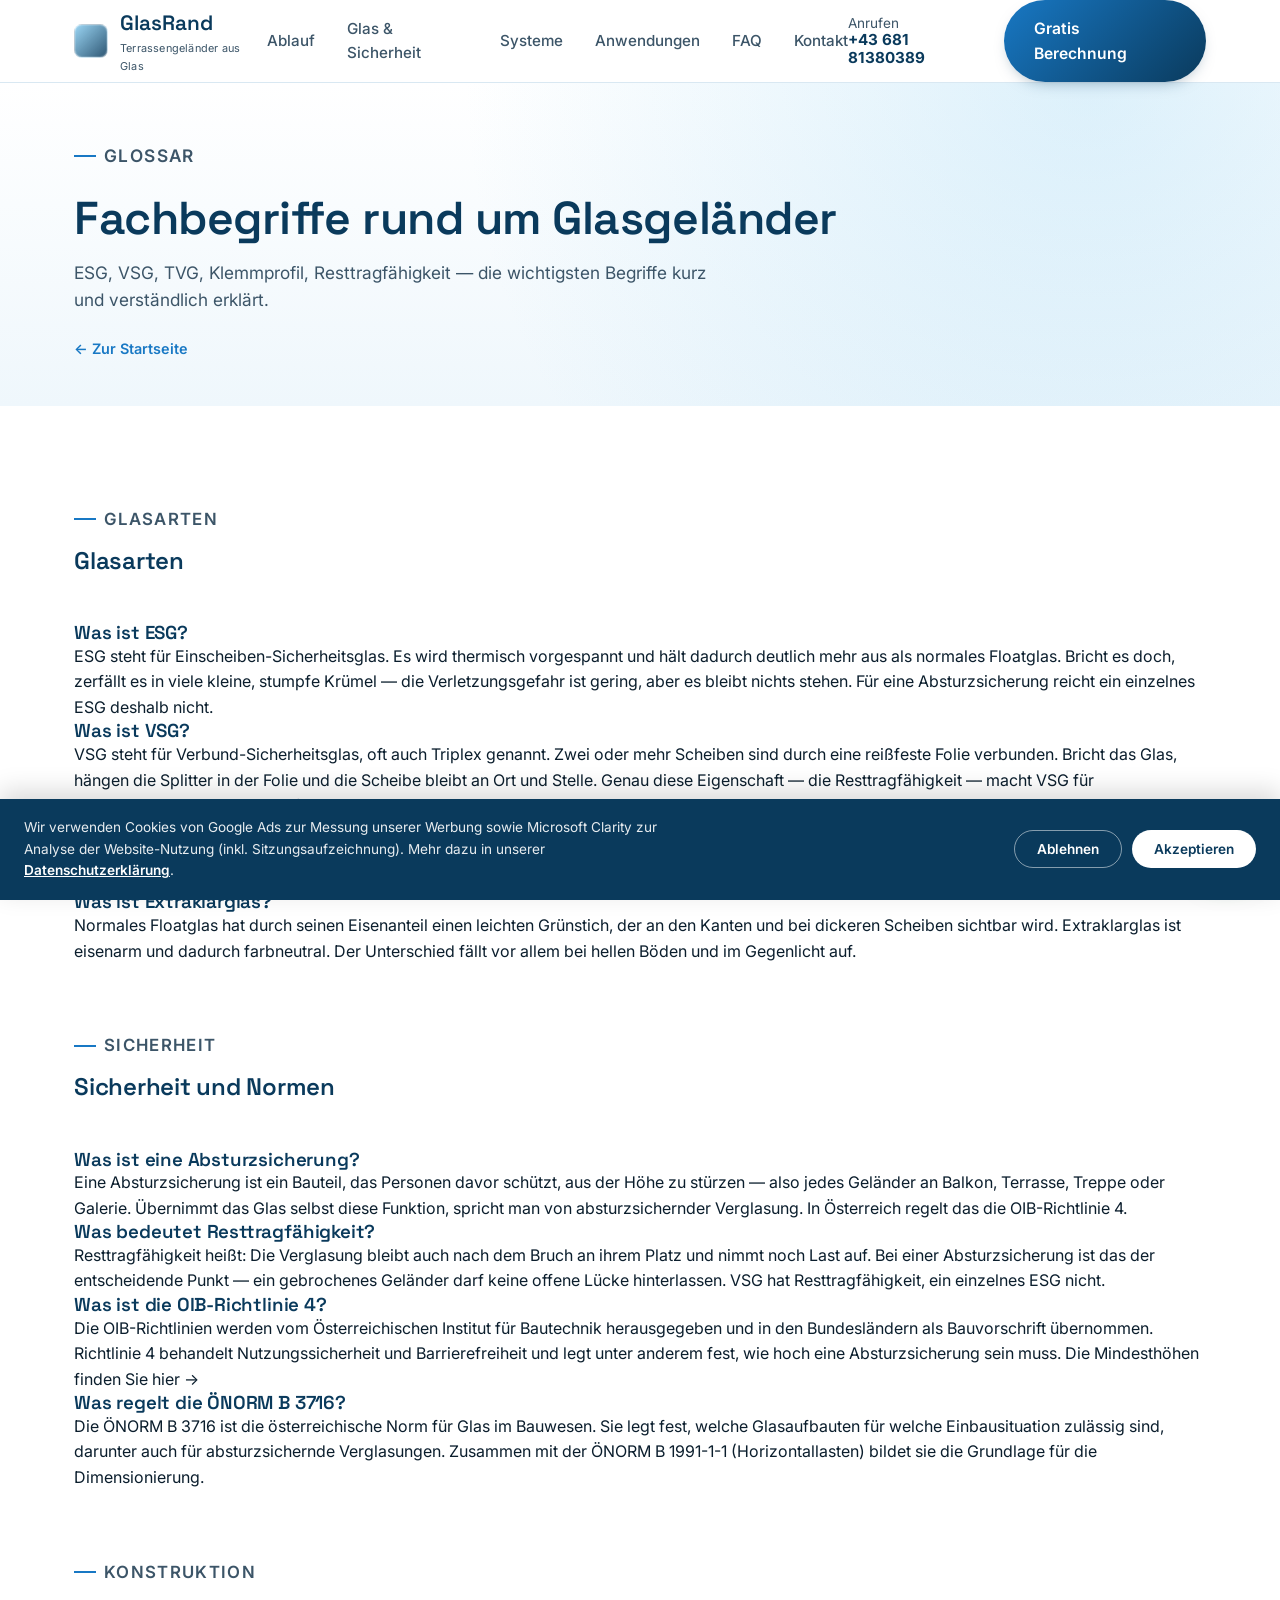
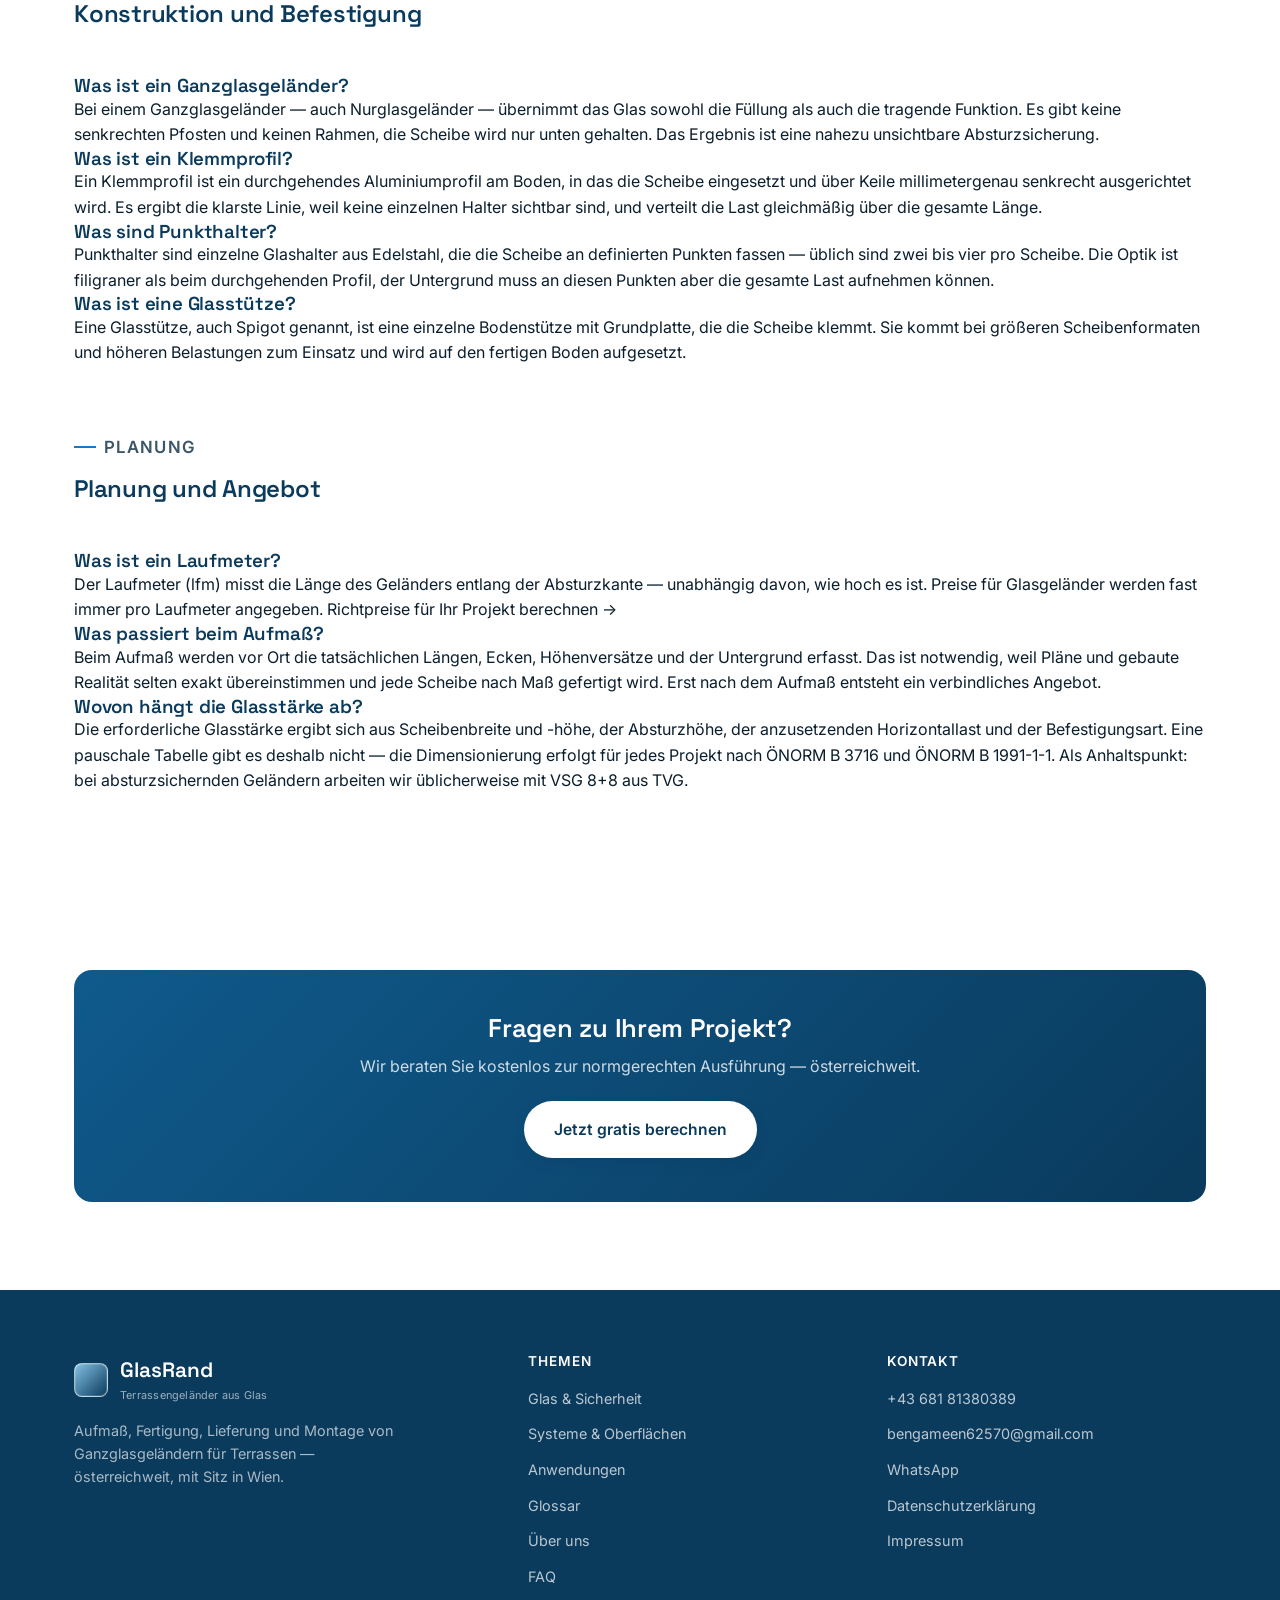
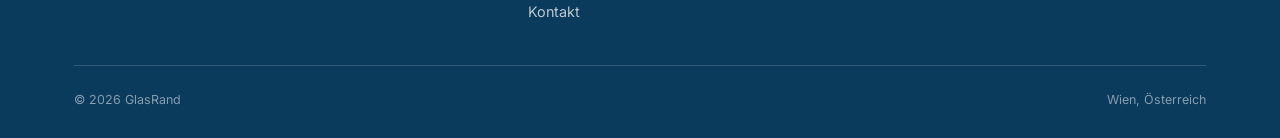
<file: glossar.html>
<!DOCTYPE html>
<html lang="de">
<head>
<meta charset="UTF-8">
<!-- Google Consent Mode v2 -->
<script>
  window.dataLayer = window.dataLayer || [];
  function gtag(){dataLayer.push(arguments);}
  gtag('consent', 'default', {
    'ad_storage': 'denied','ad_user_data': 'denied','ad_personalization': 'denied','analytics_storage': 'denied'
  });
</script>
<script async src="https://www.googletagmanager.com/gtag/js?id=AW-17923302542"></script>
<script>
  window.dataLayer = window.dataLayer || [];
  function gtag(){dataLayer.push(arguments);}
  gtag('js', new Date());
  gtag('config', 'AW-17923302542');
</script>
<link rel="canonical" href="https://glasrand.at/glossar.html">
<meta name="viewport" content="width=device-width, initial-scale=1.0">
<title>Glossar: Fachbegriffe rund um Glasgeländer | GlasRand</title>
<meta name="description" content="Glossar zu Glasgeländern: ESG, VSG, TVG, Klemmprofil, Punkthalter, Absturzsicherung, Resttragfähigkeit — kurz und verständlich erklärt.">
<link rel="icon" type="image/svg+xml" href="/favicon.svg">
<link rel="icon" type="image/png" sizes="32x32" href="/favicon-32.png">
<link rel="apple-touch-icon" href="/apple-touch-icon.png">
<link rel="preconnect" href="https://fonts.googleapis.com">
<link rel="preconnect" href="https://fonts.gstatic.com" crossorigin>
<link href="https://fonts.googleapis.com/css2?family=Space+Grotesk:wght@500;600;700&family=Inter:wght@400;500;600;700&display=swap" rel="stylesheet">
<link rel="stylesheet" href="/style.css">
<script type="application/ld+json">
{
  "@context": "https://schema.org",
  "@type": "DefinedTermSet",
  "@id": "https://glasrand.at/glossar.html#glossar",
  "name": "Glossar: Fachbegriffe rund um Glasgeländer",
  "inDefinedTermSet": "https://glasrand.at/glossar.html",
  "hasDefinedTerm": [
    {"@type":"DefinedTerm","name":"ESG (Einscheiben-Sicherheitsglas)","description":"Thermisch vorgespanntes Glas mit hoher Bruchfestigkeit. Zerfällt bei Bruch in kleine, stumpfe Krümel und hat danach keine Resttragfähigkeit. Für absturzsichernde Geländer allein nicht geeignet."},
    {"@type":"DefinedTerm","name":"VSG (Verbund-Sicherheitsglas)","description":"Zwei oder mehr Scheiben, verbunden durch eine reißfeste Folie. Bleibt bei Bruch in der Folie haften und behält Resttragfähigkeit. Für absturzsichernde Verglasungen in Österreich in der Regel vorgeschrieben."},
    {"@type":"DefinedTerm","name":"TVG (teilvorgespanntes Glas)","description":"Glas mit geringerer Vorspannung als ESG. Bricht in große, zusammenhängende Stücke statt in Krümel und wird deshalb bevorzugt als Einzelscheibe im VSG-Verbund eingesetzt."},
    {"@type":"DefinedTerm","name":"Absturzsicherung","description":"Bauteil, das Personen vor dem Absturz aus der Höhe schützt. In Österreich geregelt in der OIB-Richtlinie 4. Bildet das Glas selbst die Absturzsicherung, spricht man von absturzsichernder Verglasung."},
    {"@type":"DefinedTerm","name":"Resttragfähigkeit","description":"Fähigkeit einer Verglasung, nach dem Bruch noch Lasten aufzunehmen und an Ort und Stelle zu bleiben. Entscheidend bei Absturzsicherungen — VSG besitzt sie, ein einzelnes ESG nicht."},
    {"@type":"DefinedTerm","name":"Ganzglasgeländer","description":"Geländer, bei dem die Füllung und die tragende Funktion vollständig vom Glas übernommen werden, ohne senkrechte Pfosten oder Rahmen. Auch Nurglasgeländer genannt."},
    {"@type":"DefinedTerm","name":"Klemmprofil","description":"Durchgehendes Bodenprofil aus Aluminium, in das die Glasscheibe eingespannt und über Keile ausgerichtet wird. Ergibt eine pfostenlose, durchgehende Linie."},
    {"@type":"DefinedTerm","name":"Punkthalter","description":"Punktuelle Glashalter aus Edelstahl, die die Scheibe an einzelnen Stellen fassen. Ergibt eine filigrane Optik und benötigt weniger Material als ein durchgehendes Profil."},
    {"@type":"DefinedTerm","name":"Glasstütze (Spigot)","description":"Einzelne Bodenstütze mit Grundplatte, die die Glasscheibe klemmt. Wird bei höheren Belastungen und größeren Scheibenformaten eingesetzt."},
    {"@type":"DefinedTerm","name":"Laufmeter (lfm)","description":"Maßeinheit für die Länge eines Geländers entlang der Absturzkante, unabhängig von der Höhe. Grundlage der Preisberechnung bei Glasgeländern."},
    {"@type":"DefinedTerm","name":"Aufmaß","description":"Maßaufnahme vor Ort, bei der die tatsächlichen Längen, Höhenversätze, Ecken und der Untergrund erfasst werden. Grundlage für Fertigung und verbindliches Angebot."},
    {"@type":"DefinedTerm","name":"OIB-Richtlinie 4","description":"Österreichische Richtlinie des Österreichischen Instituts für Bautechnik zu Nutzungssicherheit und Barrierefreiheit. Legt unter anderem die Mindesthöhen von Absturzsicherungen fest."},
    {"@type":"DefinedTerm","name":"ÖNORM B 3716","description":"Österreichische Norm für Glas im Bauwesen. Regelt die Anforderungen an konstruktiven Glasbau, darunter absturzsichernde Verglasungen."},
    {"@type":"DefinedTerm","name":"Extraklarglas","description":"Eisenarmes Glas ohne den typischen Grünstich normalen Floatglases. Wird gewählt, wenn maximale Farbneutralität und Transparenz gefordert sind."}
  ]
}
</script>
</head>
<body>

<div class="cookie-banner hidden" id="cookie-banner">
  <p>Wir verwenden Cookies von Google Ads zur Messung unserer Werbung sowie Microsoft Clarity zur Analyse der Website-Nutzung (inkl. Sitzungsaufzeichnung). Mehr dazu in unserer <a href="/datenschutz.html">Datenschutzerklärung</a>.</p>
  <div class="cookie-actions">
    <button class="btn-cookie btn-cookie-decline" id="cookie-decline">Ablehnen</button>
    <button class="btn-cookie btn-cookie-accept" id="cookie-accept">Akzeptieren</button>
  </div>
</div>

<header class="site-header">
  <div class="container header-inner">
    <a href="/" class="logo">
      <span class="logo-mark"></span>
      <span>GlasRand<small>Terrassengeländer aus Glas</small></span>
    </a>
    <nav class="nav-links" id="navLinks">
      <a href="/#leistungen">Ablauf</a>
      <a href="/glas.html">Glas &amp; Sicherheit</a>
      <a href="/systeme.html">Systeme</a>
      <a href="/anwendungen.html">Anwendungen</a>
      <a href="/#faq">FAQ</a>
      <a href="/#kontakt">Kontakt</a>
    </nav>
    <div class="header-actions">
      <a href="tel:+4368181380389" class="header-phone"><span>Anrufen</span><strong>+43 681 81380389</strong></a>
      <a href="/#kontakt" class="btn btn-primary"><span>Gratis Berechnung</span></a>
      <button class="nav-toggle" id="navToggle" aria-label="Menü öffnen" aria-expanded="false"><span></span><span></span><span></span></button>
    </div>
  </div>
</header>

<main>
  <section class="subhero">
    <div class="container">
      <p class="eyebrow">Glossar</p>
      <h1>Fachbegriffe rund um Glasgeländer</h1>
      <p>ESG, VSG, TVG, Klemmprofil, Resttragfähigkeit — die wichtigsten Begriffe kurz und verständlich erklärt.</p>
      <a href="/" class="backlink">← Zur Startseite</a>
    </div>
  </section>

  <section>
    <div class="container">

      <div class="section-head"><p class="eyebrow">Glasarten</p><h2>Glasarten</h2></div>

      <h3 id="esg">Was ist ESG?</h3>
      <p>ESG steht für Einscheiben-Sicherheitsglas. Es wird thermisch vorgespannt und hält dadurch deutlich mehr aus als normales Floatglas. Bricht es doch, zerfällt es in viele kleine, stumpfe Krümel — die Verletzungsgefahr ist gering, aber es bleibt nichts stehen. Für eine Absturzsicherung reicht ein einzelnes ESG deshalb nicht.</p>

      <h3 id="vsg">Was ist VSG?</h3>
      <p>VSG steht für Verbund-Sicherheitsglas, oft auch Triplex genannt. Zwei oder mehr Scheiben sind durch eine reißfeste Folie verbunden. Bricht das Glas, hängen die Splitter in der Folie und die Scheibe bleibt an Ort und Stelle. Genau diese Eigenschaft — die Resttragfähigkeit — macht VSG für absturzsichernde Geländer erforderlich.</p>

      <h3 id="tvg">Was ist TVG?</h3>
      <p>TVG ist teilvorgespanntes Glas. Die Vorspannung ist geringer als bei ESG, dafür bricht es nicht in Krümel, sondern in große zusammenhängende Stücke. Im Verbund zu VSG verarbeitet ergibt das eine deutlich höhere Resttragfähigkeit als VSG aus ESG. Wir verwenden für Geländer VSG 8+8 aus TVG.</p>

      <h3 id="extraklar">Was ist Extraklarglas?</h3>
      <p>Normales Floatglas hat durch seinen Eisenanteil einen leichten Grünstich, der an den Kanten und bei dickeren Scheiben sichtbar wird. Extraklarglas ist eisenarm und dadurch farbneutral. Der Unterschied fällt vor allem bei hellen Böden und im Gegenlicht auf.</p>

      <div class="section-head" style="margin-top:56px"><p class="eyebrow">Sicherheit</p><h2>Sicherheit und Normen</h2></div>

      <h3 id="absturzsicherung">Was ist eine Absturzsicherung?</h3>
      <p>Eine Absturzsicherung ist ein Bauteil, das Personen davor schützt, aus der Höhe zu stürzen — also jedes Geländer an Balkon, Terrasse, Treppe oder Galerie. Übernimmt das Glas selbst diese Funktion, spricht man von absturzsichernder Verglasung. In Österreich regelt das die OIB-Richtlinie 4.</p>

      <h3 id="resttragfaehigkeit">Was bedeutet Resttragfähigkeit?</h3>
      <p>Resttragfähigkeit heißt: Die Verglasung bleibt auch nach dem Bruch an ihrem Platz und nimmt noch Last auf. Bei einer Absturzsicherung ist das der entscheidende Punkt — ein gebrochenes Geländer darf keine offene Lücke hinterlassen. VSG hat Resttragfähigkeit, ein einzelnes ESG nicht.</p>

      <h3 id="oib4">Was ist die OIB-Richtlinie 4?</h3>
      <p>Die OIB-Richtlinien werden vom Österreichischen Institut für Bautechnik herausgegeben und in den Bundesländern als Bauvorschrift übernommen. Richtlinie 4 behandelt Nutzungssicherheit und Barrierefreiheit und legt unter anderem fest, wie hoch eine Absturzsicherung sein muss. <a href="/glas.html">Die Mindesthöhen finden Sie hier →</a></p>

      <h3 id="oenorm">Was regelt die ÖNORM B 3716?</h3>
      <p>Die ÖNORM B 3716 ist die österreichische Norm für Glas im Bauwesen. Sie legt fest, welche Glasaufbauten für welche Einbausituation zulässig sind, darunter auch für absturzsichernde Verglasungen. Zusammen mit der ÖNORM B 1991-1-1 (Horizontallasten) bildet sie die Grundlage für die Dimensionierung.</p>

      <div class="section-head" style="margin-top:56px"><p class="eyebrow">Konstruktion</p><h2>Konstruktion und Befestigung</h2></div>

      <h3 id="ganzglasgelaender">Was ist ein Ganzglasgeländer?</h3>
      <p>Bei einem Ganzglasgeländer — auch Nurglasgeländer — übernimmt das Glas sowohl die Füllung als auch die tragende Funktion. Es gibt keine senkrechten Pfosten und keinen Rahmen, die Scheibe wird nur unten gehalten. Das Ergebnis ist eine nahezu unsichtbare Absturzsicherung.</p>

      <h3 id="klemmprofil">Was ist ein Klemmprofil?</h3>
      <p>Ein Klemmprofil ist ein durchgehendes Aluminiumprofil am Boden, in das die Scheibe eingesetzt und über Keile millimetergenau senkrecht ausgerichtet wird. Es ergibt die klarste Linie, weil keine einzelnen Halter sichtbar sind, und verteilt die Last gleichmäßig über die gesamte Länge.</p>

      <h3 id="punkthalter">Was sind Punkthalter?</h3>
      <p>Punkthalter sind einzelne Glashalter aus Edelstahl, die die Scheibe an definierten Punkten fassen — üblich sind zwei bis vier pro Scheibe. Die Optik ist filigraner als beim durchgehenden Profil, der Untergrund muss an diesen Punkten aber die gesamte Last aufnehmen können.</p>

      <h3 id="glasstuetze">Was ist eine Glasstütze?</h3>
      <p>Eine Glasstütze, auch Spigot genannt, ist eine einzelne Bodenstütze mit Grundplatte, die die Scheibe klemmt. Sie kommt bei größeren Scheibenformaten und höheren Belastungen zum Einsatz und wird auf den fertigen Boden aufgesetzt.</p>

      <div class="section-head" style="margin-top:56px"><p class="eyebrow">Planung</p><h2>Planung und Angebot</h2></div>

      <h3 id="laufmeter">Was ist ein Laufmeter?</h3>
      <p>Der Laufmeter (lfm) misst die Länge des Geländers entlang der Absturzkante — unabhängig davon, wie hoch es ist. Preise für Glasgeländer werden fast immer pro Laufmeter angegeben. <a href="/#rechner">Richtpreise für Ihr Projekt berechnen →</a></p>

      <h3 id="aufmass">Was passiert beim Aufmaß?</h3>
      <p>Beim Aufmaß werden vor Ort die tatsächlichen Längen, Ecken, Höhenversätze und der Untergrund erfasst. Das ist notwendig, weil Pläne und gebaute Realität selten exakt übereinstimmen und jede Scheibe nach Maß gefertigt wird. Erst nach dem Aufmaß entsteht ein verbindliches Angebot.</p>

      <h3 id="glasstaerke">Wovon hängt die Glasstärke ab?</h3>
      <p>Die erforderliche Glasstärke ergibt sich aus Scheibenbreite und -höhe, der Absturzhöhe, der anzusetzenden Horizontallast und der Befestigungsart. Eine pauschale Tabelle gibt es deshalb nicht — die Dimensionierung erfolgt für jedes Projekt nach ÖNORM B 3716 und ÖNORM B 1991-1-1. Als Anhaltspunkt: bei absturzsichernden Geländern arbeiten wir üblicherweise mit VSG 8+8 aus TVG.</p>

    </div>
  </section>

  <section>
    <div class="container">
      <div class="cta-band">
        <h2>Fragen zu Ihrem Projekt?</h2>
        <p>Wir beraten Sie kostenlos zur normgerechten Ausführung — österreichweit.</p>
        <a href="/#kontakt" class="btn btn-primary" style="background:#fff;color:var(--blue-900)"><span>Jetzt gratis berechnen</span></a>
      </div>
    </div>
  </section>
</main>

<footer>
  <div class="container">
    <div class="footer-grid">
      <div class="footer-brand">
        <a href="/" class="logo"><span class="logo-mark"></span><span>GlasRand<small>Terrassengeländer aus Glas</small></span></a>
        <p>Aufmaß, Fertigung, Lieferung und Montage von Ganzglasgeländern für Terrassen — österreichweit, mit Sitz in Wien.</p>
      </div>
      <div class="footer-col">
        <h4>Themen</h4>
        <ul>
          <li><a href="/glas.html">Glas &amp; Sicherheit</a></li>
          <li><a href="/systeme.html">Systeme &amp; Oberflächen</a></li>
          <li><a href="/anwendungen.html">Anwendungen</a></li>
          <li><a href="/glossar.html">Glossar</a></li>
          <li><a href="/ueber-uns.html">Über uns</a></li>
          <li><a href="/#faq">FAQ</a></li>
          <li><a href="/#kontakt">Kontakt</a></li>
        </ul>
      </div>
      <div class="footer-col">
        <h4>Kontakt</h4>
        <ul>
          <li><a href="tel:+4368181380389">+43 681 81380389</a></li>
          <li><a href="mailto:bengameen62570@gmail.com">bengameen62570@gmail.com</a></li>
          <li><a href="https://wa.me/4368181380389" target="_blank" rel="noopener">WhatsApp</a></li>
          <li><a href="/datenschutz.html">Datenschutzerklärung</a></li>
          <li><a href="/impressum.html">Impressum</a></li>
        </ul>
      </div>
    </div>
    <div class="footer-legal"><span>© <span id="year"></span> GlasRand</span><span>Wien, Österreich</span></div>
  </div>
</footer>

<a href="https://wa.me/4368181380389" target="_blank" rel="noopener" class="wa-float" aria-label="WhatsApp Chat starten">
  <svg viewBox="0 0 24 24" fill="#fff"><path d="M12 2C6.48 2 2 6.48 2 12c0 1.85.5 3.58 1.38 5.07L2 22l5.06-1.33A9.94 9.94 0 0 0 12 22c5.52 0 10-4.48 10-10S17.52 2 12 2zm0 18c-1.6 0-3.1-.44-4.38-1.2l-.31-.18-3.01.79.8-2.94-.2-.3A7.94 7.94 0 0 1 4 12c0-4.41 3.59-8 8-8s8 3.59 8 8-3.59 8-8 8z"/></svg>
</a>
<script src="/script.js"></script>
</body>
</html>
</file>
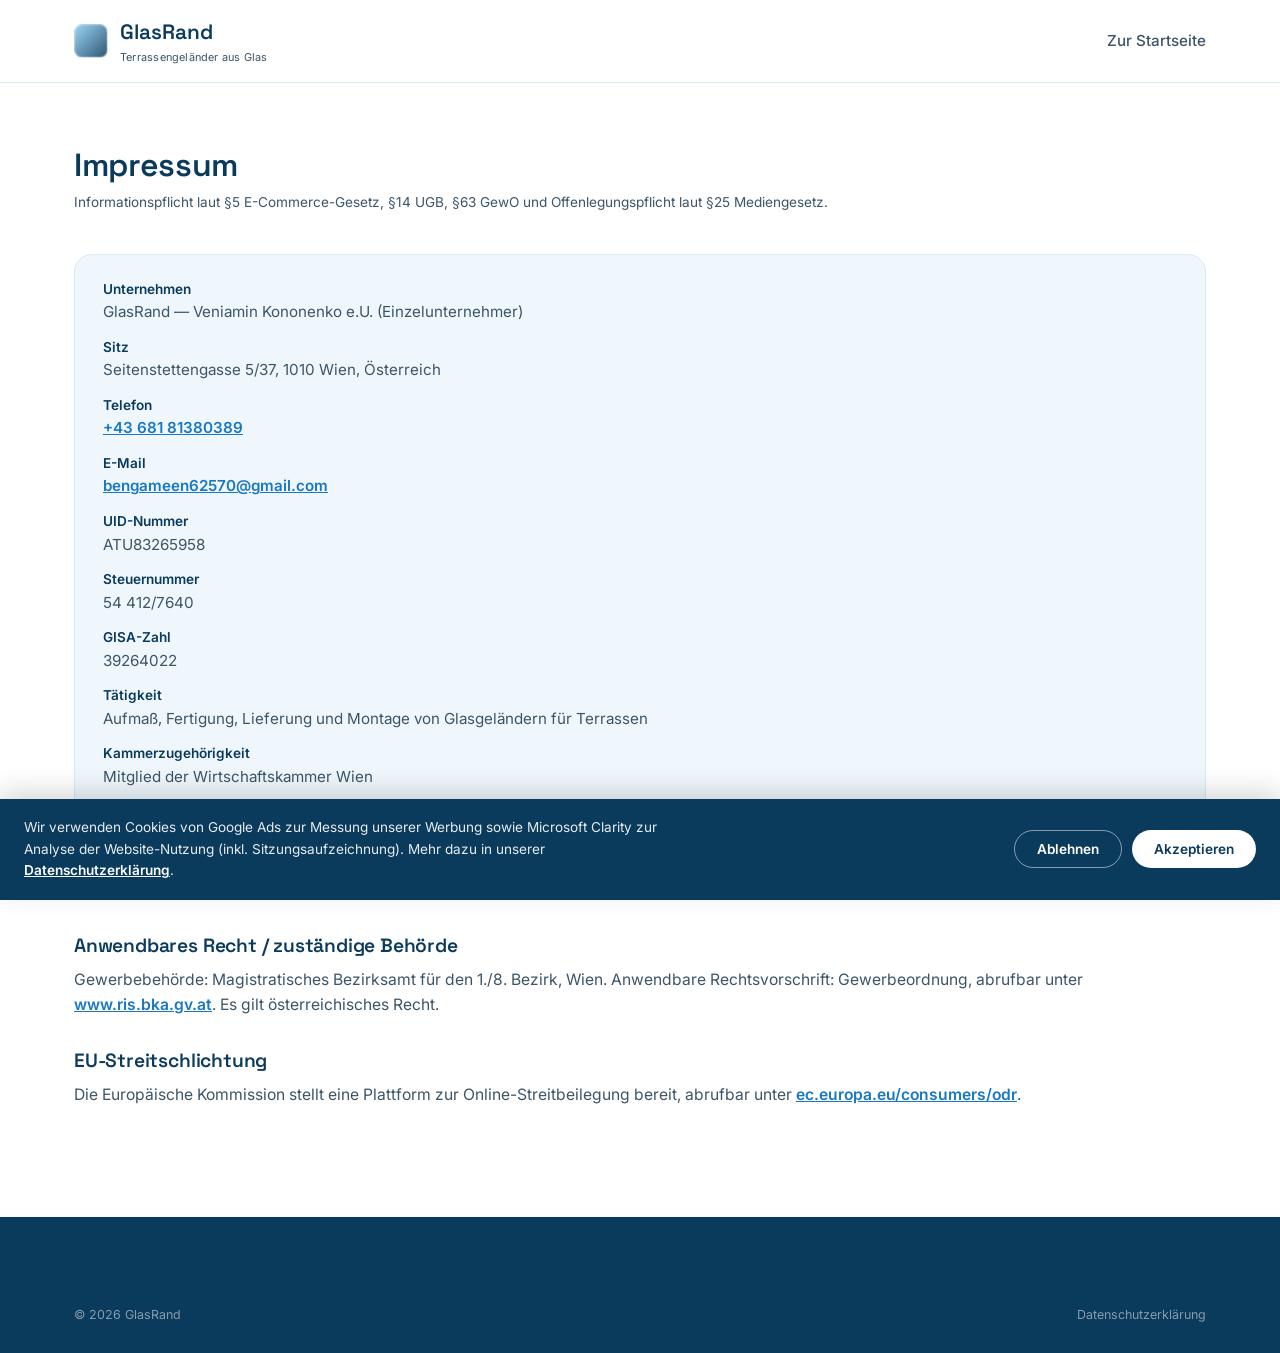
<file: impressum.html>
<!DOCTYPE html>
<html lang="de">
<head>
<meta charset="UTF-8">
<!-- Google Consent Mode v2 (Standard: abgelehnt, bis Nutzer zustimmt) -->
<script>
  window.dataLayer = window.dataLayer || [];
  function gtag(){dataLayer.push(arguments);}
  gtag('consent', 'default', {
    'ad_storage': 'denied',
    'ad_user_data': 'denied',
    'ad_personalization': 'denied',
    'analytics_storage': 'denied'
  });
</script>
<!-- Google tag (gtag.js) -->
<script async src="https://www.googletagmanager.com/gtag/js?id=AW-17923302542"></script>
<script>
  window.dataLayer = window.dataLayer || [];
  function gtag(){dataLayer.push(arguments);}
  gtag('js', new Date());

  gtag('config', 'AW-17923302542');
</script>

<link rel="canonical" href="https://glasrand.at/impressum.html">
<meta name="viewport" content="width=device-width, initial-scale=1.0">
<meta name="robots" content="noindex, follow">
<title>Impressum | GlasRand</title>
<link rel="preconnect" href="https://fonts.googleapis.com">
<link rel="preconnect" href="https://fonts.gstatic.com" crossorigin>
<link href="https://fonts.googleapis.com/css2?family=Space+Grotesk:wght@500;600;700&family=Inter:wght@400;500;600;700&display=swap" rel="stylesheet">
<link rel="stylesheet" href="style.css">
</head>
<body>

<div class="cookie-banner hidden" id="cookie-banner">
  <p>Wir verwenden Cookies von Google Ads zur Messung unserer Werbung sowie Microsoft Clarity zur Analyse der Website-Nutzung (inkl. Sitzungsaufzeichnung). Mehr dazu in unserer <a href="datenschutz.html">Datenschutzerklärung</a>.</p>
  <div class="cookie-actions">
    <button class="btn-cookie btn-cookie-decline" id="cookie-decline">Ablehnen</button>
    <button class="btn-cookie btn-cookie-accept" id="cookie-accept">Akzeptieren</button>
  </div>
</div>


<header class="site-header">
  <div class="container header-inner">
    <a href="index.html" class="logo">
      <span class="logo-mark"></span>
      <span>GlasRand<small>Terrassengeländer aus Glas</small></span>
    </a>
    <nav class="nav-links open" style="position:static;border:none;transform:none;opacity:1;pointer-events:auto;flex-direction:row;">
      <a href="index.html">Zur Startseite</a>
    </nav>
  </div>
</header>

<main class="legal-page">
  <div class="container">
    <h1>Impressum</h1>
    <p class="updated">Informationspflicht laut §5 E-Commerce-Gesetz, §14 UGB, §63 GewO und Offenlegungspflicht laut §25 Mediengesetz.</p>

    <div class="legal-card">
      <dl>
        <dt>Unternehmen</dt>
        <dd>GlasRand — Veniamin Kononenko e.U. (Einzelunternehmer)</dd>

        <dt>Sitz</dt>
        <dd>Seitenstettengasse 5/37, 1010 Wien, Österreich</dd>

        <dt>Telefon</dt>
        <dd><a href="tel:+4368181380389">+43 681 81380389</a></dd>

        <dt>E-Mail</dt>
        <dd><a href="mailto:bengameen62570@gmail.com">bengameen62570@gmail.com</a></dd>

        <dt>UID-Nummer</dt>
        <dd>ATU83265958</dd>

        <dt>Steuernummer</dt>
        <dd>54 412/7640</dd>

        <dt>GISA-Zahl</dt>
        <dd>39264022</dd>

        <dt>Tätigkeit</dt>
        <dd>Aufmaß, Fertigung, Lieferung und Montage von Glasgeländern für Terrassen</dd>

        <dt>Kammerzugehörigkeit</dt>
        <dd>Mitglied der Wirtschaftskammer Wien</dd>
      </dl>
    </div>

    <h2>Unternehmensgegenstand</h2>
    <p>Herstellung, Lieferung und Montage von Ganzglasgeländern für Terrassen im gesamten Bundesgebiet Österreichs.</p>

    <h2>Anwendbares Recht / zuständige Behörde</h2>
    <p>Gewerbebehörde: Magistratisches Bezirksamt für den 1./8. Bezirk, Wien. Anwendbare Rechtsvorschrift: Gewerbeordnung, abrufbar unter <a href="https://www.ris.bka.gv.at" target="_blank" rel="noopener">www.ris.bka.gv.at</a>. Es gilt österreichisches Recht.</p>

    <h2>EU-Streitschlichtung</h2>
    <p>Die Europäische Kommission stellt eine Plattform zur Online-Streitbeilegung bereit, abrufbar unter <a href="https://ec.europa.eu/consumers/odr" target="_blank" rel="noopener">ec.europa.eu/consumers/odr</a>.</p>

  </div>
</main>

<footer>
  <div class="container">
    <div class="footer-legal">
      <span>© <span id="year"></span> GlasRand</span>
      <span><a href="datenschutz.html" style="color:inherit;">Datenschutzerklärung</a></span>
    </div>
  </div>
</footer>

<script src="script.js"></script>
</body>
</html>
</file>
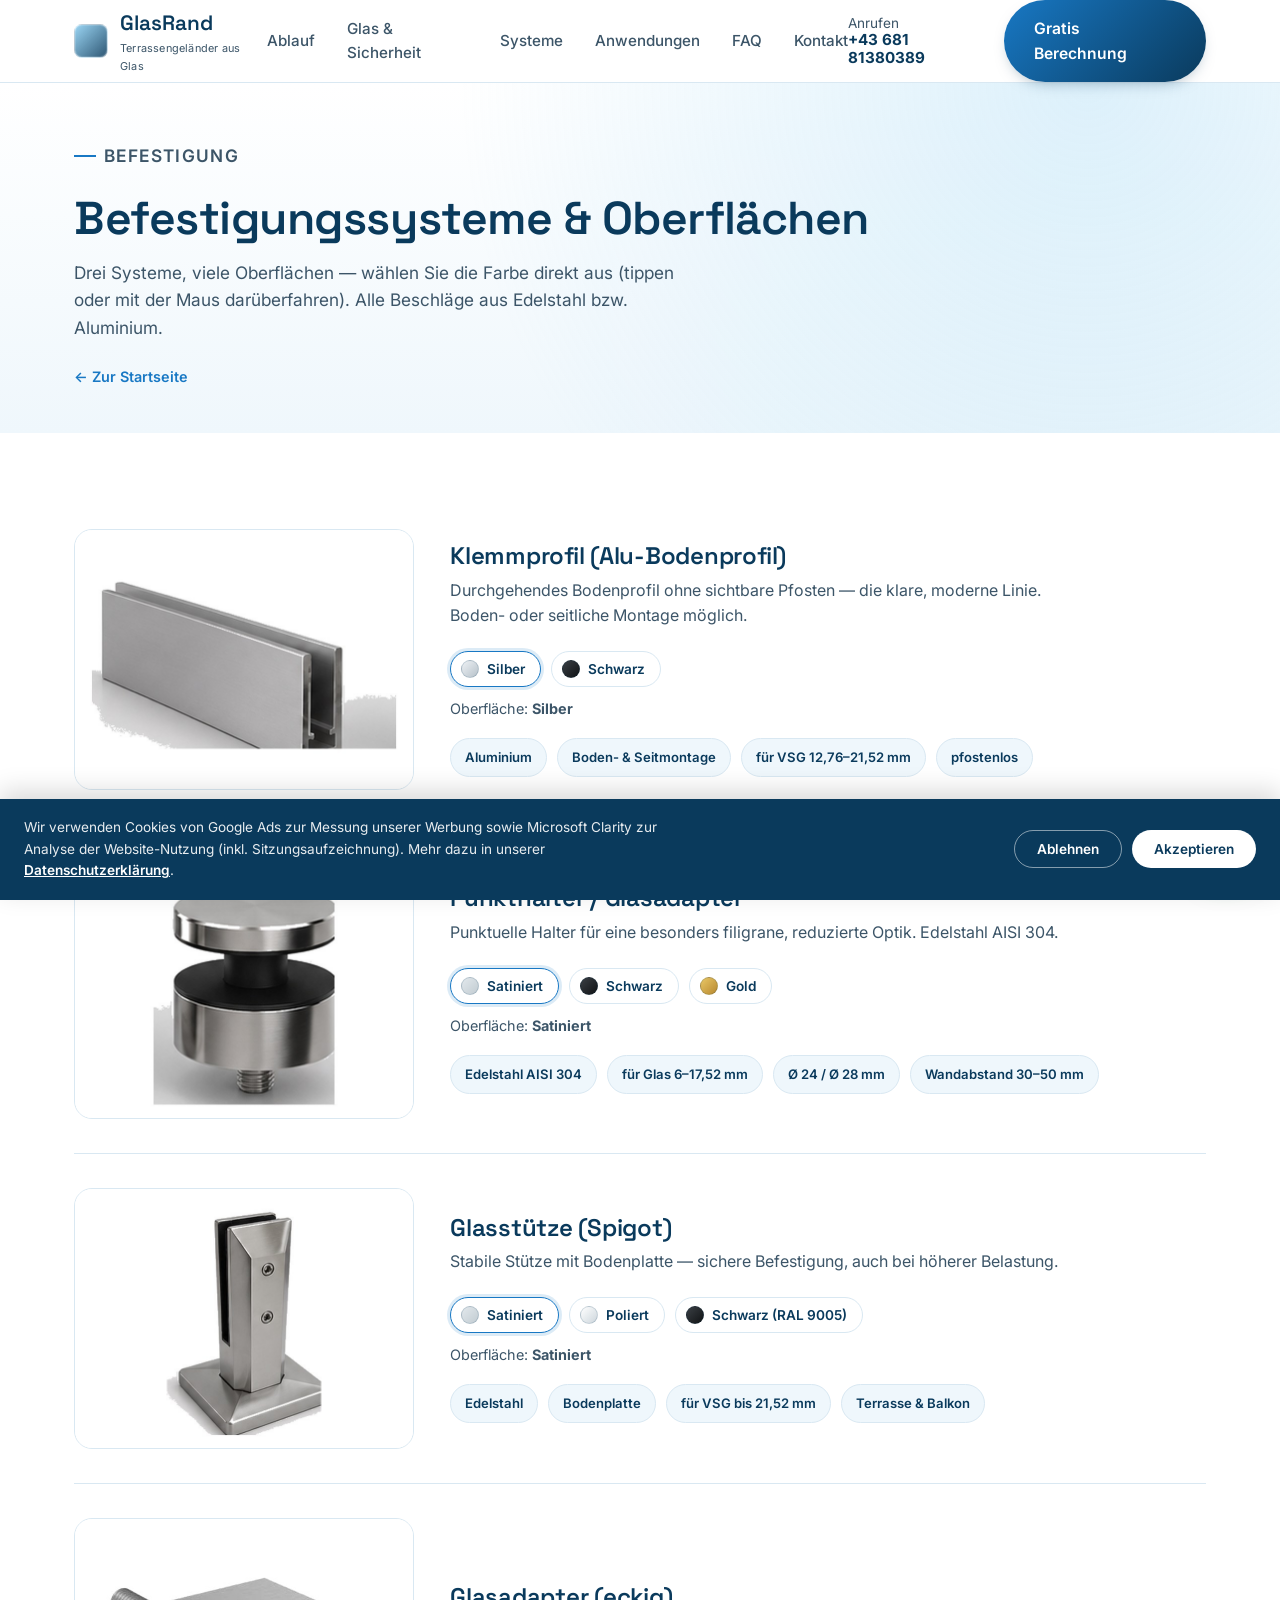
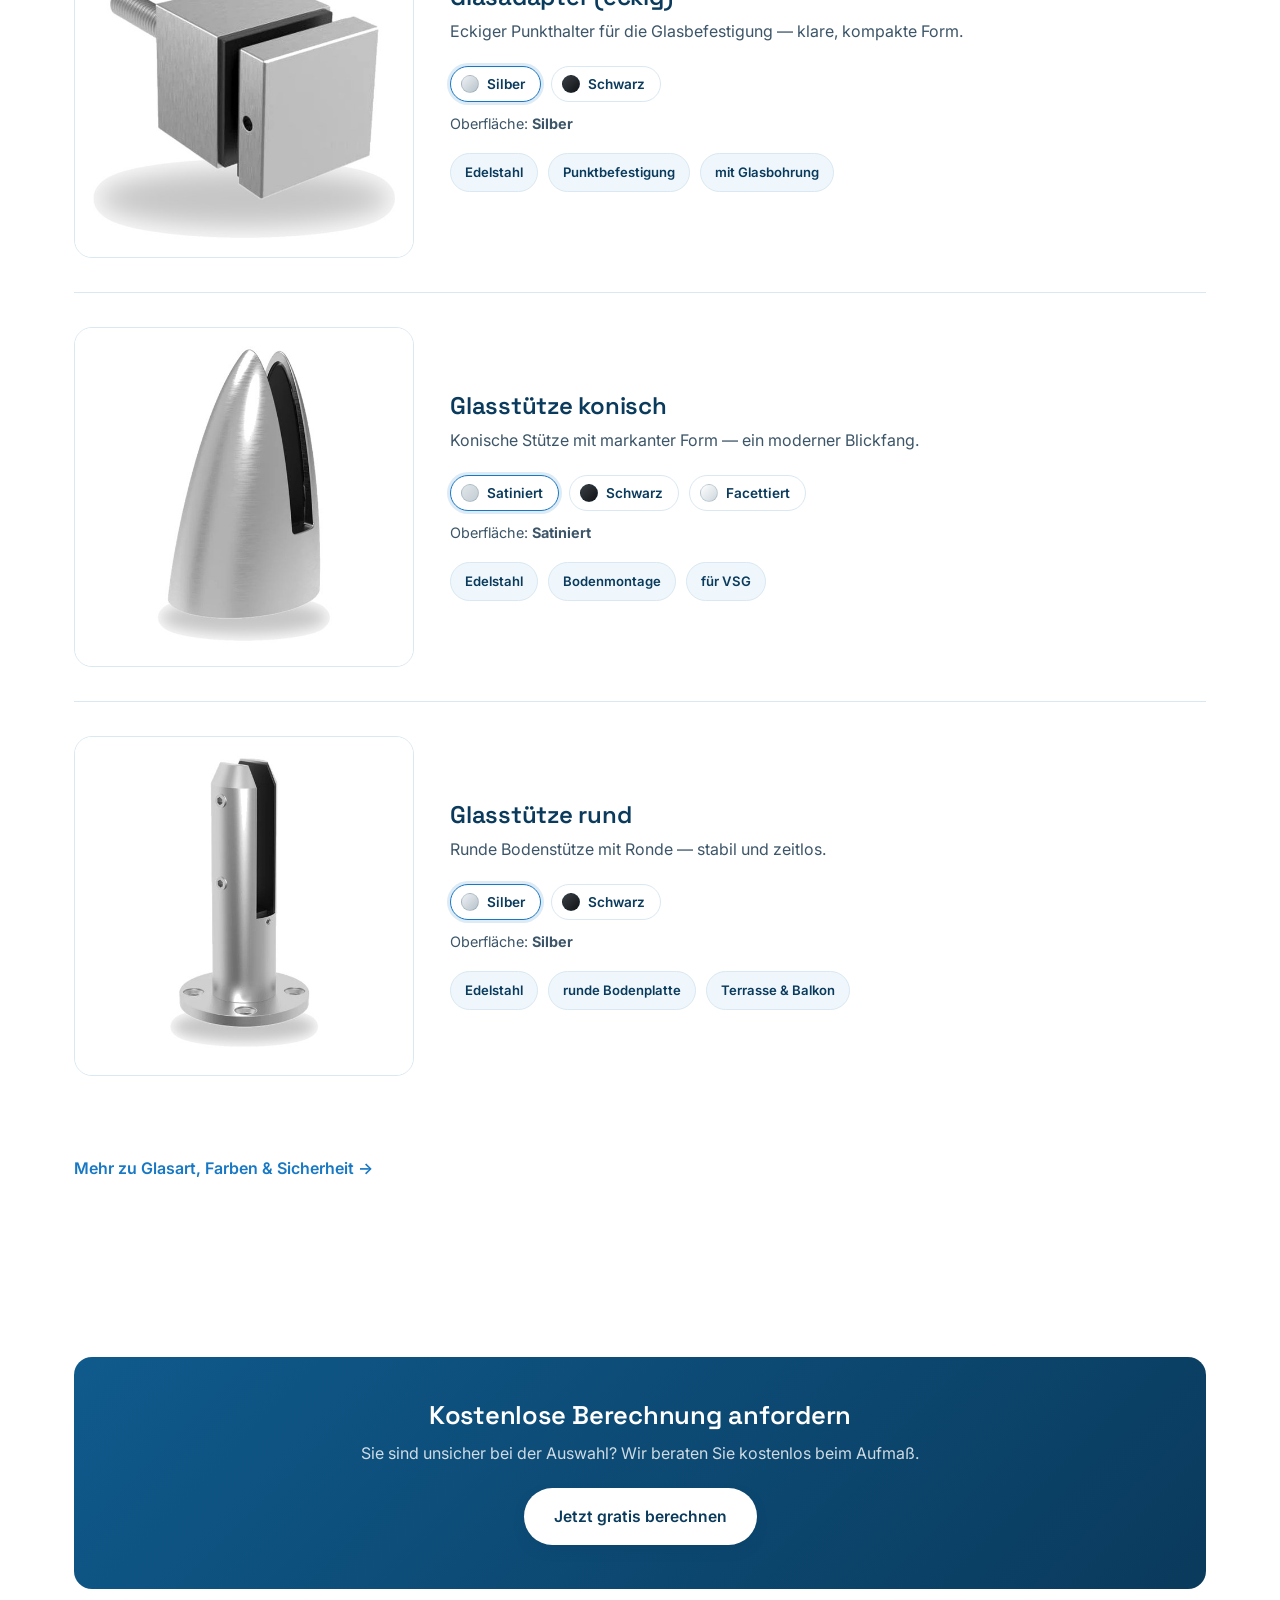
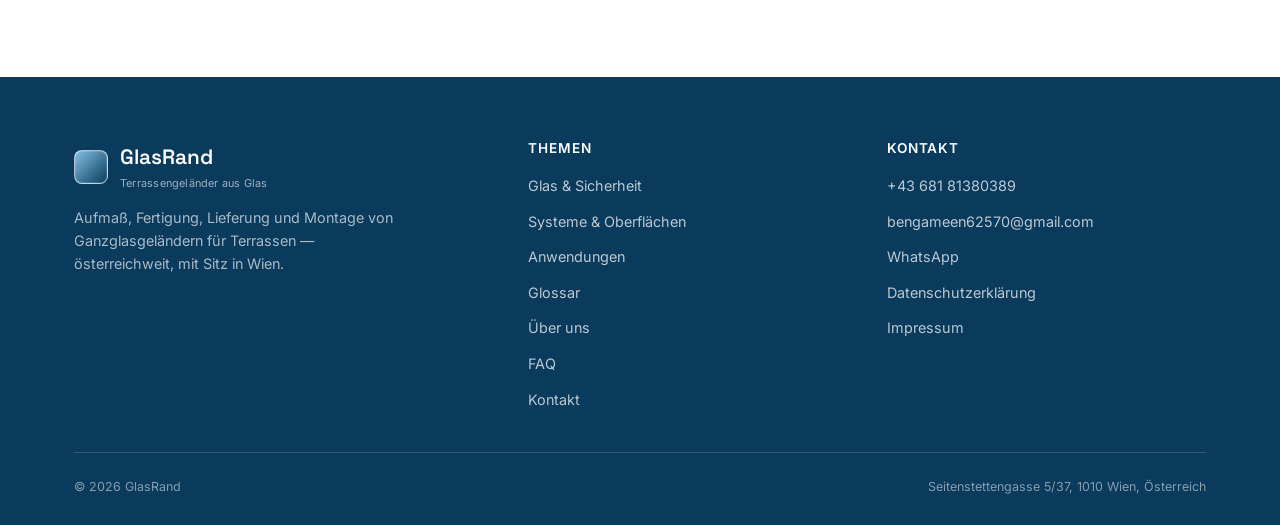
<file: systeme.html>
<!DOCTYPE html>
<html lang="de">
<head>
<meta charset="UTF-8">
<!-- Google Consent Mode v2 -->
<script>
  window.dataLayer = window.dataLayer || [];
  function gtag(){dataLayer.push(arguments);}
  gtag('consent', 'default', {
    'ad_storage': 'denied','ad_user_data': 'denied','ad_personalization': 'denied','analytics_storage': 'denied'
  });
</script>
<script async src="https://www.googletagmanager.com/gtag/js?id=AW-17923302542"></script>
<script>
  window.dataLayer = window.dataLayer || [];
  function gtag(){dataLayer.push(arguments);}
  gtag('js', new Date());
  gtag('config', 'AW-17923302542');
</script>
<link rel="canonical" href="https://glasrand.at/systeme.html">
<meta name="viewport" content="width=device-width, initial-scale=1.0">
<title>Systeme &amp; Oberflächen | GlasRand</title>
<meta name="description" content="Befestigungssysteme für Glasgeländer und ihre Oberflächen: Klemmprofil, Punkthalter und Glasstütze in Silber, Schwarz, Satiniert, Poliert und Gold — Farbe direkt wählbar.">
<link rel="icon" type="image/svg+xml" href="/favicon.svg">
<link rel="icon" type="image/png" sizes="32x32" href="/favicon-32.png">
<link rel="apple-touch-icon" href="/apple-touch-icon.png">
<link rel="preconnect" href="https://fonts.googleapis.com">
<link rel="preconnect" href="https://fonts.gstatic.com" crossorigin>
<link href="https://fonts.googleapis.com/css2?family=Space+Grotesk:wght@500;600;700&family=Inter:wght@400;500;600;700&display=swap" rel="stylesheet">
<link rel="stylesheet" href="/style.css">
</head>
<body>

<div class="cookie-banner hidden" id="cookie-banner">
  <p>Wir verwenden Cookies von Google Ads zur Messung unserer Werbung sowie Microsoft Clarity zur Analyse der Website-Nutzung (inkl. Sitzungsaufzeichnung). Mehr dazu in unserer <a href="/datenschutz.html">Datenschutzerklärung</a>.</p>
  <div class="cookie-actions">
    <button class="btn-cookie btn-cookie-decline" id="cookie-decline">Ablehnen</button>
    <button class="btn-cookie btn-cookie-accept" id="cookie-accept">Akzeptieren</button>
  </div>
</div>

<header class="site-header">
  <div class="container header-inner">
    <a href="/" class="logo">
      <span class="logo-mark"></span>
      <span>GlasRand<small>Terrassengeländer aus Glas</small></span>
    </a>
    <nav class="nav-links" id="navLinks">
      <a href="/#leistungen">Ablauf</a>
      <a href="/glas.html">Glas &amp; Sicherheit</a>
      <a href="/systeme.html">Systeme</a>
      <a href="/anwendungen.html">Anwendungen</a>
      <a href="/#faq">FAQ</a>
      <a href="/#kontakt">Kontakt</a>
    </nav>
    <div class="header-actions">
      <a href="tel:+4368181380389" class="header-phone"><span>Anrufen</span><strong>+43 681 81380389</strong></a>
      <a href="/#kontakt" class="btn btn-primary"><span>Gratis Berechnung</span></a>
      <button class="nav-toggle" id="navToggle" aria-label="Menü öffnen" aria-expanded="false"><span></span><span></span><span></span></button>
    </div>
  </div>
</header>

<main>
  <section class="subhero">
    <div class="container">
      <p class="eyebrow">Befestigung</p>
      <h1>Befestigungssysteme &amp; Oberflächen</h1>
      <p>Drei Systeme, viele Oberflächen — wählen Sie die Farbe direkt aus (tippen oder mit der Maus darüberfahren). Alle Beschläge aus Edelstahl bzw. Aluminium.</p>
      <a href="/" class="backlink">← Zur Startseite</a>
    </div>
  </section>

  <section>
    <div class="container">
    <div class="sys-block">
      <div class="picker">
        <div class="picker-media"><img id="pimg1" src="/img/profil-silber.jpg" data-active="/img/profil-silber.jpg" alt="Klemmprofil (Alu-Bodenprofil)" width="680" height="520"></div>
        <div class="picker-info">
          <h2>Klemmprofil (Alu-Bodenprofil)</h2>
          <p class="sys-desc">Durchgehendes Bodenprofil ohne sichtbare Pfosten — die klare, moderne Linie. Boden- oder seitliche Montage möglich.</p>
          <div class="finish-choose" data-target="pimg1" data-label="plab1"><button type="button" class="fc active" data-img="/img/profil-silber.jpg" data-name="Silber"><i class="d-silber"></i><span>Silber</span></button><button type="button" class="fc" data-img="/img/profil-schwarz.jpg" data-name="Schwarz"><i class="d-schwarz"></i><span>Schwarz</span></button></div>
          <p class="finish-current">Oberfläche: <strong id="plab1">Silber</strong></p>
          <div class="spec-tags"><span>Aluminium</span><span>Boden- &amp; Seitmontage</span><span>für VSG 12,76–21,52 mm</span><span>pfostenlos</span></div>
        </div>
      </div>
    </div>
    <div class="sys-block">
      <div class="picker">
        <div class="picker-media"><img id="pimg2" src="/img/punkt-satiniert.jpg" data-active="/img/punkt-satiniert.jpg" alt="Punkthalter / Glasadapter" width="680" height="520"></div>
        <div class="picker-info">
          <h2>Punkthalter / Glasadapter</h2>
          <p class="sys-desc">Punktuelle Halter für eine besonders filigrane, reduzierte Optik. Edelstahl AISI 304.</p>
          <div class="finish-choose" data-target="pimg2" data-label="plab2"><button type="button" class="fc active" data-img="/img/punkt-satiniert.jpg" data-name="Satiniert"><i class="d-satin"></i><span>Satiniert</span></button><button type="button" class="fc" data-img="/img/punkt-schwarz.jpg" data-name="Schwarz"><i class="d-schwarz"></i><span>Schwarz</span></button><button type="button" class="fc" data-img="/img/punkt-gold.jpg" data-name="Gold"><i class="d-gold"></i><span>Gold</span></button></div>
          <p class="finish-current">Oberfläche: <strong id="plab2">Satiniert</strong></p>
          <div class="spec-tags"><span>Edelstahl AISI 304</span><span>für Glas 6–17,52 mm</span><span>Ø 24 / Ø 28 mm</span><span>Wandabstand 30–50 mm</span></div>
        </div>
      </div>
    </div>
    <div class="sys-block">
      <div class="picker">
        <div class="picker-media"><img id="pimg3" src="/img/stuetze-satiniert.jpg" data-active="/img/stuetze-satiniert.jpg" alt="Glasstütze (Spigot)" width="680" height="520"></div>
        <div class="picker-info">
          <h2>Glasstütze (Spigot)</h2>
          <p class="sys-desc">Stabile Stütze mit Bodenplatte — sichere Befestigung, auch bei höherer Belastung.</p>
          <div class="finish-choose" data-target="pimg3" data-label="plab3"><button type="button" class="fc active" data-img="/img/stuetze-satiniert.jpg" data-name="Satiniert"><i class="d-satin"></i><span>Satiniert</span></button><button type="button" class="fc" data-img="/img/stuetze-poliert.jpg" data-name="Poliert"><i class="d-poliert"></i><span>Poliert</span></button><button type="button" class="fc" data-img="/img/stuetze-schwarz.jpg" data-name="Schwarz (RAL 9005)"><i class="d-schwarz"></i><span>Schwarz (RAL 9005)</span></button></div>
          <p class="finish-current">Oberfläche: <strong id="plab3">Satiniert</strong></p>
          <div class="spec-tags"><span>Edelstahl</span><span>Bodenplatte</span><span>für VSG bis 21,52 mm</span><span>Terrasse &amp; Balkon</span></div>
        </div>
      </div>
    </div>
    <div class="sys-block">
      <div class="picker">
        <div class="picker-media"><img id="pimg4" src="/img/glasadapter-eckig-silber.jpg" data-active="/img/glasadapter-eckig-silber.jpg" alt="Glasadapter (eckig)" width="680" height="520"></div>
        <div class="picker-info">
          <h2>Glasadapter (eckig)</h2>
          <p class="sys-desc">Eckiger Punkthalter für die Glasbefestigung — klare, kompakte Form.</p>
          <div class="finish-choose" data-target="pimg4" data-label="plab4"><button type="button" class="fc active" data-img="/img/glasadapter-eckig-silber.jpg" data-name="Silber"><i class="d-silber"></i><span>Silber</span></button><button type="button" class="fc" data-img="/img/glasadapter-eckig-schwarz.jpg" data-name="Schwarz"><i class="d-schwarz"></i><span>Schwarz</span></button></div>
          <p class="finish-current">Oberfläche: <strong id="plab4">Silber</strong></p>
          <div class="spec-tags"><span>Edelstahl</span><span>Punktbefestigung</span><span>mit Glasbohrung</span></div>
        </div>
      </div>
    </div>
    <div class="sys-block">
      <div class="picker">
        <div class="picker-media"><img id="pimg5" src="/img/stuetze-konisch-satiniert.jpg" data-active="/img/stuetze-konisch-satiniert.jpg" alt="Glasstütze konisch" width="680" height="520"></div>
        <div class="picker-info">
          <h2>Glasstütze konisch</h2>
          <p class="sys-desc">Konische Stütze mit markanter Form — ein moderner Blickfang.</p>
          <div class="finish-choose" data-target="pimg5" data-label="plab5"><button type="button" class="fc active" data-img="/img/stuetze-konisch-satiniert.jpg" data-name="Satiniert"><i class="d-satin"></i><span>Satiniert</span></button><button type="button" class="fc" data-img="/img/stuetze-konisch-schwarz.jpg" data-name="Schwarz"><i class="d-schwarz"></i><span>Schwarz</span></button><button type="button" class="fc" data-img="/img/stuetze-konisch-facettiert.jpg" data-name="Facettiert"><i class="d-poliert"></i><span>Facettiert</span></button></div>
          <p class="finish-current">Oberfläche: <strong id="plab5">Satiniert</strong></p>
          <div class="spec-tags"><span>Edelstahl</span><span>Bodenmontage</span><span>für VSG</span></div>
        </div>
      </div>
    </div>
    <div class="sys-block">
      <div class="picker">
        <div class="picker-media"><img id="pimg6" src="/img/stuetze-rund-silber.jpg" data-active="/img/stuetze-rund-silber.jpg" alt="Glasstütze rund" width="680" height="520"></div>
        <div class="picker-info">
          <h2>Glasstütze rund</h2>
          <p class="sys-desc">Runde Bodenstütze mit Ronde — stabil und zeitlos.</p>
          <div class="finish-choose" data-target="pimg6" data-label="plab6"><button type="button" class="fc active" data-img="/img/stuetze-rund-silber.jpg" data-name="Silber"><i class="d-silber"></i><span>Silber</span></button><button type="button" class="fc" data-img="/img/stuetze-rund-schwarz.jpg" data-name="Schwarz"><i class="d-schwarz"></i><span>Schwarz</span></button></div>
          <p class="finish-current">Oberfläche: <strong id="plab6">Silber</strong></p>
          <div class="spec-tags"><span>Edelstahl</span><span>runde Bodenplatte</span><span>Terrasse &amp; Balkon</span></div>
        </div>
      </div>
    </div>
      <p style="margin-top:28px"><a href="/glas.html" class="section-link">Mehr zu Glasart, Farben &amp; Sicherheit →</a></p>
    </div>
  </section>

  <section>
    <div class="container">
      <div class="cta-band">
        <h2>Kostenlose Berechnung anfordern</h2>
        <p>Sie sind unsicher bei der Auswahl? Wir beraten Sie kostenlos beim Aufmaß.</p>
        <a href="/#kontakt" class="btn btn-primary" style="background:#fff;color:var(--blue-900)"><span>Jetzt gratis berechnen</span></a>
      </div>
    </div>
  </section>
  <script>
  document.querySelectorAll('.finish-choose').forEach(function(group){
    var img=document.getElementById(group.dataset.target);
    var label=document.getElementById(group.dataset.label);
    var btns=group.querySelectorAll('.fc');
    function activate(b){btns.forEach(function(x){x.classList.remove('active');});b.classList.add('active');img.dataset.active=b.dataset.img;img.src=b.dataset.img;if(label)label.textContent=b.dataset.name;}
    btns.forEach(function(b){
      b.addEventListener('click',function(){activate(b);});
      b.addEventListener('mouseenter',function(){img.src=b.dataset.img;if(label)label.textContent=b.dataset.name;});
    });
    group.addEventListener('mouseleave',function(){img.src=img.dataset.active||img.src;var act=group.querySelector('.fc.active');if(label&&act)label.textContent=act.dataset.name;});
  });
  </script>
</main>

<footer>
  <div class="container">
    <div class="footer-grid">
      <div class="footer-brand">
        <a href="/" class="logo"><span class="logo-mark"></span><span>GlasRand<small>Terrassengeländer aus Glas</small></span></a>
        <p>Aufmaß, Fertigung, Lieferung und Montage von Ganzglasgeländern für Terrassen — österreichweit, mit Sitz in Wien.</p>
      </div>
      <div class="footer-col">
        <h4>Themen</h4>
        <ul>
          <li><a href="/glas.html">Glas &amp; Sicherheit</a></li>
          <li><a href="/systeme.html">Systeme &amp; Oberflächen</a></li>
          <li><a href="/anwendungen.html">Anwendungen</a></li>
          <li><a href="/glossar.html">Glossar</a></li>
          <li><a href="/ueber-uns.html">Über uns</a></li>
          <li><a href="/#faq">FAQ</a></li>
          <li><a href="/#kontakt">Kontakt</a></li>
        </ul>
      </div>
      <div class="footer-col">
        <h4>Kontakt</h4>
        <ul>
          <li><a href="tel:+4368181380389">+43 681 81380389</a></li>
          <li><a href="mailto:bengameen62570@gmail.com">bengameen62570@gmail.com</a></li>
          <li><a href="https://wa.me/4368181380389" target="_blank" rel="noopener">WhatsApp</a></li>
          <li><a href="/datenschutz.html">Datenschutzerklärung</a></li>
          <li><a href="/impressum.html">Impressum</a></li>
        </ul>
      </div>
    </div>
    <div class="footer-legal"><span>© <span id="year"></span> GlasRand</span><span>Seitenstettengasse 5/37, 1010 Wien, Österreich</span></div>
  </div>
</footer>

<a href="https://wa.me/4368181380389" target="_blank" rel="noopener" class="wa-float" aria-label="WhatsApp Chat starten">
  <svg viewBox="0 0 24 24" fill="#fff"><path d="M12 2C6.48 2 2 6.48 2 12c0 1.85.5 3.58 1.38 5.07L2 22l5.06-1.33A9.94 9.94 0 0 0 12 22c5.52 0 10-4.48 10-10S17.52 2 12 2zm0 18c-1.6 0-3.1-.44-4.38-1.2l-.31-.18-3.01.79.8-2.94-.2-.3A7.94 7.94 0 0 1 4 12c0-4.41 3.59-8 8-8s8 3.59 8 8-3.59 8-8 8z"/></svg>
</a>
<script src="/script.js"></script>
</body>
</html>
</file>
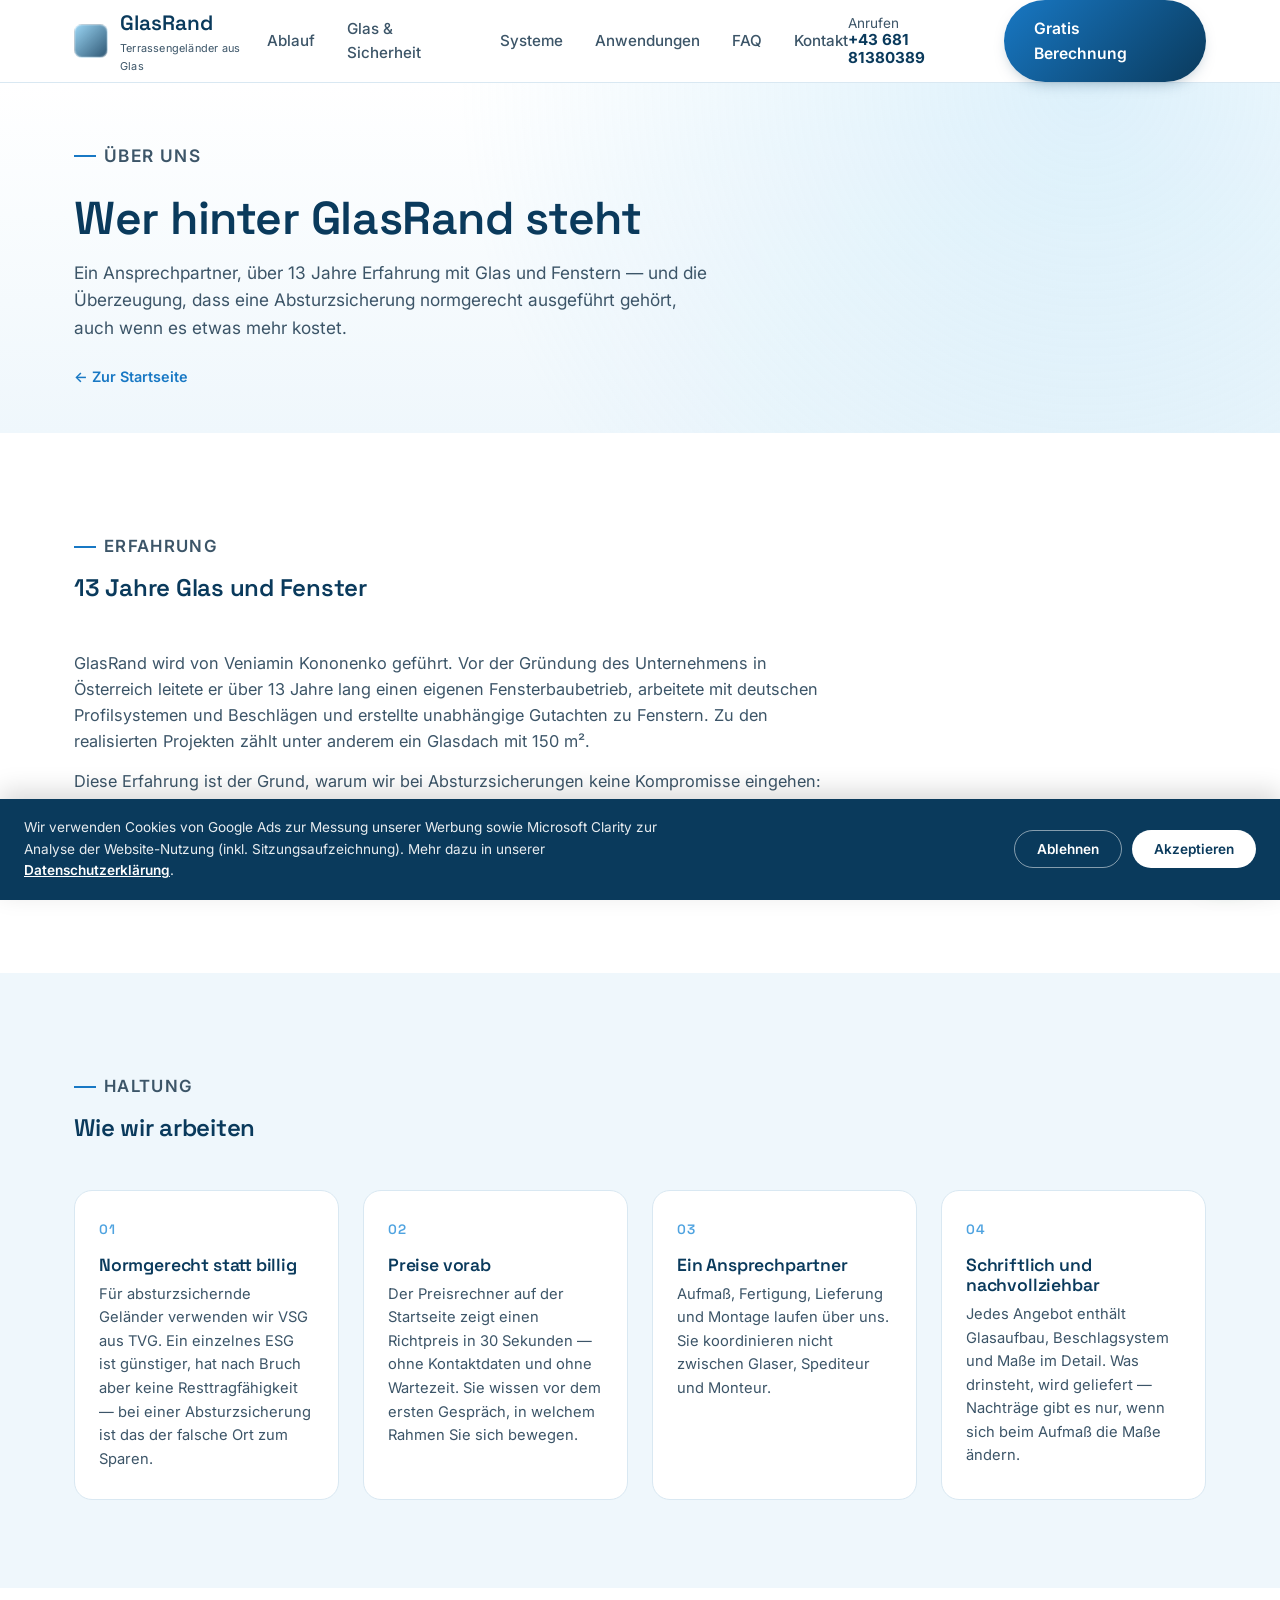
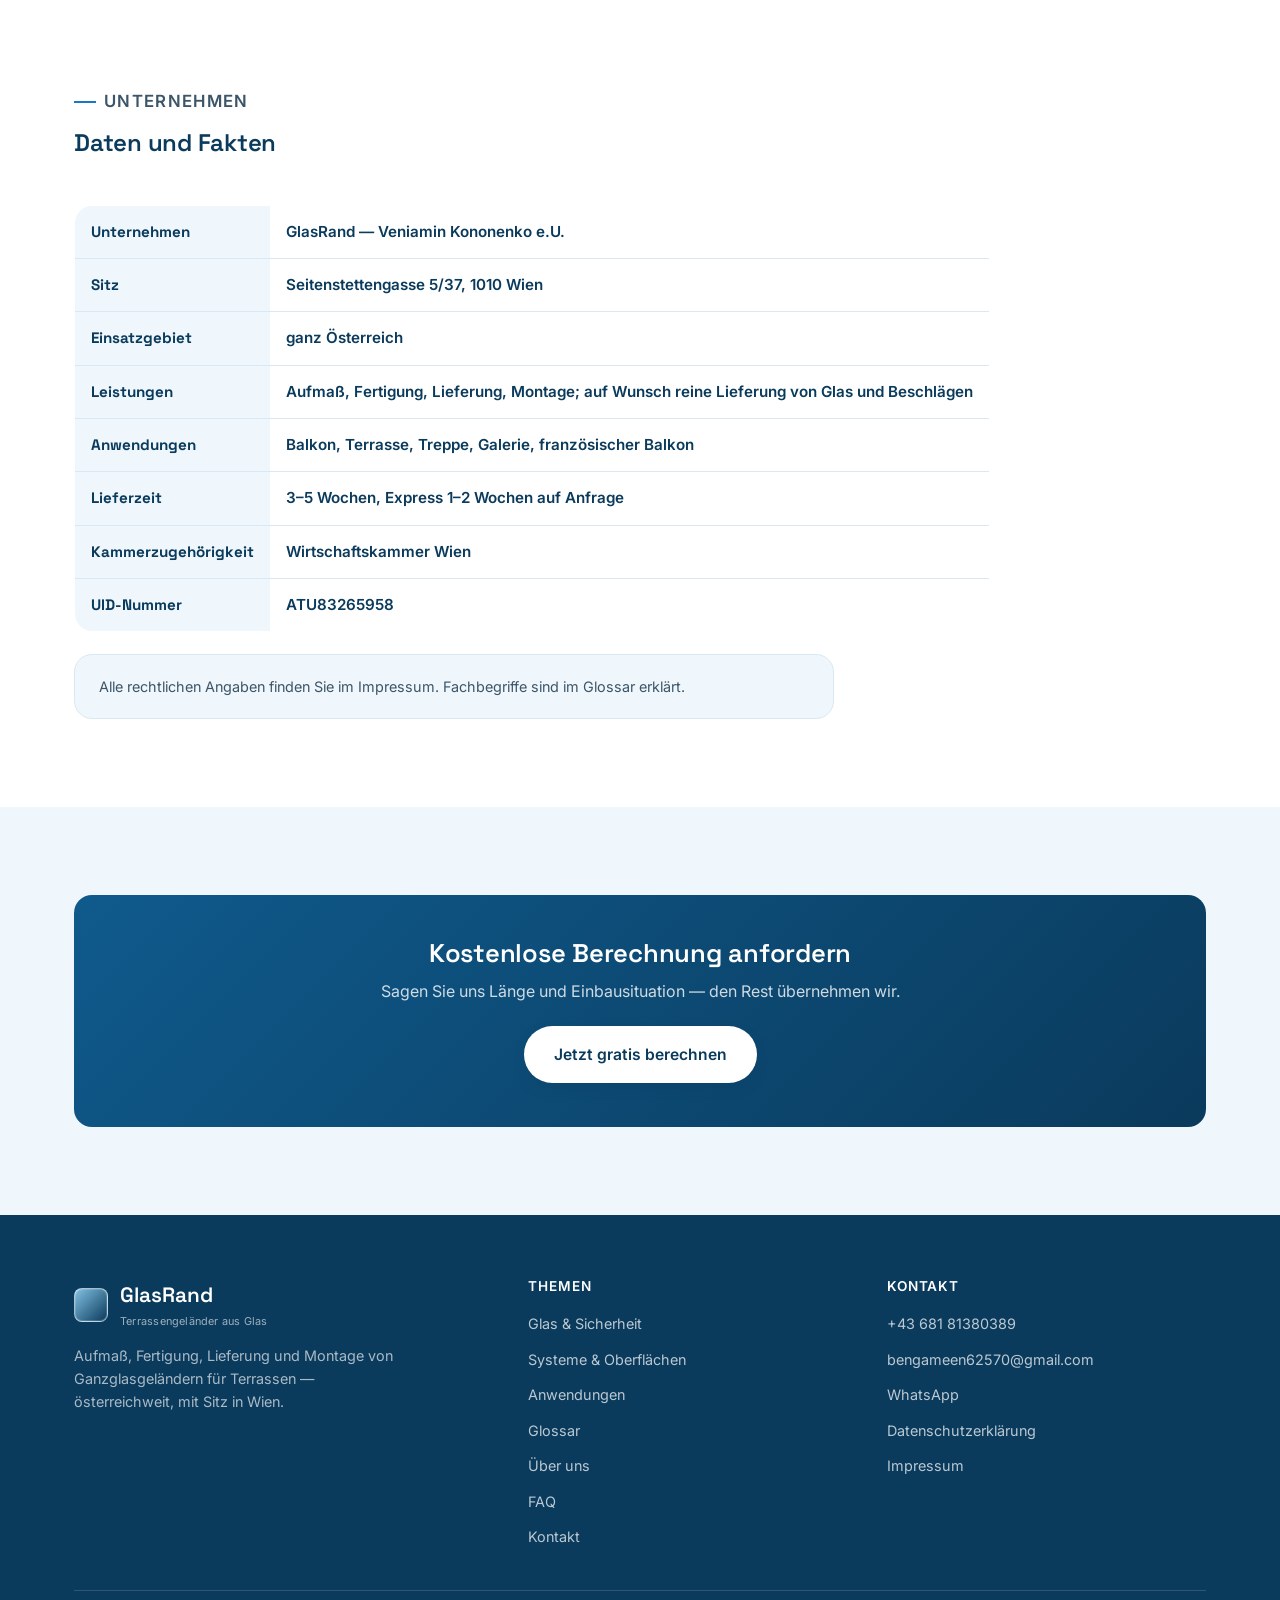
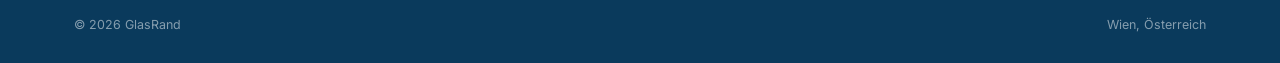
<file: ueber-uns.html>
<!DOCTYPE html>
<html lang="de">
<head>
<meta charset="UTF-8">
<!-- Google Consent Mode v2 -->
<script>
  window.dataLayer = window.dataLayer || [];
  function gtag(){dataLayer.push(arguments);}
  gtag('consent', 'default', {
    'ad_storage': 'denied','ad_user_data': 'denied','ad_personalization': 'denied','analytics_storage': 'denied'
  });
</script>
<script async src="https://www.googletagmanager.com/gtag/js?id=AW-17923302542"></script>
<script>
  window.dataLayer = window.dataLayer || [];
  function gtag(){dataLayer.push(arguments);}
  gtag('js', new Date());
  gtag('config', 'AW-17923302542');
</script>
<link rel="canonical" href="https://glasrand.at/ueber-uns.html">
<meta name="viewport" content="width=device-width, initial-scale=1.0">
<title>Über uns — 13 Jahre Erfahrung mit Glas | GlasRand</title>
<meta name="description" content="Hinter GlasRand steht Veniamin Kononenko — über 13 Jahre Erfahrung in der Glas- und Fensterbranche, eigenes Unternehmen, unabhängige Gutachten. Österreichweit tätig, mit Sitz in Wien.">
<link rel="icon" type="image/svg+xml" href="/favicon.svg">
<link rel="icon" type="image/png" sizes="32x32" href="/favicon-32.png">
<link rel="apple-touch-icon" href="/apple-touch-icon.png">
<link rel="preconnect" href="https://fonts.googleapis.com">
<link rel="preconnect" href="https://fonts.gstatic.com" crossorigin>
<link href="https://fonts.googleapis.com/css2?family=Space+Grotesk:wght@500;600;700&family=Inter:wght@400;500;600;700&display=swap" rel="stylesheet">
<link rel="stylesheet" href="/style.css">
<script type="application/ld+json">
{
  "@context": "https://schema.org",
  "@type": "AboutPage",
  "@id": "https://glasrand.at/ueber-uns.html#about",
  "mainEntity": {
    "@type": "Organization",
    "@id": "https://glasrand.at/#business",
    "name": "GlasRand",
    "legalName": "Veniamin Kononenko e.U.",
    "url": "https://glasrand.at/",
    "founder": {
      "@type": "Person",
      "name": "Veniamin Kononenko",
      "jobTitle": "Inhaber",
      "knowsAbout": [
        "Ganzglasgeländer",
        "Verbund-Sicherheitsglas VSG",
        "Einscheiben-Sicherheitsglas ESG",
        "Absturzsicherung nach OIB-Richtlinie 4",
        "Fensterbau",
        "Aluminiumfassaden",
        "Glasdachkonstruktionen"
      ],
      "description": "Über 13 Jahre Erfahrung in der Glas- und Fensterbranche. Führte ein eigenes Fensterbau-Unternehmen, erstellte unabhängige Gutachten zu Fenstern und realisierte unter anderem ein Glasdach mit 150 m²."
    },
    "vatID": "ATU83265958",
    "memberOf": { "@type": "Organization", "name": "Wirtschaftskammer Wien" },
    "areaServed": { "@type": "Country", "name": "Österreich" }
  }
}
</script>
</head>
<body>

<div class="cookie-banner hidden" id="cookie-banner">
  <p>Wir verwenden Cookies von Google Ads zur Messung unserer Werbung sowie Microsoft Clarity zur Analyse der Website-Nutzung (inkl. Sitzungsaufzeichnung). Mehr dazu in unserer <a href="/datenschutz.html">Datenschutzerklärung</a>.</p>
  <div class="cookie-actions">
    <button class="btn-cookie btn-cookie-decline" id="cookie-decline">Ablehnen</button>
    <button class="btn-cookie btn-cookie-accept" id="cookie-accept">Akzeptieren</button>
  </div>
</div>

<header class="site-header">
  <div class="container header-inner">
    <a href="/" class="logo">
      <span class="logo-mark"></span>
      <span>GlasRand<small>Terrassengeländer aus Glas</small></span>
    </a>
    <nav class="nav-links" id="navLinks">
      <a href="/#leistungen">Ablauf</a>
      <a href="/glas.html">Glas &amp; Sicherheit</a>
      <a href="/systeme.html">Systeme</a>
      <a href="/anwendungen.html">Anwendungen</a>
      <a href="/#faq">FAQ</a>
      <a href="/#kontakt">Kontakt</a>
    </nav>
    <div class="header-actions">
      <a href="tel:+4368181380389" class="header-phone"><span>Anrufen</span><strong>+43 681 81380389</strong></a>
      <a href="/#kontakt" class="btn btn-primary"><span>Gratis Berechnung</span></a>
      <button class="nav-toggle" id="navToggle" aria-label="Menü öffnen" aria-expanded="false"><span></span><span></span><span></span></button>
    </div>
  </div>
</header>

<main>
  <section class="subhero">
    <div class="container">
      <p class="eyebrow">Über uns</p>
      <h1>Wer hinter GlasRand steht</h1>
      <p>Ein Ansprechpartner, über 13 Jahre Erfahrung mit Glas und Fenstern — und die Überzeugung, dass eine Absturzsicherung normgerecht ausgeführt gehört, auch wenn es etwas mehr kostet.</p>
      <a href="/" class="backlink">← Zur Startseite</a>
    </div>
  </section>

  <section>
    <div class="container">
      <div class="section-head">
        <p class="eyebrow">Erfahrung</p>
        <h2>13 Jahre Glas und Fenster</h2>
      </div>
      <p style="max-width:760px;color:var(--ink-soft);font-size:1.02rem;">GlasRand wird von Veniamin Kononenko geführt. Vor der Gründung des Unternehmens in Österreich leitete er über 13 Jahre lang einen eigenen Fensterbaubetrieb, arbeitete mit deutschen Profilsystemen und Beschlägen und erstellte unabhängige Gutachten zu Fenstern. Zu den realisierten Projekten zählt unter anderem ein Glasdach mit 150 m².</p>
      <p style="max-width:760px;color:var(--ink-soft);font-size:1.02rem;margin-top:14px;">Diese Erfahrung ist der Grund, warum wir bei Absturzsicherungen keine Kompromisse eingehen: Wer jahrelang Schadensfälle begutachtet hat, weiß, woran Konstruktionen scheitern.</p>

      <div class="spec-tags" style="margin-top:26px">
        <span>über 13 Jahre Branchenerfahrung</span>
        <span>Mitglied der Wirtschaftskammer Wien</span>
        <span>UID ATU83265958</span>
        <span>österreichweit tätig</span>
      </div>
    </div>
  </section>

  <section class="section-alt">
    <div class="container">
      <div class="section-head">
        <p class="eyebrow">Haltung</p>
        <h2>Wie wir arbeiten</h2>
      </div>
      <div class="process-grid">
        <div class="process-card">
          <div class="process-num">01</div>
          <h3>Normgerecht statt billig</h3>
          <p>Für absturzsichernde Geländer verwenden wir VSG aus TVG. Ein einzelnes ESG ist günstiger, hat nach Bruch aber keine Resttragfähigkeit — bei einer Absturzsicherung ist das der falsche Ort zum Sparen.</p>
        </div>
        <div class="process-card">
          <div class="process-num">02</div>
          <h3>Preise vorab</h3>
          <p>Der Preisrechner auf der Startseite zeigt einen Richtpreis in 30 Sekunden — ohne Kontaktdaten und ohne Wartezeit. Sie wissen vor dem ersten Gespräch, in welchem Rahmen Sie sich bewegen.</p>
        </div>
        <div class="process-card">
          <div class="process-num">03</div>
          <h3>Ein Ansprechpartner</h3>
          <p>Aufmaß, Fertigung, Lieferung und Montage laufen über uns. Sie koordinieren nicht zwischen Glaser, Spediteur und Monteur.</p>
        </div>
        <div class="process-card">
          <div class="process-num">04</div>
          <h3>Schriftlich und nachvollziehbar</h3>
          <p>Jedes Angebot enthält Glasaufbau, Beschlagsystem und Maße im Detail. Was drinsteht, wird geliefert — Nachträge gibt es nur, wenn sich beim Aufmaß die Maße ändern.</p>
        </div>
      </div>
    </div>
  </section>

  <section>
    <div class="container">
      <div class="section-head">
        <p class="eyebrow">Unternehmen</p>
        <h2>Daten und Fakten</h2>
      </div>
      <table class="norm-table" style="max-width:760px">
        <tr><th>Unternehmen</th><td>GlasRand — Veniamin Kononenko e.U.</td></tr>
        <tr><th>Sitz</th><td>Seitenstettengasse 5/37, 1010 Wien</td></tr>
        <tr><th>Einsatzgebiet</th><td>ganz Österreich</td></tr>
        <tr><th>Leistungen</th><td>Aufmaß, Fertigung, Lieferung, Montage; auf Wunsch reine Lieferung von Glas und Beschlägen</td></tr>
        <tr><th>Anwendungen</th><td>Balkon, Terrasse, Treppe, Galerie, französischer Balkon</td></tr>
        <tr><th>Lieferzeit</th><td>3–5 Wochen, Express 1–2 Wochen auf Anfrage</td></tr>
        <tr><th>Kammerzugehörigkeit</th><td>Wirtschaftskammer Wien</td></tr>
        <tr><th>UID-Nummer</th><td>ATU83265958</td></tr>
      </table>
      <div class="note-card" style="max-width:760px">Alle rechtlichen Angaben finden Sie im <a href="/impressum.html">Impressum</a>. Fachbegriffe sind im <a href="/glossar.html">Glossar</a> erklärt.</div>
    </div>
  </section>

  <section class="section-alt">
    <div class="container">
      <div class="cta-band">
        <h2>Kostenlose Berechnung anfordern</h2>
        <p>Sagen Sie uns Länge und Einbausituation — den Rest übernehmen wir.</p>
        <a href="/#kontakt" class="btn btn-primary" style="background:#fff;color:var(--blue-900)"><span>Jetzt gratis berechnen</span></a>
      </div>
    </div>
  </section>
</main>

<footer>
  <div class="container">
    <div class="footer-grid">
      <div class="footer-brand">
        <a href="/" class="logo"><span class="logo-mark"></span><span>GlasRand<small>Terrassengeländer aus Glas</small></span></a>
        <p>Aufmaß, Fertigung, Lieferung und Montage von Ganzglasgeländern für Terrassen — österreichweit, mit Sitz in Wien.</p>
      </div>
      <div class="footer-col">
        <h4>Themen</h4>
        <ul>
          <li><a href="/glas.html">Glas &amp; Sicherheit</a></li>
          <li><a href="/systeme.html">Systeme &amp; Oberflächen</a></li>
          <li><a href="/anwendungen.html">Anwendungen</a></li>
          <li><a href="/glossar.html">Glossar</a></li>
          <li><a href="/ueber-uns.html">Über uns</a></li>
          <li><a href="/#faq">FAQ</a></li>
          <li><a href="/#kontakt">Kontakt</a></li>
        </ul>
      </div>
      <div class="footer-col">
        <h4>Kontakt</h4>
        <ul>
          <li><a href="tel:+4368181380389">+43 681 81380389</a></li>
          <li><a href="mailto:bengameen62570@gmail.com">bengameen62570@gmail.com</a></li>
          <li><a href="https://wa.me/4368181380389" target="_blank" rel="noopener">WhatsApp</a></li>
          <li><a href="/datenschutz.html">Datenschutzerklärung</a></li>
          <li><a href="/impressum.html">Impressum</a></li>
        </ul>
      </div>
    </div>
    <div class="footer-legal"><span>© <span id="year"></span> GlasRand</span><span>Wien, Österreich</span></div>
  </div>
</footer>

<a href="https://wa.me/4368181380389" target="_blank" rel="noopener" class="wa-float" aria-label="WhatsApp Chat starten">
  <svg viewBox="0 0 24 24" fill="#fff"><path d="M12 2C6.48 2 2 6.48 2 12c0 1.85.5 3.58 1.38 5.07L2 22l5.06-1.33A9.94 9.94 0 0 0 12 22c5.52 0 10-4.48 10-10S17.52 2 12 2zm0 18c-1.6 0-3.1-.44-4.38-1.2l-.31-.18-3.01.79.8-2.94-.2-.3A7.94 7.94 0 0 1 4 12c0-4.41 3.59-8 8-8s8 3.59 8 8-3.59 8-8 8z"/></svg>
</a>
<script src="/script.js"></script>
</body>
</html>
</file>
<file: style.css>
/* ============================================================
   GlasRand — Terrassengeländer aus Glas
   Design tokens
   ============================================================ */
:root{
  --white:#ffffff;
  --ink:#0b1e2d;
  --ink-soft:#3c5568;
  --blue-900:#0a3a5c;
  --blue-700:#0f5a8c;
  --blue-600:#1878c4;
  --blue-400:#4fa3e0;
  --blue-300:#8fd0f2;
  --blue-050:#eff7fc;
  --line:#d9e8f2;
  --shadow:0 20px 50px -20px rgba(10,58,92,.25);
  --radius:18px;
  --radius-sm:10px;
  --font-display:'Space Grotesk', sans-serif;
  --font-body:'Inter', sans-serif;
}

*{box-sizing:border-box;margin:0;padding:0;}
html{scroll-behavior:smooth;}
@media (prefers-reduced-motion: reduce){
  html{scroll-behavior:auto;}
  *{animation-duration:.001ms !important; animation-iteration-count:1 !important; transition-duration:.001ms !important;}
}

body{
  font-family:var(--font-body);
  color:var(--ink);
  background:var(--white);
  line-height:1.6;
  -webkit-font-smoothing:antialiased;
  overflow-x:hidden;
}

img{max-width:100%;display:block;}
a{color:inherit;text-decoration:none;}
ul{list-style:none;}
button{font-family:inherit;cursor:pointer;border:none;background:none;}

h1,h2,h3,h4{
  font-family:var(--font-display);
  font-weight:600;
  line-height:1.15;
  letter-spacing:-.01em;
  color:var(--blue-900);
}

.container{
  width:100%;
  max-width:1180px;
  margin:0 auto;
  padding:0 24px;
}

.eyebrow{
  display:inline-flex;
  align-items:center;
  gap:8px;
  font-size:.8rem;
  font-weight:600;
  letter-spacing:.08em;
  text-transform:uppercase;
  color:var(--blue-600);
  margin-bottom:14px;
}
.eyebrow::before{
  content:"";
  width:22px;height:2px;
  background:var(--blue-600);
  display:inline-block;
}

section{padding:88px 0;}
.section-alt{background:var(--blue-050);}
.section-head{max-width:640px;margin-bottom:48px;}
.section-head p{color:var(--ink-soft);font-size:1.05rem;margin-top:12px;}

/* Focus visibility */
a:focus-visible,button:focus-visible,input:focus-visible,textarea:focus-visible{
  outline:3px solid var(--blue-400);
  outline-offset:2px;
}

/* ============ Buttons — signature "glass shine" ============ */
.btn{
  position:relative;
  display:inline-flex;
  align-items:center;
  justify-content:center;
  gap:10px;
  padding:16px 30px;
  border-radius:100px;
  font-weight:600;
  font-size:.98rem;
  transition:transform .2s ease, box-shadow .2s ease;
}
.btn > *{position:relative;z-index:2;}

.btn-primary{
  background:linear-gradient(135deg, var(--blue-600), var(--blue-900));
  color:var(--white);
  box-shadow:0 6px 16px -8px rgba(10,58,92,.5);
}
.btn-primary:hover{transform:translateY(-2px) scale(1.02);box-shadow:0 14px 26px -10px rgba(10,58,92,.55);}

.btn-ghost{
  background:var(--white);
  color:var(--blue-900);
  border:1.5px solid var(--line);
}
.btn-ghost:hover{border-color:var(--blue-400);transform:translateY(-2px) scale(1.02);box-shadow:0 10px 20px -12px rgba(10,58,92,.3);}

.btn-whatsapp{
  background:linear-gradient(135deg,#1ea952,#0d7c3c);
  color:var(--white);
  box-shadow:0 6px 16px -8px rgba(13,124,60,.5);
}
.btn-whatsapp:hover{transform:translateY(-2px) scale(1.02);box-shadow:0 14px 26px -10px rgba(13,124,60,.55);}

.btn-block{width:100%;}

/* ============ Header ============ */
.site-header{
  position:sticky;top:0;z-index:50;
  background:rgba(255,255,255,.85);
  backdrop-filter:blur(10px);
  border-bottom:1px solid var(--line);
}
.header-inner{
  display:flex;align-items:center;justify-content:space-between;
  height:82px;
}
.logo{
  display:flex;align-items:center;gap:12px;
  font-family:var(--font-display);
  font-weight:600;font-size:1.3rem;color:var(--blue-900);
}
.logo-mark{
  width:34px;height:34px;border-radius:8px;
  background:linear-gradient(135deg, rgba(143,208,242,.9), rgba(10,58,92,.85));
  border:1px solid rgba(255,255,255,.6);
  position:relative;overflow:hidden;
  box-shadow:inset 0 0 0 1px rgba(255,255,255,.15);
}
.logo-mark::after{
  content:"";position:absolute;inset:0;
  background:linear-gradient(115deg, transparent 30%, rgba(255,255,255,.85) 48%, transparent 66%);
  transform:translateX(-120%);
  animation:logo-shine 5s ease-in-out infinite;
}
@keyframes logo-shine{
  0%,60%{transform:translateX(-120%);}
  80%,100%{transform:translateX(120%);}
}
.logo small{display:block;font-family:var(--font-body);font-weight:400;font-size:.68rem;color:var(--ink-soft);letter-spacing:.02em;}

.nav-links{
  display:flex;align-items:center;gap:32px;
  font-size:.95rem;font-weight:500;
}
.nav-links a{color:var(--ink-soft);transition:color .2s;}
.nav-links a:hover{color:var(--blue-600);}

.header-actions{display:flex;align-items:center;gap:14px;}
.header-phone{
  display:flex;flex-direction:column;line-height:1.2;font-size:.85rem;color:var(--ink-soft);
}
.header-phone strong{color:var(--blue-900);font-size:.95rem;}

.nav-toggle{display:none;}

@media (max-width:900px){
  .nav-links{
    position:fixed;top:82px;left:0;right:0;
    background:var(--white);
    flex-direction:column;
    align-items:flex-start;
    gap:0;
    border-bottom:1px solid var(--line);
    transform:translateY(-8px);
    opacity:0;pointer-events:none;
    transition:opacity .25s ease, transform .25s ease;
  }
  .nav-links.open{opacity:1;pointer-events:auto;transform:translateY(0);}
  .nav-links a{width:100%;padding:16px 24px;border-top:1px solid var(--line);}
  .header-phone{display:none;}
  .nav-toggle{
    display:flex;flex-direction:column;gap:5px;width:26px;
  }
  .nav-toggle span{height:2px;background:var(--blue-900);border-radius:2px;}
}

/* ============ Hero ============ */
.hero{
  padding:70px 0 60px;
  background:
    radial-gradient(circle at 85% 0%, rgba(143,208,242,.35), transparent 55%),
    linear-gradient(180deg, var(--white), var(--blue-050));
  overflow:hidden;
}
.hero-grid{
  display:grid;grid-template-columns:1.05fr .95fr;gap:56px;align-items:center;
}
.hero h1{font-size:clamp(2.3rem, 4vw, 3.4rem);}
.hero-lead{margin:20px 0 32px;font-size:1.12rem;color:var(--ink-soft);max-width:520px;}
.hero-cta{display:flex;flex-wrap:wrap;gap:14px;}
.hero-trust{
  display:flex;gap:28px;margin-top:40px;flex-wrap:wrap;
}
.hero-trust div{font-size:.85rem;color:var(--ink-soft);}
.hero-trust strong{display:block;font-family:var(--font-display);font-size:1.5rem;color:var(--blue-900);}

/* Signature illustration: terrace with mountain view and glass railing in sunlight */
.hero-scene{
  position:relative;height:380px;border-radius:24px;overflow:hidden;box-shadow:var(--shadow);
}
.hero-scene img{width:100%;height:100%;object-fit:cover;object-position:center;display:block;}
.scene-sky{
  position:absolute;inset:0;
  background:linear-gradient(180deg,#bfe3f5 0%, #eaf6ff 38%, #fff3da 64%, #ffdfa8 100%);
}
.scene-sun{
  position:absolute;top:34px;right:54px;width:74px;height:74px;border-radius:50%;
  background:radial-gradient(circle, #fffaf0 0%, #ffe6a0 55%, rgba(255,224,150,0) 76%);
  box-shadow:0 0 70px 26px rgba(255,222,150,.5);
}
.mountain{position:absolute;left:0;right:0;bottom:96px;}
.mountain-back{
  height:150px;background:var(--blue-300);opacity:.5;
  clip-path:polygon(0% 100%, 0% 55%, 12% 30%, 22% 50%, 34% 15%, 46% 42%, 58% 20%, 70% 46%, 82% 12%, 92% 38%, 100% 22%, 100% 100%);
}
.mountain-front{
  height:118px;bottom:96px;background:var(--blue-900);opacity:.82;
  clip-path:polygon(0% 100%, 0% 65%, 10% 45%, 20% 60%, 32% 35%, 44% 58%, 56% 32%, 68% 55%, 80% 30%, 90% 52%, 100% 40%, 100% 100%);
}
.scene-terrace{
  position:absolute;left:0;right:0;bottom:0;height:70px;
  background:repeating-linear-gradient(90deg, #caa06c 0 26px, #b98a52 26px 28px);
}
.scene-foreground{position:absolute;left:0;right:0;bottom:0;height:100%;}
.scene-rail{
  position:absolute;left:24px;right:24px;bottom:69px;display:flex;gap:2px;height:100px;
  overflow:hidden;border-radius:2px;
}
.scene-rail .pane{
  flex:1;background:linear-gradient(165deg, rgba(255,255,255,.6), rgba(255,222,160,.25) 55%, rgba(255,255,255,.12));
  border:1px solid rgba(255,255,255,.75);
}
.scene-clamp{
  position:absolute;left:20px;right:20px;bottom:63px;height:9px;
  background:linear-gradient(90deg, var(--blue-900), var(--blue-600));border-radius:2px;
}
.scene-rail-top{
  position:absolute;left:24px;right:24px;bottom:168px;height:4px;
  background:linear-gradient(90deg, var(--blue-900), var(--blue-600));border-radius:2px;
}
.scene-glint{
  position:absolute;inset:-30% -60%;
  background:linear-gradient(100deg, transparent 32%, rgba(255,255,255,.85) 47%, rgba(255,244,214,.45) 53%, transparent 68%);
  transform:translateX(-140%);
  animation:glint-sweep 7s ease-in-out infinite;
}
@keyframes glint-sweep{
  0%,55%{transform:translateX(-140%);}
  78%,100%{transform:translateX(140%);}
}
@media (prefers-reduced-motion: reduce){
  .scene-glint{animation:none;transform:translateX(0);}
}

/* ============ Process / Leistungen ============ */
.process-grid{
  display:grid;grid-template-columns:repeat(4,1fr);gap:24px;
}
.process-card{
  background:var(--white);
  border:1px solid var(--line);
  border-radius:var(--radius);
  padding:28px 24px;
  transition:transform .25s ease, box-shadow .25s ease;
}
.process-card:hover{transform:translateY(-4px);box-shadow:var(--shadow);}
.process-num{
  font-family:var(--font-display);font-size:.85rem;font-weight:600;
  color:var(--blue-400);letter-spacing:.05em;margin-bottom:14px;
}
.process-card h3{font-size:1.1rem;margin-bottom:8px;}
.process-card p{font-size:.92rem;color:var(--ink-soft);}

.lead-time-banner{
  margin-top:32px;
  display:flex;align-items:center;gap:28px;flex-wrap:wrap;
  background:var(--blue-050);
  border:1px solid var(--line);
  border-radius:var(--radius);
  padding:22px 28px;
}
.lead-time-banner > div{flex:1;min-width:220px;}
.lead-time-banner strong{display:block;font-family:var(--font-display);color:var(--blue-900);font-size:1.05rem;margin-bottom:4px;}
.lead-time-banner span{font-size:.88rem;color:var(--ink-soft);}
.lead-time-divider{width:1px;align-self:stretch;background:var(--line);}
@media (max-width:560px){.lead-time-divider{display:none;}}

/* ============ Glass colors ============ */
.swatch-grid{
  display:grid;grid-template-columns:repeat(4,1fr);gap:20px;
}
.swatch{
  border-radius:var(--radius);
  overflow:hidden;
  border:1px solid var(--line);
  background:var(--white);
  transition:transform .25s ease, box-shadow .25s ease;
}
.swatch:hover{transform:translateY(-4px);box-shadow:var(--shadow);}
.swatch-media{
  position:relative;overflow:hidden;
  background:linear-gradient(180deg,#ffffff,#f4f8fb);
  border-bottom:1px solid var(--line);
}
.swatch-media img{width:100%;height:auto;display:block;}
.swatch-media::after{
  content:"";position:absolute;inset:0;pointer-events:none;
  background:linear-gradient(115deg, transparent 25%, rgba(255,255,255,.7) 45%, transparent 65%);
  transform:translateX(-130%);
  transition:transform .7s ease;
}
.swatch:hover .swatch-media::after{transform:translateX(130%);}
.swatch-info{padding:16px 18px;}
.swatch-info h3{font-size:1rem;margin-bottom:4px;}
.swatch-info p{font-size:.85rem;color:var(--ink-soft);}

/* ============ Glass types ============ */
.type-grid{
  display:grid;grid-template-columns:1fr 1fr;gap:28px;
}
.type-card{
  background:var(--white);border:1px solid var(--line);border-radius:var(--radius);
  padding:32px;
}
.type-card .type-visual{
  height:140px;border-radius:var(--radius-sm);margin-bottom:20px;
  background:var(--blue-050);
  display:flex;align-items:center;justify-content:center;
}
.type-card .type-visual svg{height:100%;width:auto;}
.type-card h3{font-size:1.3rem;margin-bottom:6px;}
.type-card .type-tag{font-size:.78rem;color:var(--blue-600);font-weight:600;letter-spacing:.04em;text-transform:uppercase;margin-bottom:14px;display:block;}
.type-card ul{margin-top:14px;display:grid;gap:8px;}
.type-card li{font-size:.92rem;color:var(--ink-soft);padding-left:20px;position:relative;}
.type-card li::before{
  content:"";position:absolute;left:0;top:8px;width:8px;height:8px;border-radius:2px;
  background:var(--blue-400);
}

/* ============ Fittings ============ */
.fit-grid{
  display:grid;grid-template-columns:repeat(3,1fr);gap:24px;
}
.fit-card{
  background:var(--white);border:1px solid var(--line);border-radius:var(--radius);
  padding:28px;text-align:left;
  transition:transform .25s ease, box-shadow .25s ease;
}
.fit-card:hover{transform:translateY(-4px);box-shadow:var(--shadow);}
.fit-visual{
  height:140px;border-radius:var(--radius-sm);margin-bottom:20px;
  background:var(--blue-050);
  display:flex;align-items:center;justify-content:center;
}
.fit-visual svg{height:100%;width:auto;}
.fit-media{
  border-radius:var(--radius-sm);overflow:hidden;margin-bottom:20px;
  background:linear-gradient(180deg,#ffffff,#f4f8fb);
  border:1px solid var(--line);
}
.fit-media img{width:100%;height:auto;display:block;}
.fit-card h3{font-size:1.08rem;margin-bottom:8px;}
.fit-card p{font-size:.9rem;color:var(--ink-soft);}

/* ============ Coverage ============ */
.coverage{
  display:grid;grid-template-columns:1fr 1fr;gap:48px;align-items:center;
}
.coverage h2{margin-bottom:16px;}
.coverage p{color:var(--ink-soft);margin-bottom:14px;}
.coverage-badges{display:flex;flex-wrap:wrap;gap:10px;margin-top:20px;}
.coverage-badges span{
  font-size:.82rem;font-weight:600;color:var(--blue-900);
  background:var(--blue-050);border:1px solid var(--line);
  padding:8px 14px;border-radius:100px;
}
.at-outline{
  border-radius:var(--radius);
  overflow:hidden;
  border:1px solid var(--line);
  min-height:320px;
}
.at-outline iframe{display:block;}

/* ============ Contact form ============ */
.contact-wrap{
  display:grid;grid-template-columns:.9fr 1.1fr;gap:56px;
}
.contact-info h2{margin-bottom:16px;}
.contact-info p{color:var(--ink-soft);margin-bottom:24px;}
.contact-method{
  display:flex;align-items:center;gap:14px;
  padding:16px 0;border-top:1px solid var(--line);
}
.contact-method:last-child{border-bottom:1px solid var(--line);}
.contact-method .icon{
  width:42px;height:42px;border-radius:10px;background:var(--blue-050);
  display:flex;align-items:center;justify-content:center;flex-shrink:0;
  color:var(--blue-600);font-weight:700;
}
.contact-method strong{display:block;font-size:.95rem;}
.contact-method span{font-size:.85rem;color:var(--ink-soft);}

.form-card{
  background:var(--white);border:1px solid var(--line);border-radius:var(--radius);
  padding:36px;box-shadow:var(--shadow);
}
.form-row{display:grid;grid-template-columns:1fr 1fr;gap:16px;}
.field{margin-bottom:18px;}
.field label{display:block;font-size:.85rem;font-weight:600;margin-bottom:6px;color:var(--blue-900);}
.field input[type=text],
.field input[type=email],
.field input[type=tel],
.field textarea{
  width:100%;padding:13px 14px;border:1.5px solid var(--line);border-radius:var(--radius-sm);
  font-family:inherit;font-size:.95rem;color:var(--ink);
  transition:border-color .2s;
  background:var(--white);
}
.field input:focus,.field textarea:focus{border-color:var(--blue-400);outline:none;}
.field textarea{resize:vertical;min-height:90px;}

.file-field{
  border:1.5px dashed var(--line);border-radius:var(--radius-sm);
  padding:20px;text-align:center;position:relative;cursor:pointer;
  transition:border-color .2s, background .2s;
}
.file-field:hover{border-color:var(--blue-400);background:var(--blue-050);}
.file-field input{position:absolute;inset:0;opacity:0;cursor:pointer;width:100%;height:100%;}
.file-field .file-label{font-size:.9rem;color:var(--ink-soft);}
.file-field .file-label strong{color:var(--blue-600);}
#file-name{display:block;margin-top:8px;font-size:.82rem;color:var(--blue-900);font-weight:600;}

.consent{
  display:flex;align-items:flex-start;gap:10px;margin:22px 0;font-size:.85rem;color:var(--ink-soft);
}
.consent input{margin-top:3px;width:16px;height:16px;accent-color:var(--blue-600);flex-shrink:0;}
.consent a{color:var(--blue-600);font-weight:600;text-decoration:underline;}

.form-note{font-size:.78rem;color:var(--ink-soft);margin-top:14px;text-align:center;}

/* ============ Footer ============ */
footer{
  background:var(--blue-900);color:rgba(255,255,255,.85);
  padding:64px 0 28px;
}
.footer-grid{
  display:grid;grid-template-columns:1.3fr 1fr 1fr;gap:40px;
  padding-bottom:40px;border-bottom:1px solid rgba(255,255,255,.15);
}
.footer-brand .logo{color:var(--white);}
.footer-brand .logo small{color:rgba(255,255,255,.6);}
.footer-brand p{margin-top:14px;font-size:.9rem;color:rgba(255,255,255,.65);max-width:320px;}
.footer-col h4{color:var(--white);font-family:var(--font-body);font-size:.85rem;text-transform:uppercase;letter-spacing:.06em;margin-bottom:16px;}
.footer-col ul{display:grid;gap:10px;}
.footer-col a{font-size:.9rem;color:rgba(255,255,255,.72);transition:color .2s;}
.footer-col a:hover{color:var(--white);}
.footer-legal{
  padding-top:24px;display:flex;justify-content:space-between;flex-wrap:wrap;gap:12px;
  font-size:.78rem;color:rgba(255,255,255,.5);
}

/* ============ Cookie-Zustimmung ============ */
.cookie-banner{
  position:fixed;left:0;right:0;bottom:0;z-index:100;
  background:var(--blue-900);color:rgba(255,255,255,.9);
  padding:18px 24px;
  display:flex;flex-wrap:wrap;align-items:center;justify-content:space-between;gap:16px;
  box-shadow:0 -8px 24px rgba(0,0,0,.15);
}
.cookie-banner.hidden{display:none;}
.cookie-banner p{margin:0;font-size:.85rem;max-width:640px;}
.cookie-banner a{color:#fff;text-decoration:underline;font-weight:600;}
.cookie-actions{display:flex;gap:10px;flex-shrink:0;}
.btn-cookie{
  padding:10px 22px;border-radius:100px;font-weight:600;font-size:.85rem;cursor:pointer;
  transition:transform .2s ease;
}
.btn-cookie:hover{transform:translateY(-1px) scale(1.02);}
.btn-cookie-accept{background:#fff;color:var(--blue-900);border:none;}
.btn-cookie-decline{background:transparent;color:#fff;border:1.5px solid rgba(255,255,255,.5);}
@media (max-width:560px){
  .cookie-banner{padding:16px;}
  .cookie-actions{width:100%;}
  .btn-cookie{flex:1;}
}

/* ============ WhatsApp floating button ============ */
.wa-float{
  position:fixed;bottom:24px;right:24px;z-index:60;
  width:60px;height:60px;border-radius:50%;
  background:linear-gradient(135deg,#25d366,#0d7c3c);
  display:flex;align-items:center;justify-content:center;
  box-shadow:0 12px 28px -8px rgba(13,124,60,.6);
  transition:transform .25s ease;
}
.wa-float:hover{transform:scale(1.08);}
.wa-float svg{width:28px;height:28px;fill:#fff;}

/* ============ Legal pages ============ */
.legal-page{padding:64px 0 100px;}
.legal-page h1{font-size:2rem;margin-bottom:8px;}
.legal-page .updated{font-size:.85rem;color:var(--ink-soft);margin-bottom:40px;}
.legal-page h2{font-size:1.2rem;margin:32px 0 10px;}
.legal-page p, .legal-page li{color:var(--ink-soft);font-size:.98rem;margin-bottom:10px;}
.legal-page ul{padding-left:20px;list-style:disc;}
.legal-page a{color:var(--blue-600);font-weight:600;text-decoration:underline;}
.legal-card{
  background:var(--blue-050);border:1px solid var(--line);border-radius:var(--radius);
  padding:24px 28px;margin-bottom:8px;
}
.legal-card dt{font-weight:600;color:var(--blue-900);font-size:.85rem;margin-top:12px;}
.legal-card dt:first-child{margin-top:0;}
.legal-card dd{color:var(--ink-soft);font-size:.95rem;}

/* ============ 404 ============ */
.error-page{
  min-height:80vh;display:flex;align-items:center;justify-content:center;text-align:center;
  padding:60px 24px;
  background:linear-gradient(180deg, var(--white), var(--blue-050));
}
.error-page .hero-scene{width:260px;margin:0 auto 32px;}
.error-page h1{font-size:clamp(2.4rem,6vw,4rem);}
.error-page p{color:var(--ink-soft);max-width:420px;margin:14px auto 30px;}

/* ============ Responsive ============ */
@media (max-width:960px){
  .hero-grid{grid-template-columns:1fr;}
  .hero-scene{order:-1;}
  .process-grid{grid-template-columns:repeat(2,1fr);}
  .swatch-grid{grid-template-columns:repeat(2,1fr);}
  .type-grid{grid-template-columns:1fr;}
  .fit-grid{grid-template-columns:1fr;}
  .coverage{grid-template-columns:1fr;}
  .contact-wrap{grid-template-columns:1fr;}
  .footer-grid{grid-template-columns:1fr 1fr;}
}
@media (max-width:560px){
  section{padding:64px 0;}
  .process-grid{grid-template-columns:1fr;}
  .swatch-grid{grid-template-columns:1fr 1fr;}
  .form-row{grid-template-columns:1fr;}
  .footer-grid{grid-template-columns:1fr;}
  .hero-trust{gap:20px;}
  .hero-scene{height:250px;}
}

/* ============ Trust bar ============ */
.trust-bar{padding:22px 0;background:var(--white);border-bottom:1px solid var(--line);}
.trust-inner{display:grid;grid-template-columns:repeat(4,1fr);gap:20px;}
.trust-item{display:flex;align-items:center;gap:12px;}
.trust-ic{
  flex-shrink:0;width:30px;height:30px;border-radius:50%;
  background:var(--blue-050);color:var(--blue-600);
  display:flex;align-items:center;justify-content:center;font-weight:700;font-size:.95rem;
}
.trust-item strong{display:block;font-size:.92rem;color:var(--blue-900);line-height:1.25;}
.trust-item span{font-size:.8rem;color:var(--ink-soft);}
@media (max-width:900px){.trust-inner{grid-template-columns:repeat(2,1fr);}}
@media (max-width:520px){.trust-inner{grid-template-columns:1fr;}}

/* ============ FAQ ============ */
.faq-list{display:grid;gap:14px;max-width:840px;}
.faq-item{
  border:1px solid var(--line);border-radius:var(--radius-sm);
  background:var(--white);overflow:hidden;transition:box-shadow .2s ease;
}
.faq-item[open]{box-shadow:0 10px 26px -18px rgba(10,58,92,.35);}
.faq-item summary{
  list-style:none;cursor:pointer;padding:18px 22px;
  font-family:var(--font-display);font-weight:600;color:var(--blue-900);font-size:1.02rem;
  display:flex;justify-content:space-between;align-items:center;gap:16px;
}
.faq-item summary::-webkit-details-marker{display:none;}
.faq-item summary::after{content:"+";font-size:1.5rem;color:var(--blue-600);line-height:1;flex-shrink:0;}
.faq-item[open] summary::after{content:"–";}
.faq-answer{padding:0 22px 20px;color:var(--ink-soft);font-size:.95rem;}
.faq-answer p{margin:0;}

/* ===== Subpages (systeme / glas / anwendungen) ===== */
.subhero{padding:56px 0 44px;background:radial-gradient(circle at 85% 0%,rgba(143,208,242,.30),transparent 55%),linear-gradient(180deg,var(--white),var(--blue-050));}
.subhero h1{font-size:clamp(2rem,3.6vw,2.9rem);margin-bottom:14px;}
.subhero p{color:var(--ink-soft);max-width:640px;font-size:1.08rem;margin-bottom:22px;}
.backlink{display:inline-block;font-size:.9rem;color:var(--blue-600);font-weight:600;}
.backlink:hover{text-decoration:underline;}
.section-link{display:inline-block;margin-top:18px;font-weight:600;color:var(--blue-600);}
.section-link:hover{text-decoration:underline;}

.sys-block{padding:34px 0;border-top:1px solid var(--line);}
.sys-block:first-of-type{border-top:none;padding-top:8px;}
.sys-block h2{font-size:1.5rem;margin-bottom:8px;}
.sys-block .sys-desc{color:var(--ink-soft);max-width:640px;margin-bottom:22px;}
.spec-tags{display:flex;flex-wrap:wrap;gap:10px;margin-top:18px;}
.spec-tags span{font-size:.82rem;font-weight:600;color:var(--blue-900);background:var(--blue-050);border:1px solid var(--line);padding:8px 14px;border-radius:100px;}

.norm-table{width:100%;border-collapse:collapse;margin-top:8px;border:1px solid var(--line);border-radius:var(--radius);overflow:hidden;}
.norm-table th,.norm-table td{text-align:left;padding:14px 16px;border-bottom:1px solid var(--line);font-size:.95rem;}
.norm-table th{background:var(--blue-050);font-family:var(--font-display);color:var(--blue-900);}
.norm-table tr:last-child td{border-bottom:none;}
.norm-table td:last-child{font-weight:600;color:var(--blue-900);white-space:nowrap;}
.note-card{margin-top:22px;background:var(--blue-050);border:1px solid var(--line);border-radius:var(--radius);padding:20px 24px;font-size:.9rem;color:var(--ink-soft);}
.cta-band{background:linear-gradient(135deg,var(--blue-700),var(--blue-900));color:#fff;text-align:center;border-radius:var(--radius);padding:44px 28px;}
.cta-band h2{color:#fff;font-size:1.6rem;margin-bottom:10px;}
.cta-band p{color:rgba(255,255,255,.8);margin-bottom:22px;}

/* Button micro-interaction — leichte Vergrößerung + weicher Schatten */
.btn{transition:transform .18s ease, box-shadow .18s ease;}
.btn:hover{transform:translateY(-2px) scale(1.03);}
.btn-primary:hover{box-shadow:0 16px 32px -10px rgba(10,58,92,.55);}

/* ===== Beschläge: Farb-/Oberflächen-Hinweis + klickbare Karten ===== */
a.fit-card{display:block;color:inherit;}
.finish-dots{display:flex;gap:7px;margin:14px 0 2px;}
.finish-dots i{width:18px;height:18px;border-radius:50%;border:1px solid rgba(10,58,92,.18);box-shadow:inset 0 1px 2px rgba(255,255,255,.55);}
.d-silber{background:linear-gradient(135deg,#eef2f5,#b7c2ca);}
.d-satin{background:linear-gradient(135deg,#e2e8ec,#c2ccd2);}
.d-poliert{background:linear-gradient(135deg,#ffffff,#cdd6dc);}
.d-schwarz{background:linear-gradient(135deg,#3a3f44,#111315);}
.d-gold{background:linear-gradient(135deg,#e9c766,#b8892f);}
.fit-more{display:inline-block;margin-top:10px;font-size:.85rem;font-weight:600;color:var(--blue-600);}
a.fit-card:hover .fit-more{text-decoration:underline;}

/* ===== Interaktiver Oberflächen-Picker (systeme.html) ===== */
.picker{display:grid;grid-template-columns:1fr 1fr;gap:36px;align-items:center;}
.picker-media{background:linear-gradient(180deg,#fff,#f4f8fb);border:1px solid var(--line);border-radius:var(--radius);overflow:hidden;}
.picker-media img{width:100%;height:auto;display:block;}
.picker-info h2{font-size:1.5rem;margin-bottom:8px;}
.finish-choose{display:flex;flex-wrap:wrap;gap:10px;margin:16px 0 10px;}
.fc{display:inline-flex;align-items:center;gap:8px;padding:8px 15px 8px 10px;border:1.5px solid var(--line);border-radius:100px;background:#fff;font-family:inherit;font-weight:600;font-size:.85rem;color:var(--blue-900);cursor:pointer;transition:border-color .2s,box-shadow .2s,transform .15s;}
.fc i{width:18px;height:18px;border-radius:50%;border:1px solid rgba(10,58,92,.18);}
.fc:hover{border-color:var(--blue-400);transform:translateY(-1px);}
.fc.active{border-color:var(--blue-600);box-shadow:0 0 0 3px rgba(24,120,196,.15);}
.finish-current{font-size:.9rem;color:var(--ink-soft);margin-bottom:6px;}
@media(max-width:760px){.picker{grid-template-columns:1fr;gap:22px;}}

/* ===== Mini-Farbwähler (Startseite Beschläge) + kleinere Picker-Bilder ===== */
.fc-mini{gap:8px;margin:12px 0 6px;}
.fc-mini .fc{padding:5px;border-radius:50%;}
.fc-mini .fc i{width:22px;height:22px;}
.fc-mini .fc span{display:none;}
.picker-media{max-width:440px;margin-left:auto;margin-right:auto;}
a.fit-more:hover{text-decoration:underline;}

/* ===== Picker-Bilder kleiner (systeme.html) ===== */
.picker{grid-template-columns:340px 1fr;}
.picker-media{max-width:none;margin:0;}
@media(max-width:760px){
  .picker{grid-template-columns:1fr;}
  .picker-media{max-width:300px;margin-left:auto;margin-right:auto;}
}


/* ============================================================
   Fix 26.09.2026 — kein horizontaler Überlauf auf dem Handy
   Ursache: Logo + Button in der Kopfzeile waren zusammen
   breiter als der Bildschirm; dadurch verschob sich die
   ganze Seite und das Menü-Symbol lag außerhalb.
   ============================================================ */
html{overflow-x:clip;}
body{overflow-x:clip;}
img,svg,iframe,video,table{max-width:100%;}

@media (max-width:700px){
  .container{padding-left:16px;padding-right:16px;}
  .logo small{display:none;}
  .logo{font-size:1.05rem;gap:9px;}
  .logo-mark{width:30px;height:30px;}
  .header-actions{gap:10px;}
  .header-actions .btn{padding:11px 16px;font-size:.86rem;}
  .header-inner{height:66px;}
  .nav-links{top:66px;}
}
@media (max-width:380px){
  .header-actions .btn{padding:10px 12px;font-size:.8rem;}
  .logo{font-size:.98rem;}
}

/* ─────────────────────────────────────────────────────────────
   Телефон: эскиз ограждения едет вместе с экраном, пока
   заказчик крутит длину, высоту и остальные параметры ниже.
   ───────────────────────────────────────────────────────────── */
@media (max-width:860px){
  #rechner .viz{
    position:sticky; top:67px; z-index:6;
    margin-bottom:18px; padding:10px 12px 6px;
    background:#fbfdff;
    box-shadow:0 12px 24px -18px rgba(0,0,0,.45);
  }
  #rechner .viz svg{ height:24vh !important; width:100%; }
  #rechner .viz-cap{ font-size:.78rem; margin-top:2px; }
  /* якорные переходы не должны уводить поля под липкий эскиз */
  #rechner .field, #rechner .result{ scroll-margin-top:calc(24vh + 96px); }
}

/* ── Bewertungen ── */
.rv-head{display:flex;align-items:center;gap:14px;flex-wrap:wrap;margin-bottom:18px}
.rv-score{font-size:34px;font-weight:800;letter-spacing:-.02em;line-height:1}
.rv-score small{font-size:15px;font-weight:600;opacity:.7;margin-left:6px}
.rv-stars{color:#e8a317;letter-spacing:2px;font-size:17px}
.rv-src{font-size:14px;opacity:.75}
.rv-grid{display:grid;grid-template-columns:repeat(2,1fr);gap:14px}
.rv-card{background:#fff;border:1px solid rgba(0,0,0,.08);border-radius:14px;padding:18px 18px 16px;font-size:14.5px;line-height:1.5}
.rv-top{display:flex;justify-content:space-between;align-items:center;margin-bottom:8px}
.rv-date{font-size:13px;opacity:.6}
.rv-who{margin:0 0 2px}.rv-text{margin:8px 0 0;font-style:italic}.rv-job{margin:0 0 12px;opacity:.8}
.rv-ans{margin:0;padding:10px 12px;border-radius:10px;background:rgba(0,0,0,.04);font-size:13.5px}
.rv-ans span{font-weight:700}
@media(max-width:860px){.rv-grid{grid-template-columns:1fr}}

/* ============ Richtpreis-Gate ============ */
#rechner .result .locked{filter:blur(9px);user-select:none;pointer-events:none;}
.gate{background:#fff;border:1.5px solid var(--blue-900,#0f3b5c);border-radius:14px;padding:16px 16px 12px;margin:4px 0 14px;}
.gate-title{font-weight:700;font-size:1.05rem;margin-bottom:4px;}
.gate-text{margin:0 0 12px;font-size:.9rem;color:#4b5b6b;}
.gate-row{display:flex;flex-direction:column;gap:8px;margin-bottom:10px;}
.gate-row input{width:100%;box-sizing:border-box;padding:12px 14px;border:1.5px solid #c9d3dc;border-radius:10px;font:inherit;font-size:1rem;}
.gate-row input:focus{outline:none;border-color:var(--blue-900,#0f3b5c);}
.gate-btn{width:100%;margin:0;}
.gate-hint{margin:10px 0 0;font-size:.78rem;color:#6b7a89;}
.gate-hint.err{color:#b4232c;font-weight:600;}
/* компактный cookie-баннер на телефоне — не закрывает треть экрана */
@media (max-width:560px){
  .cookie-banner{padding:7px 12px;gap:8px;flex-wrap:nowrap;align-items:center;}
  .cookie-banner p{font-size:.66rem;line-height:1.25;}
  .cookie-actions{width:auto;flex-direction:column;gap:6px;}
  .btn-cookie{padding:5px 10px;font-size:.74rem;white-space:nowrap;}
}

/* липкая панель с ценой на телефоне */
.pdock{display:none}
@media (max-width:980px){
  .pdock{display:flex;position:fixed;left:0;right:0;bottom:0;z-index:70;align-items:center;justify-content:space-between;gap:12px;
    background:#fff;border-top:1px solid #dfe6ec;padding:9px 14px;box-shadow:0 -4px 16px rgba(0,0,0,.08)}
  .pd-sum{display:flex;flex-direction:column;line-height:1.15}
  .pd-sum span{font-size:.68rem;color:#6b7a89;text-transform:uppercase;letter-spacing:.04em}
  .pd-sum b{font-size:1.25rem;color:var(--blue-900,#0f3b5c)}
  .pd-sum b.locked{filter:blur(7px);user-select:none}
  .pd-btn{display:inline-block;width:auto;margin:0;padding:11px 18px;font-size:.9rem;white-space:nowrap;background:var(--blue-900,#0f3b5c);color:#fff;border-radius:100px;font-weight:700;text-decoration:none;text-align:center}
  body{padding-bottom:70px}
  .cookie-banner{bottom:62px}
  .wa-float{bottom:84px}
}
</file>
